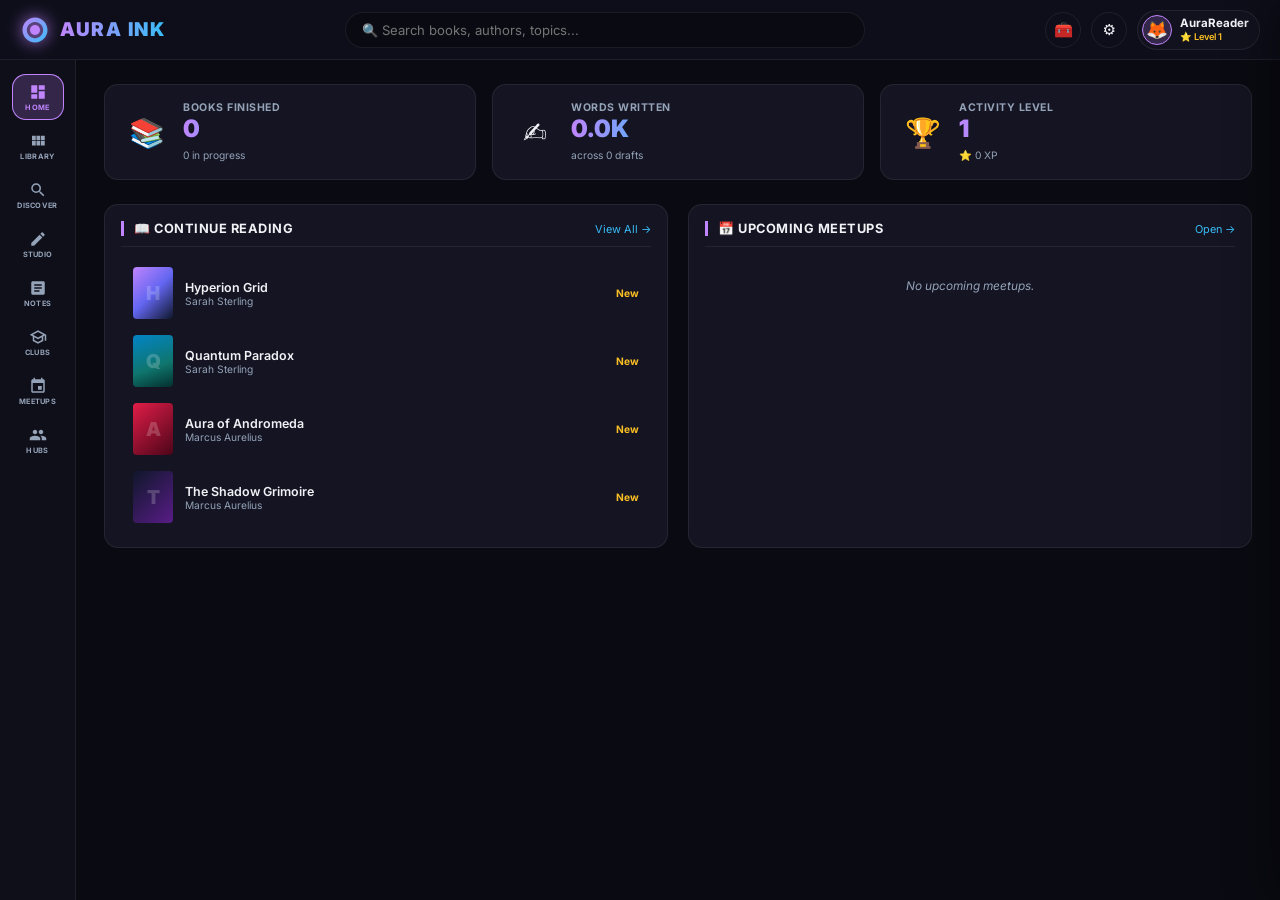
<file: com_ink.html>
<!DOCTYPE html>
<html lang="en">
<head>
<meta charset="UTF-8" />
<meta name="viewport" content="width=device-width, initial-scale=1.0" />
<link rel="manifest" id="manifest-link">
<meta name="theme-color" content="#00FFFF">
<title>Aura Ink — Studio</title>
<link rel="preconnect" href="https://fonts.googleapis.com">
<link rel="preconnect" href="https://fonts.gstatic.com" crossorigin>
<link href="https://fonts.googleapis.com/css2?family=Inter:wght@400;600;800;900&family=Playfair+Display:wght@400;700;900&family=Merriweather:wght@400;700&family=Lora:wght@400;700&family=Crimson+Text&family=DM+Serif+Display&family=Cormorant+Garamond:wght@400;700&family=Libre+Baskerville&family=IBM+Plex+Serif&family=Bitter&family=Cinzel:wght@400;700&family=Poppins:wght@400;700&family=Montserrat:wght@400;700&family=Raleway:wght@400;700&family=Space+Mono&family=JetBrains+Mono&family=Fira+Code&family=Source+Code+Pro&family=Caveat:wght@400;700&family=Pacifico&family=Kalam:wght@400;700&family=Indie+Flower&family=Architects+Daughter&family=Shadows+Into+Light&family=Permanent+Marker&family=Great+Vibes&family=Orbitron:wght@400;700&display=swap" rel="stylesheet">
<script>
(function(){try{
  var m={name:'Aura Ink — Studio',short_name:'Aura Ink',description:'Reading, writing, canvas studio, book clubs.',start_url:'.',scope:'.',display:'standalone',background_color:'#0a0a12',theme_color:'#00FFFF',icons:[]};
  var b=new Blob([JSON.stringify(m)],{type:'application/manifest+json'});
  document.getElementById('manifest-link').href=URL.createObjectURL(b);
}catch(e){}})();
</script>
<style>
/* ═══════ FONT INHERITANCE FIX (see prior fix) ═══════ */
*{margin:0;padding:0;box-sizing:border-box;-webkit-tap-highlight-color:transparent}
button,input,select,textarea{font-family:inherit}
:root{
  --bg-base:#0a0a12;--bg-panel:rgba(16,16,28,.92);--bg-card:rgba(24,24,40,.75);--bg-card-hover:rgba(32,32,52,.9);
  --border-glass:rgba(255,255,255,.07);--primary:#c084fc;--primary-dim:rgba(192,132,252,.2);
  --secondary:#38bdf8;--accent:#f43f5e;--gold:#fbbf24;--success:#10b981;--warn:#f59e0b;
  --glow-primary:0 0 25px rgba(192,132,252,.3);--glow-secondary:0 0 25px rgba(56,189,248,.3);--glow-gold:0 0 20px rgba(251,191,36,.3);
  --text-main:#f1f1f6;--text-muted:#94a3b8;--text-dim:#64748b;
  --input-text:#ffffff;--on-primary:#000000;
  --reader-size:1.15rem;--reader-line-height:1.8;
  --radius-sm:8px;--radius-md:14px;--radius-lg:20px;
  --transition:.25s cubic-bezier(.4,0,.2,1);
}
body[data-theme="sepia"]{--bg-base:#1c140e;--bg-panel:#2a1e16;--bg-card:#3d2c22;--bg-card-hover:#4a362a;--border-glass:rgba(255,255,255,.05);--text-main:#f0e6d2;--text-muted:#b09e80;--primary:#eab308;--secondary:#fda4af;--gold:#fbbf24;--glow-primary:0 0 25px rgba(234,179,8,.3);--input-text:#f0e6d2;--on-primary:#000}
body[data-theme="light"]{--bg-base:#f8f6f0;--bg-panel:#fff;--bg-card:#f0ede4;--bg-card-hover:#e8e4d8;--border-glass:rgba(0,0,0,.08);--text-main:#1c1917;--text-muted:#6b6661;--primary:#7c3aed;--secondary:#0284c7;--gold:#d97706;--glow-primary:0 0 25px rgba(124,58,237,.2);--input-text:#1c1917;--on-primary:#fff}
body{font-family:'Inter','Segoe UI',system-ui,sans-serif;background:var(--bg-base);color:var(--text-main);height:100vh;overflow:hidden;display:flex;flex-direction:column;transition:background .3s,color .3s}
::-webkit-scrollbar{width:8px;height:8px}::-webkit-scrollbar-track{background:transparent}::-webkit-scrollbar-thumb{background:var(--primary);border-radius:10px}
/* ── Low-data mode (Module C) ── */
body.low-data .book-cover img,
body.low-data .club-card-header,
body.low-data .dash-item-thumb img{display:none}
body.low-data .book-cover,
body.low-data .club-card-header,
body.low-data .dash-item-thumb{background:linear-gradient(135deg,#333,#111)!important}
body.low-data .club-current-book-thumb img{display:none}
body.low-data .club-current-book-thumb{background:linear-gradient(135deg,#333,#111)}
/* ── Offline banner ── */
#offline-banner{position:fixed;top:0;left:0;right:0;z-index:10000;background:linear-gradient(90deg,#f59e0b,#f97316);color:#000;font-size:.7rem;font-weight:800;text-align:center;padding:6px;letter-spacing:.4px;text-transform:uppercase;display:none;box-shadow:0 2px 12px rgba(0,0,0,.4)}
#offline-banner.show{display:block}
#offline-banner .queue-count{background:rgba(0,0,0,.25);border-radius:10px;padding:1px 8px;margin-left:8px}
#loading-screen{position:fixed;inset:0;background:var(--bg-base);z-index:99999;display:flex;flex-direction:column;align-items:center;justify-content:center;gap:24px;transition:opacity .7s ease}
.loader-ring{width:72px;height:72px;border:3px solid rgba(192,132,252,.1);border-top-color:var(--primary);border-bottom-color:var(--secondary);border-radius:50%;animation:spin 1.4s cubic-bezier(.5,0,.5,1) infinite;filter:drop-shadow(0 0 20px var(--primary))}
@keyframes spin{to{transform:rotate(360deg)}}
.loader-text{font-size:.95rem;font-weight:800;letter-spacing:3px;text-transform:uppercase;background:linear-gradient(90deg,var(--primary),var(--secondary));-webkit-background-clip:text;-webkit-text-fill-color:transparent}
header{height:60px;border-bottom:1px solid var(--border-glass);display:flex;align-items:center;justify-content:space-between;padding:0 20px;background:var(--bg-panel);backdrop-filter:blur(18px);z-index:100;flex-shrink:0}
.logo-section{display:flex;align-items:center;gap:10px;cursor:pointer}
.logo-icon{width:30px;height:30px;fill:url(#logoGrad);filter:drop-shadow(0 0 8px var(--primary))}
.logo-name{font-size:19px;font-weight:900;letter-spacing:1.5px;background:linear-gradient(90deg,var(--primary),var(--secondary));-webkit-background-clip:text;-webkit-text-fill-color:transparent}
.header-center{flex:1;max-width:520px;margin:0 20px}
.header-search{width:100%;height:36px;border:1px solid var(--border-glass);background:rgba(0,0,0,.25);border-radius:20px;color:var(--input-text);padding:0 16px;font-size:.82rem;outline:none;transition:var(--transition)}
.header-search:focus{border-color:var(--primary);box-shadow:var(--glow-primary)}
.header-right{display:flex;align-items:center;gap:10px}
.icon-btn{background:none;border:1px solid var(--border-glass);color:var(--text-main);width:36px;height:36px;border-radius:50%;display:flex;align-items:center;justify-content:center;cursor:pointer;transition:var(--transition);font-size:.95rem;position:relative}
.icon-btn:hover{border-color:var(--primary);background:var(--primary-dim);box-shadow:var(--glow-primary)}
.icon-btn .dot{position:absolute;top:-3px;right:-3px;width:10px;height:10px;border-radius:50%;background:var(--accent);border:2px solid var(--bg-panel);display:none}
.icon-btn .dot.show{display:block}
.profile-badge{display:flex;align-items:center;gap:8px;padding:4px 10px 4px 4px;border-radius:30px;border:1px solid var(--border-glass);cursor:pointer;transition:var(--transition);background:rgba(255,255,255,.02)}
.profile-badge:hover{border-color:var(--primary);box-shadow:var(--glow-primary)}
.profile-avatar{width:30px;height:30px;border-radius:50%;display:flex;align-items:center;justify-content:center;font-size:1.1rem;background:var(--primary-dim);border:1px solid var(--primary)}
.profile-info{display:flex;flex-direction:column;line-height:1.2}
.profile-name{font-size:.72rem;font-weight:700}
.profile-level{font-size:.58rem;color:var(--gold);font-weight:600}
.app-shell{flex:1;display:flex;overflow:hidden;position:relative}
.sidebar{width:76px;background:var(--bg-panel);border-right:1px solid var(--border-glass);display:flex;flex-direction:column;align-items:center;padding:14px 0;gap:3px;flex-shrink:0;z-index:40;overflow-y:auto}
.sidebar-btn{width:52px;height:46px;border-radius:var(--radius-md);background:none;border:none;color:var(--text-muted);cursor:pointer;display:flex;flex-direction:column;align-items:center;justify-content:center;gap:2px;transition:var(--transition);font-size:.46rem;font-weight:700;text-transform:uppercase;letter-spacing:.3px;flex-shrink:0}
.sidebar-btn svg{width:18px;height:18px;fill:currentColor}
.sidebar-btn:hover{color:var(--text-main);background:rgba(255,255,255,.03)}
.sidebar-btn.active{color:var(--primary);background:var(--primary-dim);box-shadow:inset 0 0 0 1px var(--primary)}
.viewport{flex:1;overflow-y:auto;padding:24px 28px;display:none;scroll-behavior:smooth;position:relative}
.viewport.active{display:block}
.viewport.no-scroll.active{display:flex;flex-direction:column;overflow:hidden;padding:0}
.dashboard-grid{display:grid;grid-template-columns:1fr 1fr 1fr;gap:16px;margin-bottom:24px}
.stat-card{background:var(--bg-card);border:1px solid var(--border-glass);border-radius:var(--radius-md);padding:16px 20px;display:flex;align-items:center;gap:14px;transition:var(--transition)}
.stat-card:hover{border-color:var(--primary);box-shadow:var(--glow-primary)}
.stat-icon{font-size:1.8rem;width:44px;text-align:center}
.stat-content h4{font-size:.66rem;text-transform:uppercase;letter-spacing:.5px;color:var(--text-muted)}
.stat-content .stat-number{font-size:1.5rem;font-weight:900;background:linear-gradient(90deg,var(--primary),var(--secondary));-webkit-background-clip:text;-webkit-text-fill-color:transparent}
.dashboard-shelves{display:grid;grid-template-columns:1fr 1fr;gap:20px}
.dash-shelf{background:var(--bg-card);border:1px solid var(--border-glass);border-radius:var(--radius-md);padding:16px}
.dash-shelf-header{display:flex;justify-content:space-between;align-items:center;border-bottom:1px solid var(--border-glass);padding-bottom:10px;margin-bottom:12px}
.dash-shelf-header h3{font-size:.8rem;text-transform:uppercase;letter-spacing:.5px;border-left:3px solid var(--primary);padding-left:10px}
.dash-shelf-header a{font-size:.68rem;color:var(--secondary);cursor:pointer;text-decoration:none}
.dash-item{display:flex;align-items:center;gap:12px;padding:8px 12px;border-radius:var(--radius-sm);transition:var(--transition);cursor:pointer}
.dash-item:hover{background:rgba(255,255,255,.03)}
.dash-item-thumb{width:40px;height:52px;border-radius:4px;display:flex;align-items:center;justify-content:center;font-size:1.2rem;font-weight:900;color:rgba(255,255,255,.2);flex-shrink:0;overflow:hidden}
.dash-item-thumb img{width:100%;height:100%;object-fit:cover}
.dash-item-meta{flex:1;min-width:0}
.dash-item-title{font-size:.78rem;font-weight:600;white-space:nowrap;overflow:hidden;text-overflow:ellipsis}
.dash-item-sub{font-size:.64rem;color:var(--text-muted)}
.dash-item-activity{font-size:.64rem;color:var(--gold);font-weight:700}
.empty-hint{padding:20px;text-align:center;color:var(--text-muted);font-size:.74rem;font-style:italic}
.library-header{display:flex;justify-content:space-between;align-items:center;margin-bottom:20px;flex-wrap:wrap;gap:12px}
.library-header h1{font-size:1.5rem;font-weight:900;letter-spacing:-.5px}
.library-filters{display:flex;gap:8px;flex-wrap:wrap}
.filter-pill{background:rgba(255,255,255,.03);border:1px solid var(--border-glass);color:var(--text-main);padding:6px 16px;border-radius:20px;font-size:.66rem;font-weight:700;text-transform:uppercase;letter-spacing:.5px;cursor:pointer;transition:var(--transition);white-space:nowrap}
.filter-pill:hover,.filter-pill.active{background:var(--primary);color:var(--on-primary);border-color:var(--primary);box-shadow:var(--glow-primary)}
.book-grid{display:grid;grid-template-columns:repeat(auto-fill,minmax(180px,1fr));gap:20px}
.book-card{background:var(--bg-card);border:1px solid var(--border-glass);border-radius:var(--radius-md);padding:12px;cursor:pointer;transition:var(--transition);display:flex;flex-direction:column;gap:10px;content-visibility:auto;contain-intrinsic-size:340px}
.book-card:hover{transform:translateY(-4px);border-color:var(--primary);box-shadow:var(--glow-primary);background:var(--bg-card-hover)}
.book-cover{width:100%;aspect-ratio:2/3;border-radius:var(--radius-sm);display:flex;align-items:center;justify-content:center;font-size:3rem;font-weight:900;color:rgba(255,255,255,.08);position:relative;overflow:hidden;border:1px solid rgba(255,255,255,.04);box-shadow:0 6px 20px rgba(0,0,0,.3)}
.book-cover img{width:100%;height:100%;object-fit:cover}
.book-cover .badge-type{position:absolute;top:8px;right:8px;background:rgba(0,0,0,.7);backdrop-filter:blur(6px);padding:2px 10px;border-radius:12px;font-size:.55rem;font-weight:700;text-transform:uppercase;color:var(--primary);border:1px solid var(--primary);z-index:2}
.book-cover .cover-title{position:absolute;inset:auto 8px 8px 8px;font-family:'Playfair Display',serif;font-size:.85rem;font-weight:700;color:#fff;text-shadow:0 2px 8px rgba(0,0,0,.8);text-align:center;line-height:1.2;pointer-events:none;z-index:2}
.book-cover .progress-bar-overlay{position:absolute;bottom:0;left:0;right:0;height:6px;background:rgba(0,0,0,.6);z-index:3}
.book-cover .progress-bar-overlay .fill{height:100%;background:linear-gradient(90deg,var(--primary),var(--secondary));transition:width .4s ease}
.book-cover .progress-badge{position:absolute;bottom:10px;right:8px;background:rgba(0,0,0,.75);color:#fff;font-size:.55rem;font-weight:800;padding:2px 6px;border-radius:8px;z-index:4}
.book-cover .finished-badge{position:absolute;top:8px;left:8px;background:var(--success);color:#000;font-size:.55rem;font-weight:900;padding:2px 8px;border-radius:10px;z-index:2}
.book-meta{display:flex;flex-direction:column;gap:2px;min-width:0}
.book-title{font-size:.82rem;font-weight:700;white-space:nowrap;overflow:hidden;text-overflow:ellipsis}
.book-author{font-size:.66rem;color:var(--primary)}
.book-publisher{font-size:.6rem;color:var(--text-muted)}
.book-bottom{display:flex;align-items:center;justify-content:space-between;margin-top:auto}
.book-like{background:none;border:none;color:var(--text-muted);cursor:pointer;display:flex;align-items:center;gap:4px;font-size:.7rem;font-weight:700;transition:var(--transition)}
.book-like:hover,.book-like.liked{color:var(--accent)}
.book-like.liked{cursor:default}
.book-action-btn{background:rgba(255,255,255,.03);border:1px solid var(--border-glass);border-radius:var(--radius-sm);padding:4px 12px;font-size:.6rem;font-weight:700;color:var(--text-main);cursor:pointer;transition:var(--transition)}
.book-action-btn:hover{background:var(--primary);color:var(--on-primary);border-color:var(--primary)}
/* Reader */
.reader-screen{position:fixed;inset:0;background:var(--bg-base);z-index:2000;display:none;flex-direction:column}
.reader-screen.active{display:flex}
.reader-header-bar{height:56px;border-bottom:1px solid var(--border-glass);display:flex;align-items:center;justify-content:space-between;padding:0 20px;background:var(--bg-panel);flex-shrink:0}
.reader-title{font-size:1rem;font-weight:800}
.reader-actions{display:flex;gap:10px;align-items:center}
.reader-exit-btn{background:rgba(244,63,94,.15);border:1px solid var(--accent);color:#fff;font-size:.68rem;font-weight:700;padding:6px 14px;border-radius:var(--radius-sm);cursor:pointer;text-transform:uppercase}
.reader-exit-btn:hover{background:var(--accent)}
.reader-workspace{flex:1;display:flex;overflow:hidden;position:relative}
.reader-content{flex:1;overflow-y:auto;padding:36px 44px;display:flex;justify-content:center;position:relative}
.reader-paper{width:100%;max-width:720px;font-family:'Georgia',serif;font-size:var(--reader-size);line-height:var(--reader-line-height);color:var(--text-main);padding-bottom:80px}
.reader-paper h1{font-size:2.1rem;margin-bottom:22px;border-bottom:1px solid var(--border-glass);padding-bottom:12px;font-weight:800}
.reader-paper p{margin-bottom:22px;text-align:justify}
.reader-meta-line{font-size:.72rem;color:var(--text-muted);margin-bottom:18px;display:flex;gap:16px;flex-wrap:wrap}
.reader-progress-bar{position:absolute;top:0;left:0;right:0;height:3px;background:rgba(0,0,0,.4);z-index:5}
.reader-progress-bar .fill{height:100%;background:linear-gradient(90deg,var(--primary),var(--secondary));transition:width .15s ease;width:0}
.reader-sidebar{width:280px;background:var(--bg-panel);border-left:1px solid var(--border-glass);padding:20px;display:flex;flex-direction:column;gap:16px;overflow-y:auto;flex-shrink:0}
.reader-sidebar h4{font-size:.66rem;text-transform:uppercase;letter-spacing:.5px;color:var(--primary);border-bottom:1px solid var(--border-glass);padding-bottom:6px}
.font-option-grid{display:grid;grid-template-columns:1fr 1fr;gap:6px;max-height:200px;overflow-y:auto;padding-right:4px}
.font-opt-btn{background:rgba(255,255,255,.02);border:1px solid var(--border-glass);color:var(--input-text);border-radius:var(--radius-sm);padding:8px 6px;font-size:.65rem;cursor:pointer;text-align:center;transition:var(--transition);font-weight:600;overflow:hidden;text-overflow:ellipsis;white-space:nowrap}
.font-opt-btn.active{border-color:var(--primary);background:var(--primary-dim);box-shadow:var(--glow-primary)}
.size-slider-row{display:flex;align-items:center;gap:10px}
.size-slider-row input[type="range"],.vol-row input[type="range"]{flex:1;-webkit-appearance:none;height:4px;background:rgba(255,255,255,.08);border-radius:2px;outline:none}
.size-slider-row input[type="range"]::-webkit-slider-thumb{-webkit-appearance:none;width:14px;height:14px;border-radius:50%;background:var(--primary);cursor:pointer}
.vol-row input[type="range"]::-webkit-slider-thumb{-webkit-appearance:none;width:14px;height:14px;border-radius:50%;background:var(--secondary);cursor:pointer}
.ambient-grid{display:grid;grid-template-columns:1fr 1fr;gap:6px}
.ambient-btn{background:rgba(255,255,255,.02);border:1px solid var(--border-glass);color:var(--input-text);border-radius:var(--radius-sm);padding:8px;font-size:.65rem;font-weight:600;cursor:pointer;transition:var(--transition);display:flex;justify-content:space-between;align-items:center}
.ambient-btn:hover,.ambient-btn.active{border-color:var(--secondary);background:rgba(56,189,248,.06)}
.ambient-dot{width:7px;height:7px;border-radius:50%;background:transparent}
.ambient-btn.active .ambient-dot{background:var(--secondary);animation:pulse 1.5s infinite}
@keyframes pulse{0%,100%{opacity:1}50%{opacity:.35}}
.vol-row{display:flex;align-items:center;gap:8px;font-size:.7rem;color:var(--text-muted)}
.review-star-row{display:flex;gap:4px;font-size:1.2rem;color:var(--text-muted);cursor:pointer}
.review-star-row span.active{color:var(--gold)}
.review-input-row{display:flex;gap:6px}
.review-input-row input{flex:1;background:rgba(0,0,0,.2);border:1px solid var(--border-glass);border-radius:var(--radius-sm);padding:6px 10px;color:var(--input-text);font-size:.72rem;outline:none}
.review-input-row button{background:var(--primary);border:none;color:var(--on-primary);font-weight:700;padding:6px 12px;border-radius:var(--radius-sm);cursor:pointer;font-size:.68rem}
.review-list{max-height:140px;overflow-y:auto;display:flex;flex-direction:column;gap:6px}
.review-item{font-size:.68rem;padding:6px 10px;background:rgba(255,255,255,.02);border-radius:var(--radius-sm)}
.review-item .review-user{font-weight:700;color:var(--primary)}
.review-item .review-stars{color:var(--gold)}
/* Editor */
.editor-shell{flex:1;display:flex;flex-direction:column;overflow:hidden;height:100%}
.editor-topbar{display:flex;align-items:center;gap:10px;padding:10px 16px;border-bottom:1px solid var(--border-glass);background:var(--bg-panel);flex-wrap:wrap;flex-shrink:0}
.editor-topbar input[type=text],.editor-topbar select{background:rgba(0,0,0,.25);border:1px solid var(--border-glass);border-radius:var(--radius-sm);padding:7px 12px;color:var(--input-text);font-size:.82rem;outline:none}
.editor-topbar input[type=text]:focus,.editor-topbar select:focus{border-color:var(--primary)}
#edit-title{flex:1;min-width:140px;font-weight:700}
.tb-btn{background:rgba(255,255,255,.03);border:1px solid var(--border-glass);color:var(--text-main);padding:7px 12px;border-radius:var(--radius-sm);font-size:.72rem;font-weight:700;cursor:pointer;transition:var(--transition);white-space:nowrap}
.tb-btn:hover{border-color:var(--primary);background:var(--primary-dim)}
.tb-btn.primary{background:var(--primary);color:var(--on-primary);border-color:var(--primary)}
.canvas-toolbar{display:flex;align-items:center;gap:6px;padding:8px 16px;border-bottom:1px solid var(--border-glass);background:var(--bg-panel);flex-wrap:wrap;flex-shrink:0;overflow-x:auto}
.tool-group{display:flex;align-items:center;gap:4px;padding-right:8px;border-right:1px solid var(--border-glass)}
.tool-group:last-child{border-right:none}
.tool-btn{background:none;border:1px solid transparent;color:var(--text-muted);padding:6px 9px;border-radius:var(--radius-sm);font-size:.75rem;font-weight:700;cursor:pointer;transition:var(--transition);min-width:32px;text-align:center}
.tool-btn:hover{color:var(--text-main);background:rgba(255,255,255,.06)}
.tool-btn.active{color:var(--primary);background:var(--primary-dim);border-color:var(--primary)}
.tool-select{background:rgba(0,0,0,.25);border:1px solid var(--border-glass);color:var(--input-text);font-size:.7rem;padding:5px 6px;border-radius:var(--radius-sm);outline:none;max-width:130px}
.canvas-main{flex:1;display:flex;overflow:hidden;position:relative}
.canvas-scroll{flex:1;overflow:auto;background:linear-gradient(45deg,rgba(255,255,255,.015) 25%,transparent 25%),linear-gradient(-45deg,rgba(255,255,255,.015) 25%,transparent 25%),linear-gradient(45deg,transparent 75%,rgba(255,255,255,.015) 75%),linear-gradient(-45deg,transparent 75%,rgba(255,255,255,.015) 75%);background-size:32px 32px;position:relative}
.canvas-scroll.panning{cursor:grabbing}
.canvas-stage-wrap{position:absolute;top:0;left:0;transform-origin:0 0;padding:60px;will-change:transform}
.canvas-stage{width:800px;min-height:1130px;background:#fff;color:#111;position:relative;box-shadow:0 12px 60px rgba(0,0,0,.6);border-radius:2px}
.canvas-stage[data-page="dark"]{background:#1a1a24;color:#f1f1f6}
.canvas-stage[data-page="sepia"]{background:#f4ecd8;color:#3d2c22}
.canvas-el{position:absolute;user-select:none;cursor:move;box-sizing:border-box}
.canvas-el.text{padding:6px 8px;white-space:pre-wrap;word-wrap:break-word;min-width:60px;min-height:30px;outline:none;line-height:1.5}
.canvas-el.text:focus{cursor:text;outline:2px solid var(--primary)}
.canvas-el.image img{width:100%;height:100%;object-fit:cover;display:block;pointer-events:none;border-radius:inherit}
.canvas-el.selected{outline:1.5px dashed var(--primary);outline-offset:4px}
.handle{position:absolute;width:12px;height:12px;background:var(--primary);border:2px solid #fff;border-radius:50%;z-index:10}
.handle.tl{top:-6px;left:-6px;cursor:nwse-resize}.handle.tr{top:-6px;right:-6px;cursor:nesw-resize}
.handle.bl{bottom:-6px;left:-6px;cursor:nesw-resize}.handle.br{bottom:-6px;right:-6px;cursor:nwse-resize}
.el-delete{position:absolute;top:-14px;right:-14px;width:22px;height:22px;background:var(--accent);color:#fff;border:none;border-radius:50%;font-size:.7rem;font-weight:900;cursor:pointer;z-index:11}
.canvas-props{width:260px;background:var(--bg-panel);border-left:1px solid var(--border-glass);overflow-y:auto;padding:16px;display:flex;flex-direction:column;gap:14px;flex-shrink:0}
.canvas-props h4{font-size:.66rem;text-transform:uppercase;color:var(--primary);letter-spacing:.5px;padding-bottom:6px;border-bottom:1px solid var(--border-glass);margin-bottom:6px}
.prop-row{display:flex;flex-direction:column;gap:4px}
.prop-row label{font-size:.6rem;font-weight:700;text-transform:uppercase;color:var(--text-muted)}
.prop-row input,.prop-row select{background:rgba(0,0,0,.25);border:1px solid var(--border-glass);border-radius:var(--radius-sm);padding:6px 9px;color:var(--input-text);font-size:.72rem;outline:none}
.prop-row input[type=color]{background:none;border:1px solid var(--border-glass);height:30px;width:100%;cursor:pointer;padding:2px}
.prop-2{display:grid;grid-template-columns:1fr 1fr;gap:6px}
.prop-empty{font-size:.72rem;color:var(--text-muted);text-align:center;padding:30px 10px;font-style:italic}
/* Notes */
.notes-header{display:flex;justify-content:space-between;align-items:center;margin-bottom:20px;flex-wrap:wrap;gap:10px}
.notes-header h1{font-size:1.5rem;font-weight:900}
.notes-toolbar{display:flex;gap:8px;flex-wrap:wrap}
.notes-grid{display:grid;grid-template-columns:repeat(auto-fill,minmax(240px,1fr));gap:18px;align-items:start}
.sticky{position:relative;border-radius:10px;padding:18px 16px 42px;min-height:200px;box-shadow:0 8px 24px rgba(0,0,0,.35);display:flex;flex-direction:column;transition:transform .2s ease,box-shadow .2s ease}
.sticky:hover{box-shadow:0 12px 32px rgba(0,0,0,.5)}
.sticky textarea{width:100%;flex:1;border:none;background:none;outline:none;resize:none;font-family:inherit;font-size:1.05rem;line-height:1.45;color:inherit;min-height:140px}
.sticky-footer{position:absolute;bottom:8px;left:12px;right:12px;display:flex;justify-content:space-between;align-items:center;font-size:.6rem;opacity:.7}
.sticky-actions{display:flex;gap:4px}
.sticky-actions button{background:rgba(0,0,0,.08);border:none;border-radius:4px;width:22px;height:22px;font-size:.7rem;cursor:pointer;color:inherit}
.sticky-actions button:hover{background:rgba(0,0,0,.2)}
.sticky.auto-tagged::after{content:'✨ auto';position:absolute;top:6px;right:10px;font-size:.55rem;font-weight:800;letter-spacing:.5px;text-transform:uppercase;opacity:.5}
/* Tools */
.tools-panel{position:fixed;top:0;right:0;height:100vh;width:340px;background:var(--bg-panel);border-left:1px solid var(--border-glass);z-index:1500;transform:translateX(100%);transition:transform .3s cubic-bezier(.4,0,.2,1);display:flex;flex-direction:column;padding:20px;gap:14px;box-shadow:-10px 0 40px rgba(0,0,0,.4)}
.tools-panel.open{transform:translateX(0)}
.tools-panel h3{font-size:.95rem;font-weight:800;display:flex;justify-content:space-between;align-items:center}
.tools-panel h3 button{background:none;border:none;color:var(--text-muted);font-size:1.3rem;cursor:pointer}
.tool-tabs{display:flex;gap:6px;flex-wrap:wrap}
.tool-tabs button{flex:1;min-width:70px;background:rgba(255,255,255,.03);border:1px solid var(--border-glass);color:var(--text-main);padding:6px;border-radius:var(--radius-sm);font-size:.65rem;font-weight:700;cursor:pointer}
.tool-tabs button.active{background:var(--primary);color:var(--on-primary);border-color:var(--primary)}
.tool-pane{display:none;flex-direction:column;gap:10px;flex:1;overflow-y:auto}
.tool-pane.active{display:flex}
.tool-pane input,.tool-pane select{background:rgba(0,0,0,.25);border:1px solid var(--border-glass);border-radius:var(--radius-sm);padding:8px 10px;color:var(--input-text);font-size:.75rem;outline:none}
.tool-pane .tp-btn{background:var(--primary);color:var(--on-primary);border:none;border-radius:var(--radius-sm);padding:8px;font-weight:800;font-size:.72rem;cursor:pointer}
.stat-block{background:var(--bg-card);border:1px solid var(--border-glass);border-radius:var(--radius-sm);padding:10px 12px;display:flex;justify-content:space-between;font-size:.75rem}
.stat-block strong{color:var(--primary);font-weight:900}
.engine-grid{display:grid;grid-template-columns:1fr 1fr;gap:6px}
.engine-grid button{background:rgba(255,255,255,.03);border:1px solid var(--border-glass);color:var(--text-main);padding:8px;border-radius:var(--radius-sm);font-size:.7rem;font-weight:700;cursor:pointer}
.engine-grid button:hover{border-color:var(--primary);color:var(--primary)}
/* Hubs */
.hubs-grid{display:grid;grid-template-columns:1fr 1fr;gap:22px}
.hub-card{background:var(--bg-card);border:1px solid var(--border-glass);border-radius:var(--radius-lg);padding:20px;display:flex;flex-direction:column;gap:12px}
.hub-card h3{font-size:.95rem;font-weight:800;display:flex;align-items:center;gap:8px}
.hub-card p{font-size:.78rem;color:var(--text-muted)}
.hub-stats{display:flex;gap:14px;font-size:.68rem;color:var(--text-muted)}
.hub-stats span span{font-weight:700;color:var(--text-main)}
.hub-post-list{display:flex;flex-direction:column;gap:8px;max-height:240px;overflow-y:auto}
.hub-post{background:rgba(255,255,255,.02);border:1px solid var(--border-glass);border-radius:var(--radius-sm);padding:10px 12px}
.hub-post-user{font-weight:700;color:var(--primary);font-size:.72rem}
.hub-post-text{font-size:.78rem;margin-top:3px;word-wrap:break-word}
.hub-post-actions{display:flex;gap:10px;margin-top:6px;font-size:.6rem;color:var(--text-muted)}
.hub-input-row{display:flex;gap:6px}
.hub-input-row input{flex:1;background:rgba(0,0,0,.2);border:1px solid var(--border-glass);border-radius:var(--radius-sm);padding:8px 10px;color:var(--input-text);font-size:.72rem;outline:none}
.hub-input-row button{background:var(--secondary);border:none;color:var(--on-primary);font-weight:700;padding:8px 14px;border-radius:var(--radius-sm);cursor:pointer;font-size:.68rem}
/* Clubs */
.clubs-toolbar{display:flex;justify-content:space-between;align-items:center;gap:12px;margin-bottom:20px;flex-wrap:wrap}
.clubs-toolbar h1{font-size:1.5rem;font-weight:900}
.clubs-grid{display:grid;grid-template-columns:repeat(auto-fill,minmax(280px,1fr));gap:18px}
.club-card{background:var(--bg-card);border:1px solid var(--border-glass);border-radius:var(--radius-lg);overflow:hidden;cursor:pointer;transition:var(--transition);display:flex;flex-direction:column;content-visibility:auto;contain-intrinsic-size:320px}
.club-card:hover{transform:translateY(-4px);border-color:var(--primary);box-shadow:var(--glow-primary)}
.club-card-header{height:90px;position:relative;display:flex;align-items:center;justify-content:center;font-size:2.4rem}
.club-card-body{padding:14px 16px 16px;display:flex;flex-direction:column;gap:8px}
.club-card h3{font-size:.95rem;font-weight:800}
.club-card .club-desc{font-size:.72rem;color:var(--text-muted);line-height:1.4;min-height:2.6em}
.club-card-meta{display:flex;justify-content:space-between;font-size:.65rem;color:var(--text-muted);border-top:1px solid var(--border-glass);padding-top:8px;margin-top:4px}
.club-card-meta strong{color:var(--primary)}
.club-current-book{display:flex;align-items:center;gap:10px;background:rgba(0,0,0,.2);border-radius:var(--radius-sm);padding:8px 10px;font-size:.72rem}
.club-current-book-thumb{width:28px;height:38px;border-radius:3px;flex-shrink:0;overflow:hidden}
.club-current-book-thumb img{width:100%;height:100%;object-fit:cover}
.club-vibe-tags{display:flex;gap:4px;flex-wrap:wrap;margin-top:4px}
.vibe-tag{background:var(--primary-dim);color:var(--primary);font-size:.55rem;font-weight:700;padding:2px 8px;border-radius:10px;text-transform:uppercase;letter-spacing:.3px}
.club-detail{display:none}
.club-detail.active{display:block}
.club-detail-header{background:linear-gradient(135deg,var(--primary-dim),rgba(56,189,248,.12));border:1px solid var(--border-glass);border-radius:var(--radius-lg);padding:20px 22px;margin-bottom:20px;display:flex;gap:20px;flex-wrap:wrap;align-items:center}
.club-back-btn{background:rgba(255,255,255,.05);border:1px solid var(--border-glass);color:var(--text-main);padding:6px 12px;border-radius:var(--radius-sm);font-size:.7rem;font-weight:700;cursor:pointer;margin-bottom:14px}
.club-back-btn:hover{border-color:var(--primary);color:var(--primary)}
.club-detail-header .club-icon{font-size:3rem;width:72px;height:72px;border-radius:50%;background:rgba(0,0,0,.3);display:flex;align-items:center;justify-content:center;flex-shrink:0}
.club-detail-header .club-info{flex:1;min-width:200px}
.club-detail-header h2{font-size:1.3rem;font-weight:900;margin-bottom:4px}
.club-detail-header p{font-size:.78rem;color:var(--text-muted);line-height:1.4;margin-bottom:8px}
.club-detail-stats{display:flex;gap:18px;font-size:.72rem;color:var(--text-muted);flex-wrap:wrap}
.club-detail-stats strong{color:var(--primary);font-weight:900}
.club-tabs{display:flex;gap:6px;margin-bottom:16px;border-bottom:1px solid var(--border-glass);flex-wrap:wrap}
.club-tabs button{background:none;border:none;color:var(--text-muted);padding:10px 14px;font-size:.76rem;font-weight:700;cursor:pointer;border-bottom:2px solid transparent;transition:var(--transition)}
.club-tabs button:hover{color:var(--text-main)}
.club-tabs button.active{color:var(--primary);border-bottom-color:var(--primary)}
.club-pane{display:none}
.club-pane.active{display:block}
.thread-list{display:flex;flex-direction:column;gap:10px}
.thread-card{background:var(--bg-card);border:1px solid var(--border-glass);border-radius:var(--radius-md);padding:14px 16px;cursor:pointer;transition:var(--transition)}
.thread-card:hover{border-color:var(--primary);background:var(--bg-card-hover)}
.thread-card h4{font-size:.88rem;font-weight:700;margin-bottom:4px;color:var(--primary)}
.thread-card p{font-size:.75rem;color:var(--text-muted);line-height:1.4;margin-bottom:6px;overflow:hidden;display:-webkit-box;-webkit-line-clamp:2;-webkit-box-orient:vertical}
.thread-card-meta{display:flex;gap:12px;font-size:.65rem;color:var(--text-muted)}
.thread-create-row,.thread-reply-row{display:flex;gap:6px;margin-bottom:12px}
.thread-create-row input,.thread-reply-row textarea{flex:1;background:rgba(0,0,0,.25);border:1px solid var(--border-glass);border-radius:var(--radius-sm);padding:8px 12px;color:var(--input-text);font-size:.78rem;outline:none;font-family:inherit;resize:vertical;min-height:38px;max-height:120px}
.thread-create-row input:focus,.thread-reply-row textarea:focus{border-color:var(--primary)}
.thread-create-row button,.thread-reply-row button{background:var(--primary);border:none;color:var(--on-primary);font-weight:700;padding:8px 16px;border-radius:var(--radius-sm);cursor:pointer;font-size:.72rem;align-self:flex-end}
.thread-detail{background:var(--bg-card);border:1px solid var(--border-glass);border-radius:var(--radius-md);padding:18px}
.thread-detail h3{font-size:1rem;font-weight:800;margin-bottom:4px}
.thread-detail-meta{font-size:.68rem;color:var(--text-muted);margin-bottom:14px;padding-bottom:10px;border-bottom:1px solid var(--border-glass)}
.thread-post{display:flex;gap:10px;padding:10px 0;border-bottom:1px solid rgba(255,255,255,.04)}
.thread-post:last-child{border-bottom:none}
.thread-post-avatar{width:32px;height:32px;border-radius:50%;background:var(--primary-dim);border:1px solid var(--primary);display:flex;align-items:center;justify-content:center;font-size:1rem;flex-shrink:0}
.thread-post-body{flex:1;min-width:0}
.thread-post-author{font-size:.72rem;font-weight:700;color:var(--primary);margin-bottom:2px}
.thread-post-text{font-size:.8rem;line-height:1.5;word-wrap:break-word}
.thread-post-footer{display:flex;gap:12px;margin-top:6px;font-size:.62rem;color:var(--text-muted)}
.thread-post-footer button{background:none;border:none;color:var(--text-muted);cursor:pointer;font-size:.62rem}
.thread-post-footer button:hover{color:var(--accent)}
/* Module B: Spoiler */
.spoiler-delim{display:inline-flex;align-items:center;gap:6px;background:rgba(244,63,94,.12);border:1px solid var(--accent);color:var(--accent);font-size:.62rem;font-weight:800;padding:2px 8px;border-radius:10px;text-transform:uppercase;letter-spacing:.3px;margin-bottom:8px}
.spoiler-blur{position:relative;filter:blur(7px);cursor:pointer;transition:filter .35s ease;user-select:none}
.spoiler-blur:hover{filter:blur(4px)}
.spoiler-blur.revealed{filter:none;cursor:auto;user-select:auto}
.spoiler-blur::after{content:'🔒 Click to reveal';position:absolute;inset:0;display:flex;align-items:center;justify-content:center;background:rgba(0,0,0,.5);color:#fff;font-size:.7rem;font-weight:800;letter-spacing:.5px;text-transform:uppercase;filter:blur(0)!important;border-radius:6px}
.spoiler-blur.revealed::after{display:none}
/* Module B: IRV */
.irv-container{background:var(--bg-card);border:1px solid var(--border-glass);border-radius:var(--radius-md);padding:16px}
.irv-head{display:flex;justify-content:space-between;align-items:center;margin-bottom:12px;flex-wrap:wrap;gap:8px}
.irv-head h4{font-size:.85rem;font-weight:800;color:var(--primary)}
.irv-status{font-size:.62rem;font-weight:800;text-transform:uppercase;letter-spacing:.5px;padding:3px 10px;border-radius:10px;background:var(--primary-dim);color:var(--primary)}
.irv-candidate{display:flex;gap:10px;padding:10px;background:rgba(255,255,255,.02);border:1px solid var(--border-glass);border-radius:var(--radius-sm);margin-bottom:8px;align-items:center}
.irv-candidate-cover{width:36px;height:50px;border-radius:4px;flex-shrink:0;overflow:hidden;background:linear-gradient(135deg,#666,#333)}
.irv-candidate-info{flex:1;min-width:0}
.irv-candidate-info strong{font-size:.78rem;display:block}
.irv-candidate-info span{font-size:.65rem;color:var(--text-muted)}
.irv-ranks{display:flex;gap:4px}
.irv-rank-btn{width:26px;height:26px;border-radius:6px;border:1px solid var(--border-glass);background:rgba(0,0,0,.2);color:var(--text-muted);font-size:.7rem;font-weight:900;cursor:pointer;transition:var(--transition)}
.irv-rank-btn:hover{border-color:var(--primary);color:var(--primary)}
.irv-rank-btn.rank1.active{background:#fbbf24;color:#000;border-color:#fbbf24}
.irv-rank-btn.rank2.active{background:#94a3b8;color:#000;border-color:#94a3b8}
.irv-rank-btn.rank3.active{background:#b45309;color:#fff;border-color:#b45309}
.irv-results{margin-top:12px;padding-top:12px;border-top:1px solid var(--border-glass)}
.irv-round{font-size:.7rem;color:var(--text-muted);margin-bottom:6px;line-height:1.5}
.irv-round strong{color:var(--primary)}
/* Module A: Meetups */
.meetup-card{background:var(--bg-card);border:1px solid var(--border-glass);border-radius:var(--radius-md);padding:16px;margin-bottom:12px}
.meetup-head{display:flex;justify-content:space-between;align-items:start;gap:12px;margin-bottom:12px;flex-wrap:wrap}
.meetup-title{font-size:1rem;font-weight:800;margin-bottom:4px}
.meetup-meta{font-size:.7rem;color:var(--text-muted);display:flex;gap:12px;flex-wrap:wrap;margin-top:4px}
.meetup-format-badge{display:inline-flex;align-items:center;gap:5px;font-size:.6rem;font-weight:800;padding:3px 9px;border-radius:10px;text-transform:uppercase;letter-spacing:.4px}
.format-physical{background:rgba(16,185,129,.15);color:#10b981;border:1px solid #10b981}
.format-virtual{background:rgba(56,189,248,.15);color:#38bdf8;border:1px solid #38bdf8}
.format-hybrid{background:rgba(192,132,252,.15);color:#c084fc;border:1px solid #c084fc}
.rsvp-row{display:flex;gap:6px;margin-top:10px;flex-wrap:wrap}
.rsvp-btn{flex:1;min-width:80px;background:rgba(255,255,255,.03);border:1px solid var(--border-glass);color:var(--text-main);padding:8px 10px;border-radius:var(--radius-sm);font-size:.7rem;font-weight:700;cursor:pointer;transition:var(--transition);display:flex;align-items:center;justify-content:center;gap:5px}
.rsvp-btn:hover{border-color:var(--primary)}
.rsvp-btn.yes.active{background:rgba(16,185,129,.2);border-color:#10b981;color:#10b981}
.rsvp-btn.maybe.active{background:rgba(245,158,11,.2);border-color:#f59e0b;color:#f59e0b}
.rsvp-btn.no.active{background:rgba(244,63,94,.2);border-color:#f43f5e;color:#f43f5e}
.rsvp-counts{display:flex;gap:14px;font-size:.66rem;color:var(--text-muted);margin-top:8px}
.rsvp-counts b{color:var(--text-main);font-weight:900}
.silent-timer{margin-top:12px;padding:14px;border-radius:var(--radius-sm);background:rgba(0,0,0,.25);border:1px solid var(--border-glass);display:flex;flex-direction:column;gap:8px}
.silent-timer.reading{background:linear-gradient(135deg,rgba(56,189,248,.15),rgba(99,102,241,.15));border-color:var(--secondary)}
.silent-timer.social{background:linear-gradient(135deg,rgba(192,132,252,.18),rgba(244,63,94,.15));border-color:var(--primary)}
.silent-head{display:flex;justify-content:space-between;align-items:center;font-size:.72rem;font-weight:800;text-transform:uppercase;letter-spacing:.5px}
.silent-countdown{font-family:'Space Mono',monospace;font-size:1.8rem;font-weight:900;letter-spacing:1.5px;text-align:center}
.silent-timer.reading .silent-countdown{color:var(--secondary)}
.silent-timer.social .silent-countdown{color:var(--primary)}
.silent-controls{display:flex;gap:6px}
.silent-controls button{flex:1;background:rgba(255,255,255,.08);border:1px solid var(--border-glass);color:var(--text-main);padding:6px;border-radius:var(--radius-sm);font-size:.66rem;font-weight:700;cursor:pointer}
.silent-controls button:hover{border-color:var(--primary);color:var(--primary)}
.meetup-loc-row{display:flex;gap:8px;margin-top:8px;font-size:.7rem;color:var(--text-muted);flex-wrap:wrap}
.meetup-loc-row a{color:var(--secondary);text-decoration:none}
.meetup-loc-row a:hover{text-decoration:underline}
/* Discovery (Module D) */
.discover-filters{background:var(--bg-card);border:1px solid var(--border-glass);border-radius:var(--radius-md);padding:16px;margin-bottom:20px;display:flex;flex-direction:column;gap:14px}
.disc-group{display:flex;flex-direction:column;gap:6px}
.disc-group label{font-size:.68rem;font-weight:800;text-transform:uppercase;color:var(--primary);letter-spacing:.5px}
.disc-pills{display:flex;gap:6px;flex-wrap:wrap}
.disc-pill{background:rgba(255,255,255,.03);border:1px solid var(--border-glass);color:var(--text-main);padding:5px 12px;border-radius:16px;font-size:.68rem;font-weight:700;cursor:pointer;transition:var(--transition)}
.disc-pill:hover{border-color:var(--primary)}
.disc-pill.active{background:var(--primary);color:var(--on-primary);border-color:var(--primary)}
.disc-results-meta{font-size:.7rem;color:var(--text-muted);margin-bottom:10px;display:flex;justify-content:space-between;align-items:center;flex-wrap:wrap;gap:8px}
/* Modals */
.modal-overlay{position:fixed;inset:0;background:rgba(5,5,10,.92);backdrop-filter:blur(14px);z-index:3000;display:none;align-items:center;justify-content:center;opacity:0;transition:opacity .3s;padding:20px}
.modal-overlay.active{opacity:1;display:flex}
.modal-box{background:var(--bg-panel);border:1px solid var(--border-glass);border-radius:var(--radius-lg);width:100%;max-width:560px;max-height:88vh;overflow-y:auto;padding:26px;display:flex;flex-direction:column;gap:16px;box-shadow:0 20px 60px rgba(0,0,0,.6);transform:scale(.95);transition:transform .3s}
.modal-overlay.active .modal-box{transform:scale(1)}
.modal-box h2{font-size:1.05rem;font-weight:800;border-bottom:1px solid var(--border-glass);padding-bottom:12px;display:flex;justify-content:space-between;align-items:center}
.modal-box h2 button{background:none;border:none;color:var(--text-muted);font-size:1.3rem;cursor:pointer}
.settings-field{display:flex;flex-direction:column;gap:4px}
.settings-field label{font-size:.68rem;font-weight:700;text-transform:uppercase;color:var(--text-muted)}
.settings-field input,.settings-field textarea,.settings-field select{background:rgba(0,0,0,.2);border:1px solid var(--border-glass);border-radius:var(--radius-sm);padding:8px 12px;color:var(--input-text);font-size:.82rem;outline:none;font-family:inherit}
.settings-field input:focus,.settings-field textarea:focus,.settings-field select:focus{border-color:var(--primary)}
.theme-row{display:flex;gap:12px}
.theme-swatch{width:34px;height:34px;border-radius:50%;cursor:pointer;border:2px solid transparent}
.theme-swatch.active{border-color:var(--primary);box-shadow:var(--glow-primary)}
.theme-midnight{background:#0a0a12}.theme-sepia{background:#3d2c22}.theme-light{background:#7c3aed}
.avatar-picker{display:flex;gap:8px;flex-wrap:wrap}
.avatar-opt{width:36px;height:36px;border-radius:50%;display:flex;align-items:center;justify-content:center;font-size:1.1rem;border:2px solid transparent;cursor:pointer;background:rgba(255,255,255,.03)}
.avatar-opt.active{border-color:var(--primary)}
.cover-grid{display:grid;grid-template-columns:repeat(auto-fill,minmax(120px,1fr));gap:14px}
.cover-preset{aspect-ratio:2/3;border-radius:8px;cursor:pointer;position:relative;overflow:hidden;border:2px solid transparent;transition:var(--transition);display:flex;flex-direction:column;justify-content:flex-end;padding:10px;box-shadow:0 6px 16px rgba(0,0,0,.4)}
.cover-preset:hover,.cover-preset.active{border-color:var(--primary);transform:translateY(-3px)}
.cover-preset .cp-title{font-family:'Playfair Display',serif;font-size:.85rem;font-weight:700;color:#fff;text-shadow:0 2px 8px rgba(0,0,0,.9);line-height:1.15}
.cover-preset .cp-author{font-size:.6rem;color:rgba(255,255,255,.8);margin-top:3px}
/* Toast */
.toast-container{position:fixed;bottom:26px;left:50%;transform:translateX(-50%);z-index:9999;display:flex;flex-direction:column;align-items:center;gap:8px;pointer-events:none}
.toast{background:var(--bg-panel);border:1px solid var(--primary);backdrop-filter:blur(14px);padding:11px 26px;border-radius:30px;font-size:.78rem;font-weight:600;color:var(--text-main);box-shadow:var(--glow-primary);animation:toastIn .4s ease,toastOut .4s ease 2.6s forwards;pointer-events:auto;text-align:center;max-width:80vw}
@keyframes toastIn{0%{opacity:0;transform:translateY(20px) scale(.9)}100%{opacity:1;transform:translateY(0) scale(1)}}
@keyframes toastOut{0%{opacity:1;transform:translateY(0) scale(1)}100%{opacity:0;transform:translateY(-20px) scale(.9)}}
@media (max-width:1024px){
  .dashboard-grid{grid-template-columns:1fr 1fr}
  .dashboard-shelves,.hubs-grid{grid-template-columns:1fr}
  .canvas-props{width:220px}
  .canvas-stage{width:640px;min-height:900px}
  .reader-sidebar{width:220px}
}
@media (max-width:768px){
  header{padding:0 10px;height:56px}.logo-name{font-size:16px}
  .header-center{margin:0 8px}.profile-info{display:none}
  .sidebar{width:58px;padding:10px 0}.sidebar-btn{width:44px;height:42px;font-size:.42rem}
  .sidebar-btn svg{width:15px;height:15px}
  .viewport{padding:14px}.dashboard-grid{grid-template-columns:1fr}
  .book-grid{grid-template-columns:repeat(auto-fill,minmax(140px,1fr));gap:12px}
  .reader-sidebar{width:170px;padding:10px}.reader-content{padding:14px}
  .editor-shell .canvas-props{display:none}.canvas-stage{width:520px;min-height:740px}
  .tools-panel{width:100%;max-width:340px}.clubs-grid{grid-template-columns:1fr}
}
@media (max-width:480px){
  .sidebar{width:48px}.sidebar-btn{width:38px;height:38px;font-size:.4rem}
  .sidebar-btn svg{width:14px;height:14px}
  .header-center{display:none}.canvas-stage{width:420px;min-height:600px}
  .notes-grid{grid-template-columns:1fr}
}
</style>
</head>
<body>

<svg style="width:0;height:0;position:absolute" aria-hidden="true"><defs>
  <linearGradient id="logoGrad" x1="0%" y1="0%" x2="100%" y2="100%"><stop offset="0%" stop-color="#c084fc"/><stop offset="100%" stop-color="#38bdf8"/></linearGradient>
</defs></svg>

<div id="offline-banner">📡 You're offline · changes will sync automatically <span class="queue-count" id="queue-count">0</span></div>
<div id="loading-screen"><div class="loader-ring"></div><div class="loader-text">Aura Ink</div></div>
<div class="toast-container" id="toast-container"></div>

<header>
  <div class="logo-section" onclick="location.reload()">
    <svg class="logo-icon" viewBox="0 0 24 24"><path d="M12 2C6.48 2 2 6.48 2 12s4.48 10 10 10 10-4.48 10-10S17.52 2 12 2zm0 16.5c-3.58 0-6.5-2.92-6.5-6.5S8.42 5.5 12 5.5s6.5 2.92 6.5 6.5-2.92 6.5-6.5 6.5z"/><circle cx="12" cy="12" r="4" fill="var(--primary)"/></svg>
    <span class="logo-name">AURA INK</span>
  </div>
  <div class="header-center"><input class="header-search" id="global-search" placeholder="🔍 Search books, authors, topics..." oninput="handleGlobalSearch(this.value)"></div>
  <div class="header-right">
    <button class="icon-btn" onclick="toggleToolsPanel()" title="Writing tools">🧰</button>
    <button class="icon-btn" onclick="toggleSettingsModal()" title="Settings">⚙️<span class="dot" id="offline-dot"></span></button>
    <div class="profile-badge" onclick="toggleSettingsModal()">
      <div class="profile-avatar" id="header-avatar">🦊</div>
      <div class="profile-info"><span class="profile-name" id="header-name">AuraReader</span><span class="profile-level" id="header-level">⭐ Level 1</span></div>
    </div>
  </div>
</header>

<div class="app-shell">
  <nav class="sidebar">
    <button class="sidebar-btn active" onclick="navigateViewport('dashboard')" id="tab-dashboard"><svg viewBox="0 0 24 24"><path d="M3 13h8V3H3v10zm0 8h8v-6H3v6zm10 0h8V11h-8v10zm0-18v6h8V3h-8z"/></svg><span>Home</span></button>
    <button class="sidebar-btn" onclick="navigateViewport('library')" id="tab-library"><svg viewBox="0 0 24 24"><path d="M4 11h5V5H4v6zm0 7h5v-6H4v6zm6 0h5v-6h-5v6zm6 0h5v-6h-5v6zm-6-7h5V5h-5v6zm6-6v6h5V5h-5z"/></svg><span>Library</span></button>
    <button class="sidebar-btn" onclick="navigateViewport('discover')" id="tab-discover"><svg viewBox="0 0 24 24"><path d="M15.5 14h-.79l-.28-.27A6.471 6.471 0 0 0 16 9.5 6.5 6.5 0 1 0 9.5 16c1.61 0 3.09-.59 4.23-1.57l.27.28v.79l5 4.99L20.49 19l-4.99-5zm-6 0C7.01 14 5 11.99 5 9.5S7.01 5 9.5 5 14 7.01 14 9.5 11.99 14 9.5 14z"/></svg><span>Discover</span></button>
    <button class="sidebar-btn" onclick="navigateViewport('editor')" id="tab-editor"><svg viewBox="0 0 24 24"><path d="M3 17.25V21h3.75L17.81 9.94l-3.75-3.75L3 17.25zM20.71 7.04c.39-.39.39-1.02 0-1.41l-2.34-2.34c-.39-.39-1.02-.39-1.41 0l-1.83 1.83 3.75 3.75 1.83-1.83z"/></svg><span>Studio</span></button>
    <button class="sidebar-btn" onclick="navigateViewport('notes')" id="tab-notes"><svg viewBox="0 0 24 24"><path d="M19 3H5c-1.1 0-2 .9-2 2v14c0 1.1.9 2 2 2h14c1.1 0 2-.9 2-2V5c0-1.1-.9-2-2-2zm-5 14H7v-2h7v2zm3-4H7v-2h10v2zm0-4H7V7h10v2z"/></svg><span>Notes</span></button>
    <button class="sidebar-btn" onclick="navigateViewport('clubs')" id="tab-clubs"><svg viewBox="0 0 24 24"><path d="M12 3L1 9l4 2.18v6L12 21l7-3.82v-6l2-1.09V17h2V9L12 3zm6.82 6L12 12.72 5.18 9 12 5.28 18.82 9zM17 15.99l-5 2.73-5-2.73v-3.72L12 15l5-2.73v3.72z"/></svg><span>Clubs</span></button>
    <button class="sidebar-btn" onclick="navigateViewport('meetups')" id="tab-meetups"><svg viewBox="0 0 24 24"><path d="M17 12h-5v5h5v-5zM16 1v2H8V1H6v2H5c-1.11 0-1.99.9-1.99 2L3 19c0 1.1.89 2 2 2h14c1.1 0 2-.9 2-2V5c0-1.1-.9-2-2-2h-1V1h-2zm3 18H5V8h14v11z"/></svg><span>Meetups</span></button>
    <button class="sidebar-btn" onclick="navigateViewport('hubs')" id="tab-hubs"><svg viewBox="0 0 24 24"><path d="M16 11c1.66 0 2.99-1.34 2.99-3S17.66 5 16 5c-1.66 0-3 1.34-3 3s1.34 3 3 3zm-8 0c1.66 0 2.99-1.34 2.99-3S9.66 5 8 5C6.34 5 5 6.34 5 8s1.34 3 3 3zm0 2c-2.33 0-7 1.17-7 3.5V19h14v-2.5c0-2.33-4.67-3.5-7-3.5zm8 0c-.29 0-.62.02-.97.05 1.16.83 1.97 1.97 1.97 3.45V19h6v-2.5c0-2.33-4.67-3.5-7-3.5z"/></svg><span>Hubs</span></button>
  </nav>

  <!-- Dashboard -->
  <main class="viewport active" id="viewport-dashboard">
    <div class="dashboard-grid">
      <div class="stat-card"><div class="stat-icon">📚</div><div class="stat-content"><h4>Books Finished</h4><div class="stat-number" id="stat-books">0</div><span style="font-size:.64rem;color:var(--text-muted)" id="stat-in-progress">0 in progress</span></div></div>
      <div class="stat-card"><div class="stat-icon">✍️</div><div class="stat-content"><h4>Words Written</h4><div class="stat-number" id="stat-words">0</div><span style="font-size:.64rem;color:var(--text-muted)" id="stat-drafts">across 0 drafts</span></div></div>
      <div class="stat-card"><div class="stat-icon">🏆</div><div class="stat-content"><h4>Activity Level</h4><div class="stat-number" id="stat-level">1</div><span style="font-size:.64rem;color:var(--text-muted)" id="stat-xp">⭐ 0 XP</span></div></div>
    </div>
    <div class="dashboard-shelves">
      <div class="dash-shelf"><div class="dash-shelf-header"><h3>📖 Continue Reading</h3><a onclick="navigateViewport('library')">View All →</a></div><div id="dash-continue-list"></div></div>
      <div class="dash-shelf"><div class="dash-shelf-header"><h3>📅 Upcoming Meetups</h3><a onclick="navigateViewport('meetups')">Open →</a></div><div id="dash-meetups-list"></div></div>
    </div>
  </main>

  <!-- Library -->
  <main class="viewport" id="viewport-library">
    <div class="library-header">
      <h1>📚 Library</h1>
      <div class="library-filters" id="filter-pills">
        <button class="filter-pill active" data-filter="all" onclick="setFilter('all',this)">All</button>
        <button class="filter-pill" data-filter="book" onclick="setFilter('book',this)">Books</button>
        <button class="filter-pill" data-filter="article" onclick="setFilter('article',this)">Articles</button>
        <button class="filter-pill" data-filter="documentary" onclick="setFilter('documentary',this)">Documentaries</button>
        <button class="filter-pill" data-filter="educational" onclick="setFilter('educational',this)">Educational</button>
      </div>
    </div>
    <div class="book-grid" id="library-grid"></div>
  </main>

  <!-- Discover (Module D) -->
  <main class="viewport" id="viewport-discover">
    <div class="library-header"><h1>🔎 Discover Clubs</h1><span style="font-size:.78rem;color:var(--text-muted)">Match by genre, vibe, and pacing</span></div>
    <div class="discover-filters">
      <div class="disc-group"><label>Genres</label><div class="disc-pills" id="disc-genres"></div></div>
      <div class="disc-group"><label>Vibe</label><div class="disc-pills" id="disc-vibes"></div></div>
      <div class="disc-group"><label>Pacing</label><div class="disc-pills" id="disc-pacing"></div></div>
    </div>
    <div class="disc-results-meta"><span id="disc-count">0 clubs</span><button class="tb-btn" onclick="clearDiscovery()">Clear filters</button></div>
    <div class="clubs-grid" id="discover-grid"></div>
  </main>

  <!-- Studio -->
  <main class="viewport no-scroll" id="viewport-editor">
    <div class="editor-shell">
      <div class="editor-topbar">
        <input type="text" id="edit-title" placeholder="Untitled Work...">
        <select id="edit-type"><option value="book">Book</option><option value="article">Article</option><option value="documentary">Documentary</option><option value="educational">Educational</option></select>
        <select id="edit-genre"><option value="sci-fi">Sci-Fi</option><option value="fantasy">Fantasy</option><option value="mystery">Mystery</option><option value="romance">Romance</option><option value="historical">Historical</option><option value="drama">Drama</option><option value="non-fiction">Non-Fiction</option><option value="educational">Educational</option></select>
        <button class="tb-btn" onclick="openCoverModal()">🎨 Cover</button>
        <button class="tb-btn" onclick="saveDraft()">💾 Save</button>
        <button class="tb-btn primary" onclick="publishWork()">🚀 Publish</button>
      </div>
      <div class="canvas-toolbar">
        <div class="tool-group">
          <button class="tool-btn" onclick="addTextEl()" title="Add text">T</button>
          <button class="tool-btn" onclick="triggerImageUpload()" title="Add image">🖼️</button>
          <button class="tool-btn" onclick="addFrameEl()" title="Add frame">▭</button>
          <button class="tool-btn" onclick="addShapeEl('circle')" title="Circle">⬤</button>
          <button class="tool-btn" onclick="addShapeEl('line')" title="Divider">━</button>
        </div>
        <div class="tool-group">
          <button class="tool-btn" id="tb-bold" onclick="toggleBold()" title="Bold"><b>B</b></button>
          <button class="tool-btn" id="tb-italic" onclick="toggleItalic()" title="Italic"><i>I</i></button>
          <button class="tool-btn" id="tb-underline" onclick="toggleUnderline()" title="Underline"><u>U</u></button>
          <select class="tool-select" id="tb-font" onchange="applyFont(this.value)" title="Font"></select>
          <input type="number" id="tb-size" value="16" min="8" max="120" style="width:56px;background:rgba(0,0,0,.25);border:1px solid var(--border-glass);border-radius:var(--radius-sm);padding:5px 6px;color:var(--input-text);font-size:.7rem" onchange="applyFontSize(this.value)">
          <input type="color" id="tb-color" value="#111111" onchange="applyColor(this.value)" style="width:30px;height:28px;border:1px solid var(--border-glass);border-radius:var(--radius-sm);background:none;cursor:pointer">
        </div>
        <div class="tool-group">
          <button class="tool-btn" onclick="zoomOut()" title="Zoom out">−</button>
          <span id="zoom-badge" style="font-size:.7rem;font-weight:700;color:var(--text-muted);padding:0 6px;min-width:44px;text-align:center">100%</span>
          <button class="tool-btn" onclick="zoomIn()" title="Zoom in">+</button>
          <button class="tool-btn" onclick="resetZoom()" title="Reset">⤢</button>
        </div>
        <div class="tool-group">
          <button class="tool-btn" onclick="duplicateSelected()" title="Duplicate">⧉</button>
          <button class="tool-btn" onclick="bringForward()" title="Bring forward">↑</button>
          <button class="tool-btn" onclick="sendBackward()" title="Send back">↓</button>
          <button class="tool-btn" onclick="deleteSelected()" title="Delete">🗑</button>
        </div>
        <div class="tool-group"><button class="tool-btn" onclick="toggleToolsPanel()" title="Writing tools">🧰 Tools</button></div>
      </div>
      <div class="canvas-main">
        <div class="canvas-scroll" id="canvas-scroll">
          <div class="canvas-stage-wrap" id="canvas-stage-wrap">
            <div class="canvas-stage" id="canvas-stage" data-page="light"></div>
          </div>
        </div>
        <div class="canvas-props" id="canvas-props">
          <div class="prop-empty" id="prop-empty">Select an element on the canvas to edit its properties.</div>
          <div id="prop-panels" style="display:none;flex-direction:column;gap:14px">
            <div>
              <h4>Element</h4>
              <div class="prop-2">
                <div class="prop-row"><label>X</label><input type="number" id="p-x" oninput="updateProp('x',+this.value)"></div>
                <div class="prop-row"><label>Y</label><input type="number" id="p-y" oninput="updateProp('y',+this.value)"></div>
                <div class="prop-row"><label>W</label><input type="number" id="p-w" oninput="updateProp('w',+this.value)"></div>
                <div class="prop-row"><label>H</label><input type="number" id="p-h" oninput="updateProp('h',+this.value)"></div>
              </div>
              <div class="prop-row"><label>Rotation (°)</label><input type="number" id="p-r" oninput="updateProp('rotation',+this.value)"></div>
            </div>
            <div id="prop-text-panel">
              <h4>Text Style</h4>
              <div class="prop-row"><label>Font</label><select id="p-font" onchange="updateStyle('fontFamily',this.value)"></select></div>
              <div class="prop-2">
                <div class="prop-row"><label>Size</label><input type="number" id="p-size" oninput="updateStyle('fontSize',+this.value+'px')"></div>
                <div class="prop-row"><label>Color</label><input type="color" id="p-color" oninput="updateStyle('color',this.value)"></div>
              </div>
              <div class="prop-2">
                <div class="prop-row"><label>Background</label><input type="color" id="p-bg" oninput="updateStyle('background',this.value)"></div>
                <div class="prop-row"><label>Line Height</label><input type="number" id="p-lh" step="0.1" oninput="updateStyle('lineHeight',+this.value)"></div>
              </div>
              <div class="prop-row"><label>Align</label><select id="p-align" onchange="updateStyle('textAlign',this.value)"><option>left</option><option>center</option><option>right</option><option>justify</option></select></div>
            </div>
            <div id="prop-image-panel" style="display:none"><h4>Image</h4><div class="prop-row"><label>Border Radius</label><input type="number" id="p-radius" oninput="updateStyle('borderRadius',+this.value+'px')"></div></div>
            <div id="prop-frame-panel" style="display:none">
              <h4>Frame / Shape</h4>
              <div class="prop-row"><label>Border</label><select id="p-border" onchange="updateStyle('border',this.value)"></select></div>
              <div class="prop-row"><label>Border Radius</label><input type="number" id="p-fradius" oninput="updateStyle('borderRadius',+this.value+'px')"></div>
              <div class="prop-row"><label>Fill</label><input type="color" id="p-fbg" oninput="updateStyle('background',this.value)"></div>
            </div>
          </div>
        </div>
      </div>
    </div>
  </main>

  <!-- Notes -->
  <main class="viewport" id="viewport-notes">
    <div class="notes-header"><h1>🗒️ Sticky Notes</h1>
      <div class="notes-toolbar"><button class="tb-btn" onclick="addStickyNote()">➕ New Note</button><button class="tb-btn" onclick="clearEmptyNotes()">🧹 Clean Empty</button></div>
    </div>
    <div class="notes-grid" id="notes-grid"></div>
  </main>

  <!-- Clubs -->
  <main class="viewport" id="viewport-clubs">
    <div id="clubs-list-view">
      <div class="clubs-toolbar"><h1>📖 Book Clubs</h1><div style="display:flex;gap:8px;flex-wrap:wrap"><button class="tb-btn" onclick="openCreateClubModal()">➕ Create Club</button></div></div>
      <div class="clubs-grid" id="clubs-grid"></div>
    </div>
    <div id="club-detail-view" class="club-detail">
      <button class="club-back-btn" onclick="showClubsList()">← All Clubs</button>
      <div class="club-detail-header">
        <div class="club-icon" id="cd-icon">📖</div>
        <div class="club-info">
          <h2 id="cd-name">Club Name</h2>
          <p id="cd-desc">Description</p>
          <div class="club-detail-stats">
            <span>👥 <strong id="cd-members">0</strong> members</span>
            <span>📚 Reading: <strong id="cd-book">—</strong></span>
            <span>💬 <strong id="cd-threads">0</strong> threads</span>
            <span>📅 Next: <strong id="cd-next">—</strong></span>
          </div>
        </div>
        <div style="display:flex;flex-direction:column;gap:8px" id="cd-actions"></div>
      </div>
      <div class="club-tabs">
        <button class="active" data-tab="threads" onclick="switchClubTab('threads',this)">💬 Discussions</button>
        <button data-tab="vote" onclick="switchClubTab('vote',this)">🗳 IRV Vote</button>
        <button data-tab="meetups" onclick="switchClubTab('meetups',this)">📅 Meetups</button>
        <button data-tab="members" onclick="switchClubTab('members',this)">👥 Members</button>
        <button data-tab="chat" onclick="switchClubTab('chat',this)">💭 Chat</button>
      </div>
      <div class="club-pane active" id="club-pane-threads">
        <div class="thread-create-row">
          <input type="text" id="new-thread-title" placeholder="Start a new discussion topic...">
          <select id="new-thread-delim" title="Spoiler gate" style="background:rgba(0,0,0,.25);border:1px solid var(--border-glass);border-radius:var(--radius-sm);padding:8px;color:var(--input-text);font-size:.75rem">
            <option value="">No gate</option>
            <option value="10">≥ 10%</option><option value="25">≥ 25%</option><option value="50">≥ 50%</option>
            <option value="75">≥ 75%</option><option value="100">Finished only</option>
          </select>
          <button onclick="createThread()">+ Post Topic</button>
        </div>
        <div class="thread-list" id="thread-list"></div>
        <div id="thread-detail-container" style="margin-top:16px"></div>
      </div>
      <div class="club-pane" id="club-pane-vote">
        <div id="irv-container"></div>
      </div>
      <div class="club-pane" id="club-pane-meetups">
        <div style="margin-bottom:12px"><button class="tb-btn primary" onclick="openMeetupModal()">➕ Schedule Meetup</button></div>
        <div id="club-meetups-list"></div>
      </div>
      <div class="club-pane" id="club-pane-members"><div class="member-grid" id="member-grid"></div></div>
      <div class="club-pane" id="club-pane-chat">
        <div class="chat-window">
          <div class="chat-messages" id="chat-messages"></div>
          <div class="chat-input-row"><input type="text" id="chat-input" placeholder="Type a message..." onkeydown="if(event.key==='Enter')sendChat()"><button onclick="sendChat()">Send</button></div>
        </div>
      </div>
    </div>
  </main>

  <!-- Meetups (Module A) -->
  <main class="viewport" id="viewport-meetups">
    <div class="clubs-toolbar"><h1>📅 Hybrid Meetups</h1><div style="display:flex;gap:8px;flex-wrap:wrap"><button class="tb-btn primary" onclick="openMeetupModal()">➕ Schedule</button></div></div>
    <div id="meetups-list"></div>
  </main>

  <!-- Hubs -->
  <main class="viewport" id="viewport-hubs">
    <div class="library-header"><h1>🌐 Community Hubs</h1><span style="font-size:.78rem;color:var(--text-muted)">Broad discussion, open to all</span></div>
    <div class="hubs-grid">
      <div class="hub-card"><h3>📡 Sci-Fi League</h3><p>For lovers of space opera, cyberpunk, and speculative fiction.</p><div class="hub-stats"><span>👥 <span>342</span></span><span>📝 <span>56</span></span></div><div class="hub-post-list" id="hub-list-sci-fi"></div><div class="hub-input-row"><input type="text" id="hub-sci-fi-input" placeholder="Post..."><button onclick="postToHub('sci-fi')">Post</button></div></div>
      <div class="hub-card"><h3>📖 Poetry Circle</h3><p>Share verses, critique, and find inspiration.</p><div class="hub-stats"><span>👥 <span>198</span></span><span>📝 <span>34</span></span></div><div class="hub-post-list" id="hub-list-poetry"></div><div class="hub-input-row"><input type="text" id="hub-poetry-input" placeholder="Share a verse..."><button onclick="postToHub('poetry')">Post</button></div></div>
      <div class="hub-card"><h3>📚 History &amp; Docs Guild</h3><p>Documentary lovers and historical researchers.</p><div class="hub-stats"><span>👥 <span>156</span></span><span>📝 <span>21</span></span></div><div class="hub-post-list" id="hub-list-history"></div><div class="hub-input-row"><input type="text" id="hub-history-input" placeholder="Share a find..."><button onclick="postToHub('history')">Post</button></div></div>
      <div class="hub-card"><h3>🎓 Edu-Exchange</h3><p>Educational resources, study guides, discussions.</p><div class="hub-stats"><span>👥 <span>287</span></span><span>📝 <span>43</span></span></div><div class="hub-post-list" id="hub-list-edu"></div><div class="hub-input-row"><input type="text" id="hub-edu-input" placeholder="Share a resource..."><button onclick="postToHub('edu')">Post</button></div></div>
    </div>
  </main>
</div>

<!-- Reader Overlay -->
<div class="reader-screen" id="reader-overlay">
  <div class="reader-header-bar">
    <div class="reader-title" id="reader-title">Book Title</div>
    <div class="reader-actions"><button class="icon-btn" onclick="toggleTTS()" id="tts-btn" title="Read Aloud">🔊</button><button class="reader-exit-btn" onclick="closeReader()">✕ Exit</button></div>
  </div>
  <div class="reader-workspace">
    <div class="reader-content" id="reader-content">
      <div class="reader-progress-bar"><div class="fill" id="reader-progress-fill"></div></div>
      <div class="reader-paper" id="reader-paper">
        <h1 id="reader-chapter">Chapter</h1>
        <div class="reader-meta-line"><span id="reader-author">Author</span><span id="reader-type">Book</span><span id="reader-pub">Publisher</span></div>
        <div id="reader-body"></div>
      </div>
    </div>
    <div class="reader-sidebar">
      <h4>🎨 Font</h4><div class="font-option-grid" id="reader-font-grid"></div>
      <h4>📏 Size</h4><div class="size-slider-row"><span style="font-size:.7rem">A-</span><input type="range" min="14" max="32" step="1" value="18" oninput="setSize(this.value)"><span style="font-size:.9rem">A+</span></div>
      <h4>🌊 Ambience</h4><div class="ambient-grid" id="ambient-grid"></div>
      <div class="vol-row"><span>🔉</span><input type="range" id="ambient-vol" min="0" max="100" value="35" oninput="setAmbientVolume(this.value)"><span>🔊</span></div>
      <h4>⭐ Rate &amp; Review</h4>
      <div class="review-star-row" id="star-row"><span onclick="setRating(1)">★</span><span onclick="setRating(2)">★</span><span onclick="setRating(3)">★</span><span onclick="setRating(4)">★</span><span onclick="setRating(5)">★</span></div>
      <div class="review-input-row"><input type="text" id="review-input" placeholder="Write a review..."><button onclick="submitReview()">Post</button></div>
      <div class="review-list" id="review-list"></div>
    </div>
  </div>
</div>

<!-- Cover Modal -->
<div class="modal-overlay" id="cover-modal"><div class="modal-box" style="max-width:820px"><h2>🎨 Choose a Cover <button onclick="closeCoverModal()">✕</button></h2><div class="cover-grid" id="cover-grid"></div></div></div>

<!-- Create Club Modal -->
<div class="modal-overlay" id="create-club-modal">
  <div class="modal-box">
    <h2>📖 Create a Book Club <button onclick="closeCreateClubModal()">✕</button></h2>
    <div class="settings-field"><label>Name</label><input type="text" id="cc-name" placeholder="Sci-Fi Explorers"></div>
    <div class="settings-field"><label>Description</label><textarea id="cc-desc" rows="2" placeholder="What is this club about?"></textarea></div>
    <div class="settings-field"><label>Icon</label><select id="cc-icon"><option>📖</option><option>🚀</option><option>🔮</option><option>🌙</option><option>🔥</option><option>📚</option><option>🎭</option><option>✨</option><option>🌿</option><option>🗺️</option></select></div>
    <div class="settings-field"><label>Genres (comma-sep)</label><input type="text" id="cc-genres" placeholder="sci-fi, fantasy"></div>
    <div class="settings-field"><label>Vibe</label>
      <select id="cc-vibe"><option value="">—</option><option>Academic Analysis</option><option>Casual Social</option><option>Creative Workshop</option></select>
    </div>
    <div class="settings-field"><label>Pacing</label>
      <select id="cc-pacing"><option value="">—</option><option value="fast">Fast-Paced Reads</option><option value="balanced">Balanced</option><option value="relaxed">Relaxed Schedule</option></select>
    </div>
    <button class="tb-btn primary" onclick="createClub()">Create Club</button>
  </div>
</div>

<!-- Create Meetup Modal (Module A) -->
<div class="modal-overlay" id="meetup-modal">
  <div class="modal-box">
    <h2>📅 Schedule Meetup <button onclick="closeMeetupModal()">✕</button></h2>
    <div class="settings-field"><label>Title</label><input type="text" id="mm-title" placeholder="e.g. Monthly Deep Dive"></div>
    <div class="settings-field"><label>When</label><input type="datetime-local" id="mm-when"></div>
    <div class="settings-field"><label>Format</label>
      <select id="mm-format" onchange="onMeetupFormatChange()">
        <option value="physical">📍 Physical</option>
        <option value="virtual">💻 Virtual</option>
        <option value="hybrid">🔀 Hybrid</option>
      </select>
    </div>
    <div class="settings-field" id="mm-physical-fields">
      <label>Physical Address / Map Link</label>
      <input type="text" id="mm-address" placeholder="Address or paste Google Maps link">
      <input type="text" id="mm-coords" placeholder="Optional: lat,lng (e.g. 40.7128,-74.0060)" style="margin-top:6px">
    </div>
    <div class="settings-field" id="mm-virtual-fields" style="display:none">
      <label>Video Call URL</label>
      <input type="text" id="mm-url" placeholder="https://meet.example.com/room">
    </div>
    <div class="settings-field">
      <label><input type="checkbox" id="mm-silent"> Enable Silent Book Club protocol (60 min reading → 15 min social, repeat)</label>
    </div>
    <div class="settings-field"><label>Club</label><select id="mm-club"></select></div>
    <button class="tb-btn primary" onclick="createMeetup()">Schedule</button>
  </div>
</div>

<!-- Tools Panel -->
<aside class="tools-panel" id="tools-panel">
  <h3>🧰 Writing Tools <button onclick="toggleToolsPanel()">✕</button></h3>
  <div class="tool-tabs">
    <button class="active" data-tab="stats" onclick="switchToolTab('stats',this)">📊 Stats</button>
    <button data-tab="search" onclick="switchToolTab('search',this)">🔍 Search</button>
    <button data-tab="syn" onclick="switchToolTab('syn',this)">📖 Words</button>
  </div>
  <div class="tool-pane active" id="tool-pane-stats">
    <div class="stat-block"><span>Words</span><strong id="tw-words">0</strong></div>
    <div class="stat-block"><span>Characters</span><strong id="tw-chars">0</strong></div>
    <div class="stat-block"><span>Text blocks</span><strong id="tw-paras">0</strong></div>
    <div class="stat-block"><span>Reading time</span><strong id="tw-time">0 min</strong></div>
    <div class="stat-block"><span>Elements</span><strong id="tw-els">0</strong></div>
  </div>
  <div class="tool-pane" id="tool-pane-search">
    <input type="text" id="search-query" placeholder="Search the web...">
    <div class="engine-grid">
      <button onclick="runSearch('google')">🌐 Google</button>
      <button onclick="runSearch('wikipedia')">📚 Wikipedia</button>
      <button onclick="runSearch('dictionary')">📖 Dictionary</button>
      <button onclick="runSearch('thesaurus')">💡 Thesaurus</button>
    </div>
  </div>
  <div class="tool-pane" id="tool-pane-syn">
    <input type="text" id="syn-query" placeholder="Enter a word...">
    <button class="tp-btn" onclick="runSearch('thesaurus','syn-query')">Find synonyms →</button>
    <button class="tp-btn" style="background:var(--secondary)" onclick="runSearch('rhyme','syn-query')">Find rhymes →</button>
  </div>
</aside>

<!-- Settings Modal -->
<div class="modal-overlay" id="settings-modal">
  <div class="modal-box">
    <h2>⚙️ Settings <button onclick="toggleSettingsModal()">✕</button></h2>
    <div class="settings-field"><label>Display Name</label><input type="text" id="settings-name" value="AuraReader" onchange="updateProfile(this.value)"></div>
    <div class="settings-field"><label>Avatar</label>
      <div class="avatar-picker">
        <div class="avatar-opt active" onclick="selectAvatar('🦊',this)">🦊</div><div class="avatar-opt" onclick="selectAvatar('🐉',this)">🐉</div>
        <div class="avatar-opt" onclick="selectAvatar('🦋',this)">🦋</div><div class="avatar-opt" onclick="selectAvatar('🌙',this)">🌙</div>
        <div class="avatar-opt" onclick="selectAvatar('🔥',this)">🔥</div><div class="avatar-opt" onclick="selectAvatar('🌟',this)">🌟</div>
        <div class="avatar-opt" onclick="selectAvatar('📚',this)">📚</div><div class="avatar-opt" onclick="selectAvatar('🎭',this)">🎭</div>
      </div>
    </div>
    <div class="settings-field"><label>Theme</label>
      <div class="theme-row">
        <div class="theme-swatch theme-midnight active" onclick="setTheme('midnight',this)"></div>
        <div class="theme-swatch theme-sepia" onclick="setTheme('sepia',this)"></div>
        <div class="theme-swatch theme-light" onclick="setTheme('light',this)"></div>
      </div>
    </div>
    <div class="settings-field"><label>Low-Data Mode (Module C)</label>
      <label style="font-size:.72rem;font-weight:600;color:var(--text-main);display:flex;align-items:center;gap:8px;text-transform:none;letter-spacing:0">
        <input type="checkbox" id="settings-lowdata" onchange="toggleLowData(this.checked)"> Skip decorative images & reduce render cost
      </label>
    </div>
    <div class="settings-field"><label>Offline Queue (Module C)</label>
      <div style="font-size:.72rem;color:var(--text-muted)">Pending actions: <strong id="settings-queue" style="color:var(--primary)">0</strong> · <button class="tb-btn" style="padding:4px 8px;font-size:.68rem" onclick="Offline.flush(true)">Force sync</button></div>
    </div>
    <div class="settings-field"><label>Your Stats</label>
      <div style="display:flex;gap:20px;font-size:.72rem;flex-wrap:wrap">
        <span>📚 <strong id="settings-books">0</strong> finished</span>
        <span>✍️ <strong id="settings-words">0</strong> written</span>
        <span>🏆 <strong id="settings-level">1</strong> ★</span>
      </div>
    </div>
    <div class="settings-field"><label>Danger Zone</label>
      <button class="tb-btn" style="border-color:var(--accent);color:var(--accent)" onclick="resetAllData()">🗑 Reset all data</button>
    </div>
  </div>
</div>

<input type="file" id="image-upload-input" accept="image/*" style="display:none">

<script>
/* ═══════════════════════════════════════════════════════════════
   AURA INK v4 — Architecture
   ─────────────────────────────────────────────────────────────
   Modules integrated:
     A. MeetupManager (RSVP / physical+virtual / Silent Book Club)
     B. Engagement (spoiler threads + IRV voting)
     C. Offline-first (queue + sync + low-data)
     D. Discovery (genre × vibe × pacing matching)
   ═══════════════════════════════════════════════════════════════ */

/* ── Utils ── */
const $ = id => document.getElementById(id);
const esc = s => String(s == null ? '' : s).replace(/[&<>"']/g, c => ({'&':'&amp;','<':'&lt;','>':'&gt;','"':'&quot;',"'":'&#39;'}[c]));
const uid = p => (p||'id') + '_' + Date.now().toString(36) + Math.random().toString(36).slice(2,7);
const setText = (id,v) => { const el = $(id); if(el) el.textContent = v; };
const clamp = (n, lo, hi) => Math.max(lo, Math.min(hi, n));
function debounce(fn, ms){ let t; return (...a) => { clearTimeout(t); t = setTimeout(()=>fn(...a), ms); }; }
function throttleRAF(fn){ let queued=false, lastArgs; return (...a) => { lastArgs=a; if(queued) return; queued=true; requestAnimationFrame(()=>{ queued=false; fn(...lastArgs); }); }; }

/* ── Fonts ── */
const FONTS = [
  {name:'Inter',css:"'Inter', system-ui, sans-serif"},{name:'Georgia',css:"Georgia, 'Times New Roman', serif"},
  {name:'Playfair',css:"'Playfair Display', Georgia, serif"},{name:'Merriweather',css:"'Merriweather', Georgia, serif"},
  {name:'Lora',css:"'Lora', Georgia, serif"},{name:'Crimson',css:"'Crimson Text', Georgia, serif"},
  {name:'DM Serif',css:"'DM Serif Display', Georgia, serif"},{name:'Cormorant',css:"'Cormorant Garamond', Georgia, serif"},
  {name:'Libre Baskerville',css:"'Libre Baskerville', Georgia, serif"},{name:'IBM Plex Serif',css:"'IBM Plex Serif', Georgia, serif"},
  {name:'Bitter',css:"'Bitter', Georgia, serif"},{name:'Cinzel',css:"'Cinzel', Georgia, serif"},
  {name:'Poppins',css:"'Poppins', system-ui, sans-serif"},{name:'Montserrat',css:"'Montserrat', system-ui, sans-serif"},
  {name:'Raleway',css:"'Raleway', system-ui, sans-serif"},{name:'Space Mono',css:"'Space Mono', monospace"},
  {name:'JetBrains Mono',css:"'JetBrains Mono', monospace"},{name:'Fira Code',css:"'Fira Code', monospace"},
  {name:'Source Code Pro',css:"'Source Code Pro', monospace"},{name:'Courier',css:"'Courier New', monospace"},
  {name:'Orbitron',css:"'Orbitron', system-ui, sans-serif"},{name:'Caveat',css:"'Caveat', cursive"},
  {name:'Pacifico',css:"'Pacifico', cursive"},{name:'Kalam',css:"'Kalam', cursive"},
  {name:'Indie Flower',css:"'Indie Flower', cursive"},{name:'Architects Daughter',css:"'Architects Daughter', cursive"},
  {name:'Shadows Into Light',css:"'Shadows Into Light', cursive"},{name:'Permanent Marker',css:"'Permanent Marker', cursive"},
  {name:'Great Vibes',css:"'Great Vibes', cursive"}
];
const FONT_BY_NAME = Object.fromEntries(FONTS.map(f=>[f.name,f.css]));

/* ── Constants ── */
const AMBIENCE = [
  {id:'rain',label:'☔ Rain'},{id:'waves',label:'🌊 Waves'},{id:'wind',label:'🍃 Wind'},{id:'fire',label:'🔥 Fire'},{id:'birds',label:'🐦 Birds'},
  {id:'thunder',label:'⛈ Thunder'},{id:'cafe',label:'☕ Cafe'},{id:'night',label:'🌙 Night'},{id:'stream',label:'💧 Stream'},{id:'storm',label:'🌪 Storm'}
];
const COVERS = [
  {id:'cv1',name:'Nebula',style:'linear-gradient(135deg,#c084fc 0%,#6366f1 50%,#0f172a 100%)'},
  {id:'cv2',name:'Ocean',style:'linear-gradient(160deg,#0284c7 0%,#0f766e 60%,#042f2e 100%)'},
  {id:'cv3',name:'Ember',style:'linear-gradient(135deg,#f43f5e 0%,#eab308 100%)'},
  {id:'cv4',name:'Crimson',style:'linear-gradient(140deg,#e11d48 0%,#4c0519 100%)'},
  {id:'cv5',name:'Midnight',style:'linear-gradient(135deg,#0f172a 0%,#581c87 100%)'},
  {id:'cv6',name:'Sakura',style:'linear-gradient(160deg,#f472b6 0%,#be185d 60%,#4c0519 100%)'},
  {id:'cv7',name:'Forest',style:'linear-gradient(135deg,#065f46 0%,#022c22 100%)'},
  {id:'cv8',name:'Gold',style:'linear-gradient(135deg,#78350f 0%,#fbbf24 100%)'},
  {id:'cv9',name:'Slate',style:'linear-gradient(135deg,#334155 0%,#0f172a 100%)'},
  {id:'cv10',name:'Royal',style:'linear-gradient(135deg,#312e81 0%,#7c3aed 100%)'},
  {id:'cv11',name:'Sunset',style:'linear-gradient(135deg,#f97316 0%,#dc2626 50%,#7c2d12 100%)'},
  {id:'cv12',name:'Mint',style:'linear-gradient(135deg,#10b981 0%,#047857 60%,#064e3b 100%)'},
  {id:'cv13',name:'Cosmos',style:'radial-gradient(circle at 30% 30%, #c084fc 0%, #1e1b4b 60%, #020617 100%)'},
  {id:'cv14',name:'Ink',style:'linear-gradient(135deg,#1c1917 0%,#44403c 60%,#0c0a09 100%)'},
  {id:'cv15',name:'Aurora',style:'linear-gradient(135deg,#10b981 0%,#38bdf8 40%,#a855f7 100%)'},
  {id:'cv16',name:'Rose',style:'linear-gradient(135deg,#fda4af 0%,#e11d48 100%)'}
];
const VIBES = ['Academic Analysis','Casual Social','Creative Workshop'];
const PACING = {fast:'Fast-Paced Reads', balanced:'Balanced', relaxed:'Relaxed Schedule'};
const GENRES = ['sci-fi','fantasy','mystery','romance','historical','drama','non-fiction','educational'];

/* ═══════════════════════════════════════════════════════════════
   STATE — single source of truth
   ═══════════════════════════════════════════════════════════════ */
const DEFAULT_STATE = () => ({
  user: {name:'AuraReader', avatar:'🦊', theme:'midnight', xp:0, level:1, booksRead:0, wordsWritten:0, likedCount:0, prefs:{lowDataMode:false}},
  ui: {viewport:'dashboard', filter:'all', searchQuery:'', toolsOpen:false},
  catalog: [],
  progress: {},
  reviews: {},
  hubs: {
    'sci-fi':[{user:'@StellarWanderer',text:'Just finished Hyperion Grid — the reactor scene gave me chills!',likes:0,comments:0,time:'2h ago'}],
    'poetry':[{user:'@MoonlitScribe',text:'"The sepia sunsets call my name / Across the amber, through the flame..."',likes:0,comments:0,time:'1h ago'}],
    'history':[{user:'@ChronicleKeeper',text:'Just watched a documentary on the Silk Road — the jade trade routes were insane.',likes:0,comments:0,time:'4h ago'}],
    'edu':[{user:'@ScholarMind',text:'I compiled a reading list for quantum physics beginners — link in bio!',likes:0,comments:0,time:'30m ago'}]
  },
  clubs: [],
  meetups: [],       // Module A
  notes: [],
  canvas: {elements:[], selectedId:null, zoom:1, meta:{title:'',type:'book',genre:'sci-fi',cover:COVERS[0].style,coverPresetId:COVERS[0].id,coverPhotoData:null,pageStyle:'light'}},
  misc: {draftsPublished:0, coverPresetId:COVERS[0].id, coverSelection:COVERS[0].style, coverPhotoData:null},
  offline: {queue:[], online:navigator.onLine !== false},
  discover: {genres:new Set(), vibes:new Set(), pacing:new Set()}
});

let STATE = DEFAULT_STATE();

/* ═══════════════════════════════════════════════════════════════
   STORE — pub/sub + safe mutation
   ═══════════════════════════════════════════════════════════════ */
const Store = {
  listeners: new Set(),
  subscribe(fn){ this.listeners.add(fn); return () => this.listeners.delete(fn); },
  emit(reason){ this.listeners.forEach(fn => { try { fn(STATE, reason); } catch(e){ console.error(e); } }); },
  update(mutator, reason){
    mutator(STATE);
    this.emit(reason || 'update');
    Persist.schedule();
  }
};

/* ═══════════════════════════════════════════════════════════════
   PERSIST — debounced, schema-validated
   ═══════════════════════════════════════════════════════════════ */
const SCHEMA_KEY = 'aura4-state-v1';
const Persist = {
  _timer: null,
  schedule(){ clearTimeout(this._timer); this._timer = setTimeout(()=>this.flush(), 250); },
  flush(){
    try {
      const snapshot = {
        user: STATE.user, ui: STATE.ui, catalog: STATE.catalog,
        progress: STATE.progress, reviews: STATE.reviews, hubs: STATE.hubs,
        clubs: STATE.clubs, meetups: STATE.meetups, notes: STATE.notes,
        canvas: STATE.canvas, misc: STATE.misc, offline: {queue: STATE.offline.queue}
      };
      localStorage.setItem(SCHEMA_KEY, JSON.stringify(snapshot));
    } catch(e){ /* quota */ }
  },
  load(){
    try {
      const raw = localStorage.getItem(SCHEMA_KEY);
      if(!raw) return false;
      const parsed = JSON.parse(raw);
      if(!parsed || typeof parsed !== 'object') return false;
      const fresh = DEFAULT_STATE();
      // Validate shapes — accept only if the section matches expected type
      const take = (key, validator) => { if(validator(parsed[key])) return parsed[key]; return fresh[key]; };
      STATE.user = take('user', v => v && typeof v==='object' && typeof v.name==='string') || fresh.user;
      STATE.user.prefs = Object.assign(fresh.user.prefs, STATE.user.prefs || {});
      STATE.ui = Object.assign(fresh.ui, parsed.ui || {});
      STATE.catalog = Array.isArray(parsed.catalog) ? parsed.catalog : fresh.catalog;
      STATE.progress = (parsed.progress && typeof parsed.progress==='object') ? parsed.progress : {};
      STATE.reviews = (parsed.reviews && typeof parsed.reviews==='object') ? parsed.reviews : {};
      STATE.hubs = (parsed.hubs && typeof parsed.hubs==='object') ? parsed.hubs : fresh.hubs;
      STATE.clubs = Array.isArray(parsed.clubs) ? parsed.clubs : fresh.clubs;
      STATE.meetups = Array.isArray(parsed.meetups) ? parsed.meetups : [];
      STATE.notes = Array.isArray(parsed.notes) ? parsed.notes : [];
      STATE.canvas = (parsed.canvas && typeof parsed.canvas==='object') ? Object.assign(fresh.canvas, parsed.canvas) : fresh.canvas;
      STATE.misc = Object.assign(fresh.misc, parsed.misc || {});
      if(parsed.offline && Array.isArray(parsed.offline.queue)) STATE.offline.queue = parsed.offline.queue;
      return true;
    } catch(e){ return false; }
  }
};
document.addEventListener('visibilitychange', () => { if(document.visibilityState === 'hidden') Persist.flush(); });

/* ═══════════════════════════════════════════════════════════════
   INDEX — O(1) lookups
   ═══════════════════════════════════════════════════════════════ */
const Index = {
  books: new Map(),
  clubs: new Map(),
  rebuild(){
    this.books.clear();
    STATE.catalog.forEach(b => this.books.set(b.id, b));
    this.clubs.clear();
    STATE.clubs.forEach(c => this.clubs.set(c.id, c));
  }
};

/* ═══════════════════════════════════════════════════════════════
   MODULE C — OFFLINE-FIRST
   ═══════════════════════════════════════════════════════════════ */
const Offline = {
  init(){
    this.updateBanner();
    window.addEventListener('online', () => { STATE.offline.online = true; this.updateBanner(); this.flush(); });
    window.addEventListener('offline', () => { STATE.offline.online = false; this.updateBanner(); toast('📡 Offline — changes saved locally'); });
  },
  enqueue(type, payload){
    const action = { id: uid('off'), type, payload, ts: Date.now() };
    STATE.offline.queue.push(action);
    Persist.flush();
    this.updateBanner();
    // Simulate immediate sync attempt if online
    if(STATE.offline.online) this.flush();
    return action;
  },
  async flush(force){
    if(!STATE.offline.online && !force) return;
    if(STATE.offline.queue.length === 0){ this.updateBanner(); return; }
    // Simulated cloud sync — replace with real fetch() to your backend
    const batch = STATE.offline.queue.slice();
    // Pretend we synced — in production this would await fetch() per item
    await new Promise(r => setTimeout(r, 150));
    STATE.offline.queue = STATE.offline.queue.filter(a => !batch.includes(a));
    Persist.flush();
    this.updateBanner();
    if(batch.length) toast('✅ Synced ' + batch.length + ' offline action(s)');
  },
  updateBanner(){
    const banner = $('offline-banner');
    const cnt = $('queue-count');
    const dot = $('offline-dot');
    if(!banner) return;
    const n = STATE.offline.queue.length;
    if(cnt) cnt.textContent = n;
    if(dot) dot.classList.toggle('show', n > 0 || !STATE.offline.online);
    banner.classList.toggle('show', !STATE.offline.online || n > 0);
    setText('settings-queue', n);
  },
  isOnline(){ return STATE.offline.online; }
};

/* ═══════════════════════════════════════════════════════════════
   SEED — books + clubs with module-ready schema
   ═══════════════════════════════════════════════════════════════ */
const SEED_BOOKS = [
  {id:'b1',title:'Hyperion Grid',author:'Sarah Sterling',type:'book',genre:'sci-fi',publisher:'Orbit Books',cover:COVERS[0].style,coverPresetName:'Nebula',likes:0,content:'The Hyperion Grid had stood for three centuries, a glowing lattice of light and silicon draped across the cold atmosphere of Neptune. Inside, a million minds slept in digital eternity, blissfully unaware of the decaying physical reactors that sustained them. Dr. Nicholas Vance walked along the service catwalk, his boots echoing hollowly on the metallic sheets. He pulled out his portable diagnostic tablet—it was throwing five new red warnings.'},
  {id:'b2',title:'Quantum Paradox',author:'Sarah Sterling',type:'book',genre:'sci-fi',publisher:'Tor Publishing',cover:COVERS[1].style,coverPresetName:'Ocean',likes:0,content:'In the heart of the CERN underground complex, the resonance chamber pulsed with a blinding, radioactive amethyst aura. Professor Eleanor Vance adjusted her goggles. "Initialize the particle beam deflection matrices," she ordered.'},
  {id:'b3',title:'Aura of Andromeda',author:'Marcus Aurelius',type:'book',genre:'sci-fi',publisher:'Starlight Press',cover:COVERS[3].style,coverPresetName:'Crimson',likes:0,content:'The star-clipper Auriga sailed through the dense cosmic dust clouds of the Andromeda cluster, its solar sails billowing with pure ion particle streams.'},
  {id:'b4',title:'The Shadow Grimoire',author:'Marcus Aurelius',type:'book',genre:'fantasy',publisher:'Labyrinth Press',cover:COVERS[4].style,coverPresetName:'Midnight',likes:0,content:'The leather of the Shadow Grimoire was cool, almost ice-cold, to the touch. Lyra traced the embossed golden runes with her fingertip.'},
  {id:'b5',title:'Embers of Phoenix',author:'Fiona MacLeod',type:'book',genre:'fantasy',publisher:'Aventine Press',cover:COVERS[2].style,coverPresetName:'Ember',likes:0,content:'The volcanic cracks across the obsidian plains of Igna bled liquid magma, casting a harsh crimson twilight on the valley.'},
  {id:'b6',title:'The Midnight Mystery',author:'Arthur Conan Doyle',type:'book',genre:'mystery',publisher:'Blackwood House',cover:COVERS[13].style,coverPresetName:'Ink',likes:0,content:'The rain had turned London\'s streets into a dark, oil-slicked mirror, reflecting the flickering sepia gas lamps of Baker Street.'},
  {id:'b7',title:'Coded Deceptions',author:'Arthur Conan Doyle',type:'book',genre:'mystery',publisher:'Apex Media',cover:COVERS[6].style,coverPresetName:'Forest',likes:0,content:'The computer screen printed out lines of glowing green cipher code, scrolling endlessly on the terminal.'},
  {id:'b8',title:'Shattered Mirrors',author:'Emily Bronte',type:'book',genre:'drama',publisher:'Yorkshire Books',cover:COVERS[9].style,coverPresetName:'Slate',likes:0,content:'The old manor house of Wuthering Heights stood grim and desolate against the windy, purple-flowered moors.'},
  {id:'b9',title:"Emperor's Shadow",author:'Li Wei',type:'book',genre:'historical',publisher:'Dynasty Press',cover:COVERS[7].style,coverPresetName:'Gold',likes:0,content:'The great bell of the Forbidden City tolled at midnight, its deep vibrations shaking the stone courts.'},
  {id:'b10',title:'Sepia Sunsets',author:'Emily Bronte',type:'book',genre:'romance',publisher:'Classic House',cover:COVERS[7].style,coverPresetName:'Gold',likes:0,content:'They sat on the old stone bridge as the sepia sunset cast long, amber shadows across the winding river.'},
  {id:'a1',title:'The Future of AI in Education',author:'Dr. Elena Vance',type:'article',genre:'educational',publisher:'EdTech Review',cover:COVERS[1].style,likes:0,content:'Artificial intelligence is reshaping classrooms at an unprecedented pace.'},
  {id:'a2',title:'Silk Road Rediscovered',author:'Prof. Marcus Chen',type:'article',genre:'historical',publisher:'History Today',cover:COVERS[7].style,likes:0,content:'The Silk Road was not a single road but a vast network of trade routes.'},
  {id:'d1',title:'The Hidden Universe: Dark Matter',author:'Nova Productions',type:'documentary',genre:'educational',publisher:'Nova Media',cover:COVERS[12].style,likes:0,content:'Dark matter makes up 85% of the matter in the universe, yet we have never directly detected it.'},
  {id:'d2',title:'Vanishing Kingdoms: The Maya',author:'National Geographic',type:'documentary',genre:'historical',publisher:'NatGeo Docs',cover:COVERS[7].style,likes:0,content:'The Maya civilization flourished for over 2,000 years.'},
  {id:'e1',title:'Quantum Computing for Beginners',author:'Dr. Sarah Sterling',type:'educational',genre:'educational',publisher:'EduPress',cover:COVERS[0].style,likes:0,content:'Quantum computing is one of the most exciting frontiers in technology.'}
];

const SEED_CLUBS = [
  {id:'bc1', name:'Sci-Fi Explorers', emoji:'🚀', description:'Reading the best speculative fiction, one novel at a time.',
   memberCount:128, joined:true, genres:['sci-fi'], vibes:['Academic Analysis'], pacing:'balanced',
   currentBook:{title:'Hyperion Grid', author:'Sarah Sterling', cover:COVERS[0].style, progress:64},
   nextMeeting:'2026-09-28T19:00',
   members:[{name:'AuraReader',avatar:'🦊',role:'Member',online:true},{name:'CosmoDiver',avatar:'🐉',role:'Founder',online:true},{name:'StellarWanderer',avatar:'🌟',role:'Moderator',online:false}],
   threads:[
    {id:'t1',title:'Chapter 4 — The Reactor Scene',author:'CosmoDiver',created:'2h ago',progressDelimiter:25,
     posts:[{user:'CosmoDiver',avatar:'🐉',text:'That last line about the coolant failing gave me actual chills.',time:'2h ago',likes:0,progressAt:30},
            {user:'NebulaByte',avatar:'🦋',text:'Yes! And the way the author describes the digital minds sleeping.',time:'1h ago',likes:0,progressAt:20}]},
    {id:'t2',title:'Who is your favorite character?',author:'StellarWanderer',created:'6h ago',progressDelimiter:0,
     posts:[{user:'StellarWanderer',avatar:'🌟',text:'Team Dr. Vance all the way.',time:'6h ago',likes:0,progressAt:15}]}
   ],
   nextBookVotes:[
    {title:'Quantum Paradox',author:'Sarah Sterling',cover:COVERS[1].style,votes:0,voted:false},
    {title:'Aura of Andromeda',author:'Marcus Aurelius',cover:COVERS[3].style,votes:0,voted:false},
    {title:'Chronos Drift',author:'Sarah Sterling',cover:COVERS[9].style,votes:0,voted:false}
   ],
   irv:{phase:'voting', ballots:[], winner:null},
   chat:[]},
  {id:'bc2', name:'Poetry Circle', emoji:'📖', description:'Weekly verse, gentle critique, and finding the exact word that sings.',
   memberCount:198, joined:false, genres:['romance','drama'], vibes:['Creative Workshop'], pacing:'relaxed',
   currentBook:{title:'Sepia Sunsets', author:'Emily Bronte', cover:COVERS[7].style, progress:82},
   nextMeeting:'2026-09-25T20:00',
   members:[{name:'MoonlitScribe',avatar:'🌙',role:'Founder',online:true}],
   threads:[], nextBookVotes:[], irv:{phase:'nomination',ballots:[],winner:null}, chat:[]},
  {id:'bc3', name:'History & Docs Guild', emoji:'📚', description:'Documentaries, primary sources, and long-form historical discussion.',
   memberCount:156, joined:false, genres:['historical'], vibes:['Academic Analysis'], pacing:'relaxed',
   currentBook:{title:'Vanishing Kingdoms: The Maya', author:'National Geographic', cover:COVERS[7].style, progress:41},
   nextMeeting:'2026-10-02T18:30',
   members:[{name:'ChronicleKeeper',avatar:'🎭',role:'Founder',online:true}],
   threads:[], nextBookVotes:[], irv:{phase:'nomination',ballots:[],winner:null}, chat:[]},
  {id:'bc4', name:'Mystery Hour', emoji:'🔮', description:'Whodunits, noir, and slow-burn mysteries.',
   memberCount:92, joined:false, genres:['mystery'], vibes:['Casual Social'], pacing:'fast',
   currentBook:{title:'The Midnight Mystery', author:'Arthur Conan Doyle', cover:COVERS[13].style, progress:27},
   nextMeeting:'2026-09-30T21:00',
   members:[{name:'CaseFileK',avatar:'🌙',role:'Founder',online:false}],
   threads:[], nextBookVotes:[], irv:{phase:'nomination',ballots:[],winner:null}, chat:[]},
  {id:'bc5', name:'Fantasy Forge', emoji:'✨', description:'Worldbuilding workshops and epic fantasy reads.',
   memberCount:74, joined:false, genres:['fantasy'], vibes:['Creative Workshop'], pacing:'balanced',
   currentBook:{title:'The Shadow Grimoire', author:'Marcus Aurelius', cover:COVERS[4].style, progress:15},
   nextMeeting:'2026-10-05T19:00',
   members:[{name:'RuneWeaver',avatar:'📚',role:'Founder',online:true}],
   threads:[], nextBookVotes:[], irv:{phase:'nomination',ballots:[],winner:null}, chat:[]}
];

/* ═══════════════════════════════════════════════════════════════
   SFX / Toast / Audio ctx
   ═══════════════════════════════════════════════════════════════ */
let audioCtx = null;
function getAudioCtx(){
  if(!audioCtx) audioCtx = new (window.AudioContext||window.webkitAudioContext)();
  if(audioCtx.state === 'suspended') audioCtx.resume();
  return audioCtx;
}
function toast(msg){
  const c = $('toast-container');
  if(!c) return;
  const el = document.createElement('div');
  el.className = 'toast'; el.textContent = msg;
  c.appendChild(el);
  setTimeout(()=>{ if(el.parentNode) el.remove(); }, 3000);
}
function playSFX(type){
  try {
    const ctx = getAudioCtx(), now = ctx.currentTime;
    if(type === 'publish'){
      [523,659,784,1047].forEach((f,i) => {
        const o = ctx.createOscillator(), g = ctx.createGain();
        o.connect(g); g.connect(ctx.destination);
        o.type='triangle'; o.frequency.setValueAtTime(f, now + i*0.07);
        g.gain.setValueAtTime(0.1, now + i*0.07);
        g.gain.exponentialRampToValueAtTime(0.001, now + i*0.07 + 0.25);
        o.start(now + i*0.07); o.stop(now + i*0.07 + 0.25);
      });
      return;
    }
    const o = ctx.createOscillator(), g = ctx.createGain();
    o.connect(g); g.connect(ctx.destination);
    if(type === 'like'){
      o.type='triangle'; o.frequency.setValueAtTime(523, now); o.frequency.setValueAtTime(659, now+0.06);
      g.gain.setValueAtTime(0.12, now); g.gain.exponentialRampToValueAtTime(0.001, now+0.2);
      o.start(now); o.stop(now + 0.2);
    } else {
      o.type='sine'; o.frequency.setValueAtTime(440, now);
      g.gain.setValueAtTime(0.08, now); g.gain.exponentialRampToValueAtTime(0.001, now + 0.08);
      o.start(now); o.stop(now + 0.08);
    }
  } catch(e){}
}

/* ═══════════════════════════════════════════════════════════════
   INIT
   ═══════════════════════════════════════════════════════════════ */
document.addEventListener('DOMContentLoaded', () => {
  const had = Persist.load();
  if(!had){
    STATE.catalog = JSON.parse(JSON.stringify(SEED_BOOKS));
    STATE.clubs = JSON.parse(JSON.stringify(SEED_CLUBS));
  }
  if(STATE.catalog.length === 0) STATE.catalog = JSON.parse(JSON.stringify(SEED_BOOKS));
  if(STATE.clubs.length === 0) STATE.clubs = JSON.parse(JSON.stringify(SEED_CLUBS));
  // Ensure IRV field exists on all clubs (upgrade path)
  STATE.clubs.forEach(c => { if(!c.irv) c.irv = {phase:'nomination', ballots:[], winner:null}; });

  Index.rebuild();
  Offline.init();
  applyTheme(STATE.user.theme);
  applyLowData(STATE.user.prefs.lowDataMode);
  buildFontSelects();
  buildAmbienceGrid();
  buildCoverGrid();
  buildDiscoveryPills();
  buildMeetupClubSelect();
  updateUI();
  renderDashboard();
  renderLibrary();
  renderHubs();
  renderNotes();
  renderClubs();
  renderCanvas();
  applyZoomPan();
  updateToolsStats();
  startSilentTimerLoop();
  startMeetupCountdownTicker();

  setTimeout(() => {
    const l = $('loading-screen');
    if(l){ l.style.opacity = '0'; setTimeout(()=>l.style.display = 'none', 600); }
  }, 700);

  // Subscribe a light renderer to state changes (only re-renders active view)
  Store.subscribe((state, reason) => {
    if(reason === 'silent-tick') return;
    updateUI();
    const active = document.querySelector('.viewport.active');
    if(!active) return;
    if(active.id === 'viewport-dashboard') renderDashboard();
    if(active.id === 'viewport-library') renderLibrary();
    if(active.id === 'viewport-hubs') renderHubs();
    if(active.id === 'viewport-notes') renderNotes();
    if(active.id === 'viewport-clubs') { renderClubs(); if(activeClubId) openClub(activeClubId); }
    if(active.id === 'viewport-meetups') renderMeetups();
    if(active.id === 'viewport-discover') renderDiscover();
  });
});

/* ═══════════════════════════════════════════════════════════════
   THEME / UI HELPERS
   ═══════════════════════════════════════════════════════════════ */
function applyTheme(theme){
  document.body.setAttribute('data-theme', theme);
  STATE.user.theme = theme;
  document.querySelectorAll('.theme-swatch').forEach(el => {
    el.classList.toggle('active', el.classList.contains('theme-' + theme));
  });
}
function setTheme(theme, el){
  Store.update(s => { s.user.theme = theme; }, 'theme');
  document.querySelectorAll('.theme-swatch').forEach(e => e.classList.remove('active'));
  if(el) el.classList.add('active');
  toast('Theme: ' + theme); playSFX('click');
}
function applyLowData(on){
  document.body.classList.toggle('low-data', !!on);
  const cb = $('settings-lowdata'); if(cb) cb.checked = !!on;
}
function toggleLowData(on){
  Store.update(s => { s.user.prefs.lowDataMode = !!on; }, 'prefs');
  applyLowData(on);
  toast(on ? '🐢 Low-data mode ON' : '✨ Low-data mode OFF');
  playSFX('click');
}
function updateUI(){
  setText('header-name', STATE.user.name);
  setText('header-avatar', STATE.user.avatar);
  setText('header-level', '⭐ Level ' + STATE.user.level);
  setText('stat-books', STATE.user.booksRead);
  setText('stat-words', (STATE.user.wordsWritten/1000).toFixed(1) + 'K');
  setText('stat-level', STATE.user.level);
  setText('stat-xp', '⭐ ' + STATE.user.xp + ' XP');
  setText('stat-drafts', 'across ' + STATE.misc.draftsPublished + ' drafts');
  const inProg = Object.values(STATE.progress).filter(p => !p.finished && p.percent > 0).length;
  setText('stat-in-progress', inProg + ' in progress');
  setText('settings-books', STATE.user.booksRead);
  setText('settings-words', (STATE.user.wordsWritten/1000).toFixed(1) + 'K');
  setText('settings-level', STATE.user.level);
  const n = $('settings-name');
  if(n && document.activeElement !== n) n.value = STATE.user.name;
  document.querySelectorAll('.avatar-opt').forEach(el => {
    el.classList.toggle('active', el.textContent.trim() === STATE.user.avatar);
  });
  Offline.updateBanner();
}
function updateProfile(name){
  Store.update(s => { s.user.name = name.trim() || 'AuraReader'; }, 'user');
  toast('Profile updated!');
}
function selectAvatar(a, el){
  Store.update(s => { s.user.avatar = a; }, 'user');
  document.querySelectorAll('.avatar-opt').forEach(e => e.classList.remove('active'));
  if(el) el.classList.add('active');
  updateUI(); toast('Avatar changed!'); playSFX('click');
}
function toggleSettingsModal(){ $('settings-modal').classList.toggle('active'); playSFX('click'); }
function resetAllData(){
  if(!confirm('Reset everything? This erases all local data.')) return;
  try { localStorage.clear(); } catch(e){}
  location.reload();
}

/* ═══════════════════════════════════════════════════════════════
   NAVIGATION
   ═══════════════════════════════════════════════════════════════ */
function navigateViewport(tab){
  document.querySelectorAll('.sidebar-btn').forEach(b => b.classList.remove('active'));
  document.querySelectorAll('.viewport').forEach(v => v.classList.remove('active'));
  const btn = $('tab-' + tab); if(btn) btn.classList.add('active');
  const vp = $('viewport-' + tab); if(vp) vp.classList.add('active');
  STATE.ui.viewport = tab;
  if(tab === 'library') renderLibrary();
  if(tab === 'dashboard') renderDashboard();
  if(tab === 'hubs') renderHubs();
  if(tab === 'notes') renderNotes();
  if(tab === 'clubs'){ showClubsList(); }
  if(tab === 'meetups') renderMeetups();
  if(tab === 'discover') renderDiscover();
  if(tab === 'editor'){ renderCanvas(); applyZoomPan(); updateToolsStats(); }
  playSFX('click');
}
function handleGlobalSearch(q){
  STATE.ui.searchQuery = q.trim().toLowerCase();
  const active = document.querySelector('.viewport.active');
  if(!active || active.id !== 'viewport-library') navigateViewport('library');
  else renderLibrary();
}

/* ═══════════════════════════════════════════════════════════════
   FONTS / AMBIENCE / COVERS BUILDERS
   ═══════════════════════════════════════════════════════════════ */
function buildFontSelects(){
  const grid = $('reader-font-grid');
  grid.innerHTML = FONTS.map((f,i) => `<button class="font-opt-btn${i===1?' active':''}" style="font-family:${f.css}" onclick="setReaderFont('${f.css.replace(/'/g,"\\'")}',this)">${esc(f.name)}</button>`).join('');
  $('tb-font').innerHTML = FONTS.map(f => `<option value="${esc(f.name)}">${esc(f.name)}</option>`).join('');
  $('p-font').innerHTML = FONTS.map(f => `<option value="${esc(f.css)}">${esc(f.name)}</option>`).join('');
  const pb = $('p-border');
  if(pb) pb.innerHTML = ['none','1px solid #111','2px solid #111','3px double #111','2px dashed #111','2px dotted #111','6px double #c084fc','8px ridge #38bdf8','4px groove #fbbf24','1px solid rgba(0,0,0,.2)'].map(v => `<option value="${esc(v)}">${esc(v)}</option>`).join('');
}
function buildAmbienceGrid(){
  const g = $('ambient-grid');
  g.innerHTML = AMBIENCE.map(a => `<button class="ambient-btn" data-id="${a.id}" onclick="toggleAmbient('${a.id}',this)"><span>${a.label}</span><span class="ambient-dot"></span></button>`).join('');
}
function buildCoverGrid(){
  const g = $('cover-grid');
  g.innerHTML = COVERS.map(c => `<div class="cover-preset${c.id===STATE.misc.coverPresetId?' active':''}" style="background:${c.style}" onclick="pickCover('${c.id}')"><div class="cp-title">Your Title Here</div><div class="cp-author">by You</div></div>`).join('');
}
function pickCover(id){
  const c = COVERS.find(x => x.id === id); if(!c) return;
  Store.update(s => { s.misc.coverPresetId = id; s.misc.coverSelection = c.style; s.misc.coverPhotoData = null; }, 'cover');
  document.querySelectorAll('.cover-preset').forEach(x => x.classList.remove('active'));
  const el = document.querySelector(`.cover-preset[style*="${c.style}"]`);
  if(el) el.classList.add('active');
  toast('🎨 Cover: ' + c.name);
}
function openCoverModal(){ $('cover-modal').classList.add('active'); playSFX('click'); }
function closeCoverModal(){ $('cover-modal').classList.remove('active'); }

/* ═══════════════════════════════════════════════════════════════
   LIBRARY
   ═══════════════════════════════════════════════════════════════ */
const renderLibrary = debounce(() => {
  const grid = $('library-grid');
  let list = STATE.catalog;
  if(STATE.ui.filter !== 'all') list = list.filter(b => b.type === STATE.ui.filter);
  if(STATE.ui.searchQuery){
    const q = STATE.ui.searchQuery;
    list = list.filter(b => b.title.toLowerCase().includes(q) || b.author.toLowerCase().includes(q) || b.genre.toLowerCase().includes(q));
  }
  if(list.length === 0){ grid.innerHTML = '<div class="empty-hint" style="grid-column:1/-1">No works match your filters.</div>'; return; }
  grid.innerHTML = list.map(book => {
    const prog = STATE.progress[book.id] || {percent:0, finished:false};
    const typeLabel = book.type.charAt(0).toUpperCase() + book.type.slice(1);
    const coverImg = book.coverPhoto ? `<img src="${esc(book.coverPhoto)}" alt="">` : `<span style="font-size:3rem;opacity:.15">${esc(book.title.charAt(0))}</span>`;
    const overlay = book.coverPresetName ? `<div class="cover-title">${esc(book.title)}</div>` : '';
    const progBar = prog.percent > 0 ? `<div class="progress-bar-overlay"><div class="fill" style="width:${prog.percent}%"></div></div><div class="progress-badge">${prog.percent}%</div>` : '';
    const finBadge = prog.finished ? `<div class="finished-badge">✓ DONE</div>` : '';
    const actionLabel = prog.percent > 0 && !prog.finished ? 'Resume' : (prog.finished ? 'Re-read' : 'Read');
    return `
      <div class="book-card" onclick="launchReader('${book.id}')">
        <div class="book-cover" style="background:${book.cover}">${coverImg}${overlay}
          <span class="badge-type">${esc(typeLabel)}</span>${finBadge}${progBar}
        </div>
        <div class="book-meta">
          <div class="book-title">${esc(book.title)}</div>
          <div class="book-author">${esc(book.author)}</div>
          <div class="book-publisher">${esc(book.publisher || 'Self-Published')}</div>
        </div>
        <div class="book-bottom">
          <button class="book-like ${book.liked?'liked':''}" onclick="event.stopPropagation();likeBook('${book.id}')">❤️ <span id="like-count-${esc(book.id)}">${book.likes||0}</span></button>
          <button class="book-action-btn" onclick="event.stopPropagation();launchReader('${book.id}')">${actionLabel}</button>
        </div>
      </div>`;
  }).join('');
}, 30);

function setFilter(filter, el){
  STATE.ui.filter = filter;
  document.querySelectorAll('.filter-pill').forEach(e => e.classList.remove('active'));
  if(el) el.classList.add('active');
  renderLibrary(); playSFX('click');
}
function likeBook(id){
  const book = Index.books.get(id);
  if(!book || book.liked) return;
  Store.update(s => {
    book.likes = (book.likes || 0) + 1;
    book.liked = true;
    s.user.likedCount++;
  }, 'like');
  const sp = $('like-count-' + id); if(sp) sp.textContent = book.likes;
  const btn = sp ? sp.parentElement : null;
  if(btn) btn.classList.add('liked');
  playSFX('like');
  Offline.enqueue('like', {bookId:id});
  toast('❤️ Liked "' + book.title + '"');
}

/* ═══════════════════════════════════════════════════════════════
   READER + PROGRESS TRACKER
   ═══════════════════════════════════════════════════════════════ */
let readerScrollHandler = null;
let activeReaderId = null;
function launchReader(id){
  const book = Index.books.get(id); if(!book) return;
  activeReaderId = id;
  $('reader-title').textContent = book.title;
  $('reader-chapter').textContent = book.title;
  $('reader-author').textContent = '✍️ ' + book.author;
  $('reader-type').textContent = '📄 ' + book.type.charAt(0).toUpperCase() + book.type.slice(1);
  $('reader-pub').textContent = '🏷️ ' + (book.publisher || 'Self-Published');
  $('reader-body').innerHTML = book.content.split('\n').map(p => p.trim() ? `<p>${esc(p)}</p>` : '').join('');
  renderReviews(id);
  const saved = STATE.progress[id];
  document.querySelectorAll('#star-row span').forEach((s,i) => s.classList.toggle('active', i < 5));
  $('reader-overlay').classList.add('active');
  playSFX('click');
  const content = $('reader-content');
  requestAnimationFrame(() => {
    if(saved && saved.percent > 0 && !saved.finished){
      const max = content.scrollHeight - content.clientHeight;
      content.scrollTop = (saved.percent / 100) * max;
    } else content.scrollTop = 0;
    updateReaderProgressUI();
  });
  if(readerScrollHandler) content.removeEventListener('scroll', readerScrollHandler);
  readerScrollHandler = throttleRAF(() => {
    const max = content.scrollHeight - content.clientHeight;
    if(max <= 0) return;
    const pct = clamp(Math.round((content.scrollTop / max) * 100), 0, 100);
    const prev = STATE.progress[id] || {percent:0, finished:false, _awarded:false};
    const finished = pct >= 95;
    const newPct = Math.max(prev.percent || 0, pct);
    const justFinished = finished && !prev._awarded && !prev.finished;
    STATE.progress[id] = { percent: finished ? 100 : newPct, finished: finished || prev.finished, lastRead: Date.now(), _awarded: prev._awarded || justFinished };
    if(justFinished){
      STATE.user.booksRead += 1;
      STATE.user.xp += 100;
      STATE.user.level = Math.floor(STATE.user.xp / 200) + 1;
      toast('🎉 Finished "' + book.title + '"! +100 XP');
      Offline.enqueue('finish', {bookId:id});
      updateUI();
    }
    updateReaderProgressUI();
  });
  content.addEventListener('scroll', readerScrollHandler, {passive:true});
}
function updateReaderProgressUI(){
  const content = $('reader-content');
  const max = content.scrollHeight - content.clientHeight;
  const pct = max <= 0 ? 0 : clamp(Math.round((content.scrollTop/max)*100), 0, 100);
  const fill = $('reader-progress-fill');
  if(fill) fill.style.width = pct + '%';
}
function closeReader(){
  if(activeReaderId && readerScrollHandler){
    const content = $('reader-content');
    const max = content.scrollHeight - content.clientHeight;
    if(max > 0){
      const pct = clamp(Math.round((content.scrollTop/max)*100), 0, 100);
      const prev = STATE.progress[activeReaderId];
      STATE.progress[activeReaderId] = {
        percent: Math.max(prev?.percent || 0, pct),
        finished: prev?.finished || pct >= 95,
        lastRead: Date.now(),
        _awarded: prev?._awarded
      };
      Offline.enqueue('progress', {bookId:activeReaderId, percent:STATE.progress[activeReaderId].percent});
    }
    content.removeEventListener('scroll', readerScrollHandler);
    readerScrollHandler = null;
  }
  $('reader-overlay').classList.remove('active');
  if(window.speechSynthesis) window.speechSynthesis.cancel();
  const b = $('tts-btn'); if(b) b.textContent = '🔊';
  stopAmbient(); Persist.flush(); playSFX('click');
  renderLibrary(); renderDashboard();
}
function setReaderFont(css, el){
  $('reader-paper').style.fontFamily = css;
  document.querySelectorAll('.font-opt-btn').forEach(e => e.classList.remove('active'));
  if(el) el.classList.add('active');
}
function setSize(v){ $('reader-paper').style.fontSize = v + 'px'; }
function toggleTTS(){
  const btn = $('tts-btn');
  if(!('speechSynthesis' in window)){ toast('⚠️ TTS not supported'); return; }
  if(btn.textContent === '⏸'){ window.speechSynthesis.cancel(); btn.textContent = '🔊'; return; }
  const book = Index.books.get(activeReaderId); if(!book) return;
  const plain = book.content.replace(/<[^>]*>/g,' ');
  const u = new SpeechSynthesisUtterance(plain);
  u.onend = u.onerror = () => { btn.textContent = '🔊'; };
  window.speechSynthesis.speak(u);
  btn.textContent = '⏸'; toast('🔊 Reading aloud...');
}
function renderReviews(id){
  const list = $('review-list');
  const items = STATE.reviews[id] || [];
  list.innerHTML = items.map(r => {
    const stars = '★'.repeat(r.stars) + '☆'.repeat(5 - r.stars);
    return `<div class="review-item"><span class="review-user">@${esc(r.user)}</span> <span class="review-stars">${stars}</span> <span style="color:var(--text-muted)">— ${esc(r.text)}</span></div>`;
  }).join('');
}
let activeRating = 5;
function setRating(v){ activeRating = v; document.querySelectorAll('#star-row span').forEach((s,i) => s.classList.toggle('active', i < v)); playSFX('click'); }
function submitReview(){
  const inp = $('review-input');
  const text = inp.value.trim();
  if(!text || !activeReaderId) return;
  Store.update(s => {
    if(!s.reviews[activeReaderId]) s.reviews[activeReaderId] = [];
    s.reviews[activeReaderId].push({user:s.user.name, stars:activeRating, text});
  }, 'review');
  inp.value = ''; renderReviews(activeReaderId);
  Offline.enqueue('review', {bookId:activeReaderId, text, stars:activeRating});
  toast('⭐ Review posted!'); playSFX('click');
}

/* ═══════════════════════════════════════════════════════════════
   AMBIENCE (distinct sound engine — unchanged from prior version)
   ═══════════════════════════════════════════════════════════════ */
let ambientActive = null, ambientVolume = 0.35, ambientStopFns = [];
function makeNoiseBuffer(ctx, seconds, type){
  const len = ctx.sampleRate * seconds;
  const buf = ctx.createBuffer(1, len, ctx.sampleRate);
  const data = buf.getChannelData(0);
  let b0=0,b1=0,b2=0,b3=0,b4=0,b5=0,b6=0,last=0;
  for(let i=0;i<len;i++){
    const w = Math.random()*2-1;
    if(type === 'white') data[i] = w;
    else if(type === 'pink'){
      b0=0.99886*b0+w*0.0555179; b1=0.99332*b1+w*0.0750759; b2=0.96900*b2+w*0.1538520;
      b3=0.86650*b3+w*0.3104856; b4=0.55000*b4+w*0.5329522; b5=-0.7616*b5-w*0.0168980;
      data[i]=(b0+b1+b2+b3+b4+b5+b6+w*0.5362)*0.11; b6=w*0.115926;
    } else { data[i] = (last + 0.02*w)/1.02; last = data[i]; data[i] *= 3.5; }
  }
  return buf;
}
function buildAmbientSound(id, ctx, master){
  const stops = [];
  const loop = (bufType, filterType, freq, gainVal, lfo) => {
    const src = ctx.createBufferSource();
    src.buffer = makeNoiseBuffer(ctx, 4, bufType); src.loop = true;
    const f = ctx.createBiquadFilter(); f.type = filterType; f.frequency.value = freq;
    const g = ctx.createGain(); g.gain.value = gainVal;
    src.connect(f); f.connect(g); g.connect(master);
    if(lfo){
      const lo = ctx.createOscillator(), lg = ctx.createGain();
      lo.frequency.value = lfo.rate || 0.2; lg.gain.value = lfo.depth || 0.3;
      if(lfo.target === 'gain'){ lo.connect(lg); lg.connect(g.gain); }
      else { lo.connect(lg); lg.connect(f.frequency); }
      lo.start(); stops.push(()=>{ try{lo.stop()}catch(e){} });
    }
    src.start(); stops.push(()=>{ try{src.stop()}catch(e){} });
    return {src, filter:f, gain:g};
  };
  const schedule = (minMs, maxMs, cb) => {
    let cancelled = false;
    const loopFn = () => {
      if(cancelled) return;
      const t = setTimeout(() => { if(cancelled) return; cb(); loopFn(); }, minMs + Math.random()*(maxMs-minMs));
      stops.push(()=>{ cancelled = true; clearTimeout(t); });
    };
    loopFn();
  };
  switch(id){
    case 'rain': loop('white','highpass',700,0.22); loop('white','lowpass',5500,0.16);
      schedule(80,400,()=>{ const t=ctx.currentTime,o=ctx.createOscillator();o.type='sine';o.frequency.value=1400+Math.random()*1800;const g=ctx.createGain();g.gain.setValueAtTime(0,t);g.gain.linearRampToValueAtTime(0.05,t+0.005);g.gain.exponentialRampToValueAtTime(0.0005,t+0.12);o.connect(g);g.connect(master);o.start(t);o.stop(t+0.15); });
      break;
    case 'waves': {
      const {gain} = loop('brown','lowpass',450,0.05);
      const lo = ctx.createOscillator(), lg = ctx.createGain();
      lo.frequency.value = 0.12; lg.gain.value = 0.28; lo.connect(lg); lg.connect(gain.gain); lo.start();
      stops.push(()=>{ try{lo.stop()}catch(e){} });
      loop('pink','bandpass',700,0.06,{target:'gain',rate:0.13,depth:0.05});
      break;
    }
    case 'wind': {
      const {filter, gain} = loop('brown','lowpass',500,0.24);
      const lo = ctx.createOscillator(), lg = ctx.createGain();
      lo.frequency.value = 0.09; lg.gain.value = 250; lo.connect(lg); lg.connect(filter.frequency); lo.start();
      stops.push(()=>{ try{lo.stop()}catch(e){} });
      const lo2 = ctx.createOscillator(), lg2 = ctx.createGain();
      lo2.frequency.value = 0.14; lg2.gain.value = 0.1; lo2.connect(lg2); lg2.connect(gain.gain); lo2.start();
      stops.push(()=>{ try{lo2.stop()}catch(e){} });
      break;
    }
    case 'fire': loop('brown','lowpass',900,0.20); loop('pink','bandpass',2200,0.05);
      schedule(40,280,()=>{ const t=ctx.currentTime,o=ctx.createOscillator();o.type='square';o.frequency.value=300+Math.random()*2200;const g=ctx.createGain();g.gain.setValueAtTime(0,t);g.gain.linearRampToValueAtTime(0.05+Math.random()*0.08,t+0.003);g.gain.exponentialRampToValueAtTime(0.0005,t+0.05);o.connect(g);g.connect(master);o.start(t);o.stop(t+0.06); });
      break;
    case 'birds': loop('pink','highpass',1800,0.02);
      schedule(400,2200,()=>{ const t=ctx.currentTime,chirps=2+Math.floor(Math.random()*4);for(let i=0;i<chirps;i++){const o=ctx.createOscillator();o.type='sine';const f=2200+Math.random()*1800;o.frequency.setValueAtTime(f,t+i*0.07);o.frequency.linearRampToValueAtTime(f+400,t+i*0.07+0.04);o.frequency.linearRampToValueAtTime(f-200,t+i*0.07+0.08);const g=ctx.createGain();g.gain.setValueAtTime(0,t+i*0.07);g.gain.linearRampToValueAtTime(0.06,t+i*0.07+0.01);g.gain.exponentialRampToValueAtTime(0.001,t+i*0.07+0.09);o.connect(g);g.connect(master);o.start(t+i*0.07);o.stop(t+i*0.07+0.1);} });
      break;
    case 'thunder': loop('brown','lowpass',120,0.14);
      schedule(3000,9000,()=>{ const t=ctx.currentTime,o=ctx.createOscillator();o.type='sine';o.frequency.setValueAtTime(60,t);o.frequency.exponentialRampToValueAtTime(22,t+1.2);const g=ctx.createGain();g.gain.setValueAtTime(0,t);g.gain.linearRampToValueAtTime(0.5,t+0.05);g.gain.exponentialRampToValueAtTime(0.001,t+2.0);o.connect(g);g.connect(master);o.start(t);o.stop(t+2.2); });
      break;
    case 'cafe': loop('pink','bandpass',800,0.14); loop('brown','lowpass',500,0.10);
      schedule(600,2000,()=>{ const t=ctx.currentTime,o=ctx.createOscillator();o.type='triangle';o.frequency.value=180+Math.random()*200;const g=ctx.createGain();g.gain.setValueAtTime(0,t);g.gain.linearRampToValueAtTime(0.05,t+0.1);g.gain.linearRampToValueAtTime(0.03,t+0.4);g.gain.exponentialRampToValueAtTime(0.001,t+0.9);o.connect(g);g.connect(master);o.start(t);o.stop(t+1.0); });
      break;
    case 'night': loop('brown','lowpass',250,0.14);
      schedule(1200,3000,()=>{ const t=ctx.currentTime,pulses=3+Math.floor(Math.random()*3);for(let i=0;i<pulses;i++){const o=ctx.createOscillator();o.type='sine';o.frequency.value=4200+Math.random()*400;const g=ctx.createGain();g.gain.setValueAtTime(0,t+i*0.09);g.gain.linearRampToValueAtTime(0.03,t+i*0.09+0.01);g.gain.exponentialRampToValueAtTime(0.001,t+i*0.09+0.05);o.connect(g);g.connect(master);o.start(t+i*0.09);o.stop(t+i*0.09+0.06);} });
      break;
    case 'stream': loop('white','bandpass',2500,0.14); loop('pink','bandpass',900,0.10);
      schedule(150,700,()=>{ const t=ctx.currentTime,o=ctx.createOscillator();o.type='sine';const f=900+Math.random()*1400;o.frequency.setValueAtTime(f,t);o.frequency.exponentialRampToValueAtTime(f*1.8,t+0.06);const g=ctx.createGain();g.gain.setValueAtTime(0,t);g.gain.linearRampToValueAtTime(0.03,t+0.01);g.gain.exponentialRampToValueAtTime(0.001,t+0.09);o.connect(g);g.connect(master);o.start(t);o.stop(t+0.1); });
      break;
    case 'storm': {
      const {filter} = loop('brown','lowpass',400,0.22);
      const lo = ctx.createOscillator(), lg = ctx.createGain();
      lo.frequency.value = 0.15; lg.gain.value = 200; lo.connect(lg); lg.connect(filter.frequency); lo.start();
      stops.push(()=>{ try{lo.stop()}catch(e){} });
      schedule(4000,9000,()=>{ const t=ctx.currentTime,o=ctx.createOscillator();o.type='sine';o.frequency.setValueAtTime(60,t);o.frequency.exponentialRampToValueAtTime(20,t+1.4);const g=ctx.createGain();g.gain.setValueAtTime(0,t);g.gain.linearRampToValueAtTime(0.55,t+0.05);g.gain.exponentialRampToValueAtTime(0.001,t+2.2);o.connect(g);g.connect(master);o.start(t);o.stop(t+2.4); });
      loop('white','highpass',900,0.10);
      break;
    }
  }
  return () => stops.forEach(fn => { try{fn()}catch(e){} });
}
function toggleAmbient(id, el){
  if(ambientActive === id){ stopAmbient(); return; }
  stopAmbient();
  ambientActive = id;
  document.querySelectorAll('.ambient-btn').forEach(b => b.classList.toggle('active', b.dataset.id === id));
  if(el) el.classList.add('active');
  const ctx = getAudioCtx();
  const master = ctx.createGain();
  master.gain.value = ambientVolume * 2.5;
  master.connect(ctx.destination);
  const stopFn = buildAmbientSound(id, ctx, master);
  ambientStopFns = [stopFn, ()=>{ try{master.disconnect()}catch(e){} }];
  toast('🌊 ' + AMBIENCE.find(a => a.id === id).label.replace(/^[^\s]+\s/,''));
  playSFX('click');
}
function stopAmbient(){
  ambientStopFns.forEach(fn => { try{fn()}catch(e){} });
  ambientStopFns = [];
  ambientActive = null;
  document.querySelectorAll('.ambient-btn').forEach(e => e.classList.remove('active'));
}
function setAmbientVolume(v){
  ambientVolume = (+v)/100;
  if(ambientActive){
    const id = ambientActive, el = document.querySelector(`.ambient-btn[data-id="${id}"]`);
    stopAmbient();
    setTimeout(() => toggleAmbient(id, el), 20);
  }
}

/* ═══════════════════════════════════════════════════════════════
   CANVAS EDITOR (condensed — logic identical to prior version)
   ═══════════════════════════════════════════════════════════════ */
function renderCanvas(){
  const stage = $('canvas-stage');
  stage.dataset.page = STATE.canvas.meta.pageStyle;
  stage.innerHTML = '';
  const els = [...STATE.canvas.elements].sort((a,b) => (a.z||0) - (b.z||0));
  els.forEach(el => stage.appendChild(buildElementNode(el)));
  if(STATE.canvas.selectedId){
    const exists = STATE.canvas.elements.find(e => e.id === STATE.canvas.selectedId);
    if(exists) selectElement(STATE.canvas.selectedId, false);
    else { STATE.canvas.selectedId = null; showPropsPanel(false); }
  }
  updateToolsStats();
}
function buildElementNode(el){
  const d = document.createElement('div');
  d.className = 'canvas-el ' + el.type;
  d.dataset.id = el.id;
  d.style.left = el.x+'px'; d.style.top = el.y+'px';
  d.style.width = el.w+'px'; d.style.height = el.h+'px';
  d.style.zIndex = el.z || 1;
  if(el.rotation) d.style.transform = `rotate(${el.rotation}deg)`;
  if(el.type === 'text'){
    d.textContent = el.content || '';
    if(el.style) Object.assign(d.style, el.style);
  } else if(el.type === 'image'){
    d.innerHTML = `<img src="${esc(el.src)}" alt="">`;
    if(el.style?.borderRadius) d.style.borderRadius = el.style.borderRadius;
  } else if(el.type === 'frame' || el.type === 'shape'){
    if(el.shape === 'circle') d.style.borderRadius = '50%';
    if(el.shape === 'line') d.style.height = (el.h||3)+'px';
    if(el.style) Object.assign(d.style, el.style);
  }
  d.addEventListener('pointerdown', onElementPointerDown);
  if(el.type === 'text'){
    d.addEventListener('dblclick', () => {
      d.contentEditable = 'true'; d.focus();
      const grow = () => { if(d.scrollHeight > d.clientHeight){ el.h = d.scrollHeight; d.style.height = el.h + 'px'; } };
      d.addEventListener('input', grow);
      d.addEventListener('blur', () => {
        el.content = d.textContent;
        el.h = d.scrollHeight; d.style.height = el.h + 'px';
        d.contentEditable = 'false';
        d.removeEventListener('input', grow);
        Persist.schedule();
      }, {once:true});
    });
  }
  return d;
}
function selectElement(id, render=true){
  STATE.canvas.selectedId = id;
  document.querySelectorAll('.canvas-el').forEach(x => {
    x.classList.remove('selected');
    x.querySelectorAll('.handle, .el-delete').forEach(h => h.remove());
  });
  syncToolbar();
  if(!id){ showPropsPanel(false); return; }
  const node = document.querySelector(`.canvas-el[data-id="${id}"]`);
  if(!node){ showPropsPanel(false); return; }
  node.classList.add('selected');
  ['tl','tr','bl','br'].forEach(pos => {
    const h = document.createElement('div');
    h.className = 'handle ' + pos;
    h.addEventListener('pointerdown', e => onHandlePointerDown(e, id, pos));
    node.appendChild(h);
  });
  const del = document.createElement('button');
  del.className = 'el-delete'; del.textContent = '✕';
  del.addEventListener('click', e => { e.stopPropagation(); deleteSelected(); });
  node.appendChild(del);
  if(render) syncPropsPanel(id);
}
function syncToolbar(){
  const el = STATE.canvas.elements.find(e => e.id === STATE.canvas.selectedId);
  const bB = $('tb-bold'), bI = $('tb-italic'), bU = $('tb-underline');
  if(!el || el.type !== 'text'){ bB.classList.remove('active'); bI.classList.remove('active'); bU.classList.remove('active'); return; }
  const s = el.style || {};
  bB.classList.toggle('active', String(s.fontWeight) === '700');
  bI.classList.toggle('active', s.fontStyle === 'italic');
  bU.classList.toggle('active', s.textDecoration === 'underline');
  if(s.fontFamily){ const f = FONTS.find(x => x.css === s.fontFamily); if(f) $('tb-font').value = f.name; }
  if(s.fontSize) $('tb-size').value = parseInt(s.fontSize) || 16;
  if(s.color) $('tb-color').value = rgbToHex(s.color) || '#111111';
}
function showPropsPanel(show){
  $('prop-empty').style.display = show ? 'none' : 'block';
  $('prop-panels').style.display = show ? 'flex' : 'none';
}
function syncPropsPanel(id){
  const el = STATE.canvas.elements.find(e => e.id === id); if(!el){ showPropsPanel(false); return; }
  showPropsPanel(true);
  $('p-x').value = Math.round(el.x); $('p-y').value = Math.round(el.y);
  $('p-w').value = Math.round(el.w); $('p-h').value = Math.round(el.h);
  $('p-r').value = el.rotation || 0;
  $('prop-text-panel').style.display = el.type === 'text' ? 'block' : 'none';
  $('prop-image-panel').style.display = el.type === 'image' ? 'block' : 'none';
  $('prop-frame-panel').style.display = (el.type === 'frame' || el.type === 'shape') ? 'block' : 'none';
  if(el.type === 'text' && el.style){
    if(el.style.fontFamily) $('p-font').value = el.style.fontFamily;
    if(el.style.fontSize) $('p-size').value = parseInt(el.style.fontSize) || 16;
    if(el.style.color) $('p-color').value = rgbToHex(el.style.color) || '#111111';
    if(el.style.background && !['transparent','none'].includes(el.style.background)){
      const bg = rgbToHex(el.style.background); if(bg) $('p-bg').value = bg;
    }
    if(el.style.lineHeight) $('p-lh').value = parseFloat(el.style.lineHeight) || 1.5;
    if(el.style.textAlign) $('p-align').value = el.style.textAlign;
  }
  if(el.type === 'frame' && el.style){
    if(el.style.border) $('p-border').value = el.style.border;
    if(el.style.borderRadius) $('p-fradius').value = parseInt(el.style.borderRadius) || 0;
    if(el.style.background) $('p-fbg').value = rgbToHex(el.style.background) || '#ffffff';
  }
  if(el.type === 'image' && el.style?.borderRadius) $('p-radius').value = parseInt(el.style.borderRadius) || 0;
}
function rgbToHex(c){
  if(!c) return null;
  if(c.startsWith('#')) return c;
  const m = c.match(/rgba?\((\d+),\s*(\d+),\s*(\d+)/);
  if(!m) return null;
  const h = n => parseInt(n,10).toString(16).padStart(2,'0');
  return '#' + h(m[1]) + h(m[2]) + h(m[3]);
}
function updateProp(key, val){
  const el = STATE.canvas.elements.find(e => e.id === STATE.canvas.selectedId);
  if(!el || isNaN(val)) return;
  el[key] = val;
  const node = document.querySelector(`.canvas-el[data-id="${el.id}"]`);
  if(node){
    if(key === 'x') node.style.left = val + 'px';
    if(key === 'y') node.style.top = val + 'px';
    if(key === 'w') node.style.width = val + 'px';
    if(key === 'h') node.style.height = val + 'px';
    if(key === 'rotation') node.style.transform = `rotate(${val}deg)`;
  }
  Persist.schedule();
}
function updateStyle(key, val){
  const el = STATE.canvas.elements.find(e => e.id === STATE.canvas.selectedId); if(!el) return;
  el.style = el.style || {}; el.style[key] = val;
  const node = document.querySelector(`.canvas-el[data-id="${el.id}"]`);
  if(node) node.style[key] = val;
  syncToolbar(); Persist.schedule();
}
function addTextEl(text, opts){
  const el = {
    id: uid('el'), type:'text',
    x: 80 + (STATE.canvas.elements.length*20)%200,
    y: 80 + (STATE.canvas.elements.length*30)%400,
    w: 500, h: 80, rotation:0, z: (STATE.canvas.elements.length||0)+1,
    content: text || 'Start typing...',
    style: Object.assign({fontFamily: FONT_BY_NAME['Playfair'], fontSize:'24px', color:'#111111', background:'transparent', lineHeight:'1.5', textAlign:'left', padding:'6px 8px'}, opts||{})
  };
  STATE.canvas.elements.push(el);
  renderCanvas();
  setTimeout(() => {
    selectElement(el.id);
    const n = document.querySelector(`.canvas-el[data-id="${el.id}"]`);
    if(n){ n.contentEditable = 'true'; n.focus(); }
  }, 30);
  toast('✏️ Text added');
}
function triggerImageUpload(){
  const inp = $('image-upload-input');
  inp.onchange = e => {
    const f = e.target.files[0]; if(!f) return;
    const r = new FileReader();
    r.onload = ev => {
      const img = new Image();
      img.onload = () => {
        const ratio = img.width / img.height;
        const w = 300, h = Math.round(300 / ratio);
        const el = {id:uid('el'),type:'image',x:100+Math.random()*100,y:100+Math.random()*100,w,h,rotation:0,z:STATE.canvas.elements.length+1,src:ev.target.result,style:{borderRadius:'8px'}};
        STATE.canvas.elements.push(el);
        renderCanvas();
        setTimeout(() => selectElement(el.id), 30);
        toast('🖼️ Image added');
      };
      img.src = ev.target.result;
    };
    r.readAsDataURL(f); inp.value = '';
  };
  inp.click();
}
function addFrameEl(){
  const el = {id:uid('el'),type:'frame',x:60,y:60,w:680,h:900,rotation:0,z:STATE.canvas.elements.length+1,style:{border:'6px double #c084fc',borderRadius:'10px',background:'transparent'}};
  STATE.canvas.elements.push(el); renderCanvas();
  setTimeout(() => selectElement(el.id), 30);
}
function addShapeEl(kind){
  const isLine = kind === 'line';
  const el = {
    id:uid('el'),type:'shape',shape:kind,
    x:120+Math.random()*100,y:160+Math.random()*120,
    w:isLine?400:120,h:isLine?3:120,rotation:0,z:STATE.canvas.elements.length+1,
    style: isLine ? {background:'#c084fc',borderRadius:'2px'} : {background:'rgba(192,132,252,.35)',border:'2px solid #c084fc',borderRadius: kind === 'circle' ? '50%' : '8px'}
  };
  STATE.canvas.elements.push(el); renderCanvas();
  setTimeout(() => selectElement(el.id), 30);
}
let dragging = null;
function onElementPointerDown(e){
  if(e.target.classList.contains('handle') || e.target.classList.contains('el-delete')) return;
  if(e.target.isContentEditable) return;
  const id = e.currentTarget.dataset.id;
  const el = STATE.canvas.elements.find(x => x.id === id); if(!el) return;
  selectElement(id);
  dragging = {mode:'move', id, startX:e.clientX, startY:e.clientY, origX:el.x, origY:el.y};
  e.stopPropagation(); e.preventDefault();
}
function onHandlePointerDown(e, id, pos){
  const el = STATE.canvas.elements.find(x => x.id === id); if(!el) return;
  dragging = {mode:'resize', id, pos, startX:e.clientX, startY:e.clientY, origW:el.w, origH:el.h, origX:el.x, origY:el.y};
  e.stopPropagation(); e.preventDefault();
}
document.addEventListener('pointermove', throttleRAF(e => {
  if(!dragging) return;
  const dx = (e.clientX - dragging.startX) / STATE.canvas.zoom;
  const dy = (e.clientY - dragging.startY) / STATE.canvas.zoom;
  const el = STATE.canvas.elements.find(x => x.id === dragging.id); if(!el) return;
  if(dragging.mode === 'move'){ el.x = Math.round(dragging.origX + dx); el.y = Math.round(dragging.origY + dy); }
  else {
    const p = dragging.pos;
    let w = dragging.origW, h = dragging.origH, x = dragging.origX, y = dragging.origY;
    if(p.includes('r')) w = Math.max(30, dragging.origW + dx);
    if(p.includes('l')){ w = Math.max(30, dragging.origW - dx); x = dragging.origX + (dragging.origW - w); }
    if(p.includes('b')) h = Math.max(20, dragging.origH + dy);
    if(p.includes('t')){ h = Math.max(20, dragging.origH - dy); y = dragging.origY + (dragging.origH - h); }
    el.w = Math.round(w); el.h = Math.round(h); el.x = Math.round(x); el.y = Math.round(y);
  }
  const node = document.querySelector(`.canvas-el[data-id="${el.id}"]`);
  if(node){ node.style.left = el.x+'px'; node.style.top = el.y+'px'; node.style.width = el.w+'px'; node.style.height = el.h+'px'; }
  syncPropsPanel(el.id);
}));
document.addEventListener('pointerup', () => { if(dragging){ dragging = null; Persist.schedule(); } });
(function initPan(){
  const scroll = $('canvas-scroll'); if(!scroll) return;
  let panning = null;
  scroll.addEventListener('pointerdown', e => {
    if(e.target.closest('.canvas-el')) return;
    panning = {x:e.clientX, y:e.clientY, sx:scroll.scrollLeft, sy:scroll.scrollTop};
    scroll.classList.add('panning');
  });
  scroll.addEventListener('pointermove', e => {
    if(!panning) return;
    scroll.scrollLeft = panning.sx - (e.clientX - panning.x);
    scroll.scrollTop = panning.sy - (e.clientY - panning.y);
  });
  scroll.addEventListener('pointerup', () => { panning = null; scroll.classList.remove('panning'); });
  scroll.addEventListener('pointerleave', () => { panning = null; scroll.classList.remove('panning'); });
  scroll.addEventListener('wheel', e => {
    if(e.ctrlKey || e.metaKey){ e.preventDefault(); if(e.deltaY < 0) zoomIn(); else zoomOut(); }
  }, {passive:false});
})();
function applyZoomPan(){
  const wrap = $('canvas-stage-wrap'); if(!wrap) return;
  wrap.style.transform = `scale(${STATE.canvas.zoom})`;
  $('zoom-badge').textContent = Math.round(STATE.canvas.zoom*100) + '%';
}
function zoomIn(){ STATE.canvas.zoom = Math.min(3, STATE.canvas.zoom + 0.15); applyZoomPan(); }
function zoomOut(){ STATE.canvas.zoom = Math.max(0.3, STATE.canvas.zoom - 0.15); applyZoomPan(); }
function resetZoom(){ STATE.canvas.zoom = 1; applyZoomPan(); }
function deleteSelected(){
  if(!STATE.canvas.selectedId) return;
  STATE.canvas.elements = STATE.canvas.elements.filter(e => e.id !== STATE.canvas.selectedId);
  STATE.canvas.selectedId = null;
  renderCanvas(); Persist.schedule(); toast('🗑 Deleted');
}
function duplicateSelected(){
  const el = STATE.canvas.elements.find(e => e.id === STATE.canvas.selectedId); if(!el) return;
  const copy = JSON.parse(JSON.stringify(el));
  copy.id = uid('el'); copy.x += 20; copy.y += 20; copy.z = STATE.canvas.elements.length+1;
  STATE.canvas.elements.push(copy); renderCanvas();
  setTimeout(() => selectElement(copy.id), 20);
}
function bringForward(){
  const el = STATE.canvas.elements.find(e => e.id === STATE.canvas.selectedId); if(!el) return;
  el.z = Math.max(0, ...STATE.canvas.elements.map(x => x.z || 0)) + 1; renderCanvas();
}
function sendBackward(){
  const el = STATE.canvas.elements.find(e => e.id === STATE.canvas.selectedId); if(!el) return;
  el.z = Math.min(0, ...STATE.canvas.elements.map(x => x.z || 0)) - 1; renderCanvas();
}
function toggleBold(){
  const el = STATE.canvas.elements.find(e => e.id === STATE.canvas.selectedId);
  if(!el || el.type !== 'text'){ toast('Select a text element'); return; }
  el.style = el.style || {}; el.style.fontWeight = String(el.style.fontWeight) === '700' ? '400' : '700';
  const node = document.querySelector(`.canvas-el[data-id="${el.id}"]`); if(node) node.style.fontWeight = el.style.fontWeight;
  syncToolbar();
}
function toggleItalic(){
  const el = STATE.canvas.elements.find(e => e.id === STATE.canvas.selectedId);
  if(!el || el.type !== 'text'){ toast('Select a text element'); return; }
  el.style = el.style || {}; el.style.fontStyle = el.style.fontStyle === 'italic' ? 'normal' : 'italic';
  const node = document.querySelector(`.canvas-el[data-id="${el.id}"]`); if(node) node.style.fontStyle = el.style.fontStyle;
  syncToolbar();
}
function toggleUnderline(){
  const el = STATE.canvas.elements.find(e => e.id === STATE.canvas.selectedId);
  if(!el || el.type !== 'text'){ toast('Select a text element'); return; }
  el.style = el.style || {}; el.style.textDecoration = el.style.textDecoration === 'underline' ? 'none' : 'underline';
  const node = document.querySelector(`.canvas-el[data-id="${el.id}"]`); if(node) node.style.textDecoration = el.style.textDecoration;
  syncToolbar();
}
function applyFont(name){
  const el = STATE.canvas.elements.find(e => e.id === STATE.canvas.selectedId);
  if(!el || el.type !== 'text'){ toast('Select a text element'); return; }
  const css = FONT_BY_NAME[name]; if(!css) return;
  el.style = el.style || {}; el.style.fontFamily = css;
  const node = document.querySelector(`.canvas-el[data-id="${el.id}"]`); if(node) node.style.fontFamily = css;
  syncPropsPanel(el.id);
}
function applyFontSize(v){
  const el = STATE.canvas.elements.find(e => e.id === STATE.canvas.selectedId);
  if(!el || el.type !== 'text'){ toast('Select a text element'); return; }
  el.style = el.style || {}; el.style.fontSize = v + 'px';
  const node = document.querySelector(`.canvas-el[data-id="${el.id}"]`); if(node) node.style.fontSize = v + 'px';
  syncPropsPanel(el.id);
}
function applyColor(v){
  const el = STATE.canvas.elements.find(e => e.id === STATE.canvas.selectedId);
  if(!el || el.type !== 'text'){ toast('Select a text element'); return; }
  el.style = el.style || {}; el.style.color = v;
  const node = document.querySelector(`.canvas-el[data-id="${el.id}"]`); if(node) node.style.color = v;
  syncPropsPanel(el.id);
}
function saveDraft(){ Persist.flush(); toast('💾 Draft saved'); }
function publishWork(){
  const title = $('edit-title').value.trim();
  if(!title){ toast('⚠️ Give your work a title first'); return; }
  const textEls = STATE.canvas.elements.filter(e => e.type === 'text').sort((a,b) => (a.y-b.y) || (a.x-b.x));
  const content = textEls.map(e => (e.content || '').trim()).filter(Boolean).join('\n\n') || '(visual canvas)';
  const id = uid('w');
  const words = textEls.map(e => e.content || '').join(' ').split(/\s+/).filter(Boolean).length;
  Store.update(s => {
    s.catalog.push({
      id, title, author:s.user.name, type:$('edit-type').value, genre:$('edit-genre').value,
      publisher:'Self-Published', cover:s.misc.coverSelection, coverPresetName:COVERS.find(c => c.id === s.misc.coverPresetId)?.name || null,
      coverPhoto:s.misc.coverPhotoData, likes:0, content, liked:false
    });
    s.user.wordsWritten += words;
    s.user.xp += 50;
    s.user.level = Math.floor(s.user.xp / 200) + 1;
    s.misc.draftsPublished += 1;
  }, 'publish');
  Index.rebuild();
  $('edit-title').value = '';
  Offline.enqueue('publish', {id, title});
  toast('🚀 "' + title + '" published!');
  playSFX('publish');
  navigateViewport('library');
}

/* ═══════════════════════════════════════════════════════════════
   STICKY NOTES
   ═══════════════════════════════════════════════════════════════ */
const STICKY_COLORS = ['#fef08a','#fbcfe8','#bae6fd','#bbf7d0','#fde68a','#ddd6fe','#fed7aa','#c7d2fe','#fecaca','#a7f3d0'];
const STICKY_FONTS = ['Caveat','Kalam','Indie Flower','Architects Daughter','Shadows Into Light','Permanent Marker','Great Vibes'];
const STICKY_PAPERS = ['paper','lined','grid','dots','plain'];
function randomStickyStyle(){
  return {
    color: STICKY_COLORS[Math.floor(Math.random()*STICKY_COLORS.length)],
    font: STICKY_FONTS[Math.floor(Math.random()*STICKY_FONTS.length)],
    paper: STICKY_PAPERS[Math.floor(Math.random()*STICKY_PAPERS.length)],
    rotation: (Math.random()*4 - 2).toFixed(2)
  };
}
function addStickyNote(){
  const note = {id:uid('note'), text:'', customized:false, auto:false, created:Date.now(), ...randomStickyStyle()};
  Store.update(s => s.notes.unshift(note), 'notes');
  renderNotes();
  setTimeout(() => { const ta = document.querySelector(`.sticky[data-id="${note.id}"] textarea`); if(ta) ta.focus(); }, 40);
  toast('🗒️ New note added');
}
const renderNotes = debounce(() => {
  const grid = $('notes-grid'); if(!grid) return;
  if(STATE.notes.length === 0){ grid.innerHTML = '<div class="empty-hint" style="grid-column:1/-1;padding:60px 20px">No notes yet.</div>'; return; }
  grid.innerHTML = STATE.notes.map(note => {
    const ink = pickInk(note.color);
    let bgi = '';
    if(note.paper === 'lined') bgi = 'repeating-linear-gradient(transparent 0 24px, rgba(0,0,0,.08) 24px 25px)';
    if(note.paper === 'grid') bgi = 'linear-gradient(rgba(0,0,0,.06) 1px, transparent 1px), linear-gradient(90deg, rgba(0,0,0,.06) 1px, transparent 1px)';
    if(note.paper === 'dots') bgi = 'radial-gradient(rgba(0,0,0,.12) 1px, transparent 1.5px)';
    const bgSize = (note.paper === 'grid' || note.paper === 'dots') ? '16px 16px' : 'auto';
    return `<div class="sticky${note.auto?' auto-tagged':''}" data-id="${note.id}" style="background:${note.color};transform:rotate(${note.rotation||0}deg);font-family:${FONT_BY_NAME[note.font]||FONT_BY_NAME['Caveat']};color:${ink};${bgi?`background-image:${bgi};background-size:${bgSize};`:''}">
      <textarea placeholder="Write something..." oninput="onNoteInput('${note.id}',this.value)">${esc(note.text)}</textarea>
      <div class="sticky-footer">
        <span>${new Date(note.created).toLocaleDateString()}</span>
        <div class="sticky-actions">
          <button title="Customize" onclick="customizeNote('${note.id}')">🎨</button>
          <button title="Randomize" onclick="randomizeNote('${note.id}')">🎲</button>
          <button title="Save" onclick="saveNote('${note.id}')">💾</button>
          <button title="Delete" onclick="deleteNote('${note.id}')">✕</button>
        </div>
      </div>
    </div>`;
  }).join('');
}, 30);
function onNoteInput(id, text){ const n = STATE.notes.find(x => x.id === id); if(n) n.text = text; Persist.schedule(); }
function pickInk(bg){
  if(!bg) return '#111';
  const hex = bg.replace('#',''); if(hex.length !== 6) return '#111';
  const r = parseInt(hex.substr(0,2),16), g = parseInt(hex.substr(2,2),16), b = parseInt(hex.substr(4,2),16);
  return ((0.299*r + 0.587*g + 0.114*b)/255) > 0.55 ? '#1c1917' : '#f8fafc';
}
function customizeNote(id){
  const n = STATE.notes.find(x => x.id === id); if(!n) return;
  const color = prompt('Background color (hex):', n.color); if(color) n.color = color;
  const font = prompt('Font (' + STICKY_FONTS.join(', ') + '):', n.font); if(font && FONT_BY_NAME[font]) n.font = font;
  const paper = prompt('Paper (paper, lined, grid, dots, plain):', n.paper); if(paper && STICKY_PAPERS.includes(paper)) n.paper = paper;
  const rot = prompt('Rotation (-2 to 2):', n.rotation); if(rot !== null) n.rotation = rot;
  n.customized = true; n.auto = false;
  Store.update(()=>{}, 'notes'); renderNotes(); toast('🎨 Customized');
}
function randomizeNote(id){
  const n = STATE.notes.find(x => x.id === id); if(!n) return;
  Object.assign(n, randomStickyStyle()); n.customized = true; n.auto = false;
  Store.update(()=>{}, 'notes'); renderNotes(); toast('🎲 Re-styled');
}
function saveNote(id){
  const n = STATE.notes.find(x => x.id === id); if(!n) return;
  if(!n.customized){ Object.assign(n, randomStickyStyle()); n.auto = true; toast('✨ Saved — auto-styled'); }
  else toast('💾 Note saved');
  Store.update(()=>{}, 'notes'); renderNotes();
}
function deleteNote(id){
  if(!confirm('Delete this note?')) return;
  Store.update(s => { s.notes = s.notes.filter(x => x.id !== id); }, 'notes');
  renderNotes(); toast('🗑 Deleted');
}
function clearEmptyNotes(){
  const before = STATE.notes.length;
  Store.update(s => { s.notes = s.notes.filter(n => (n.text || '').trim().length > 0 || n.customized); }, 'notes');
  const removed = before - STATE.notes.length;
  renderNotes();
  toast(removed > 0 ? `🧹 Removed ${removed} note(s)` : 'Nothing to clean');
}

/* ═══════════════════════════════════════════════════════════════
   HUBS
   ═══════════════════════════════════════════════════════════════ */
const renderHubs = debounce(() => {
  ['sci-fi','poetry','history','edu'].forEach(id => {
    const list = $('hub-list-' + id); if(!list) return;
    list.innerHTML = (STATE.hubs[id] || []).map(p => `
      <div class="hub-post">
        <div class="hub-post-user">${esc(p.user)}</div>
        <div class="hub-post-text">${esc(p.text)}</div>
        <div class="hub-post-actions">❤️ ${p.likes||0} • 💬 ${p.comments||0} • ⏱ ${esc(p.time)}</div>
      </div>`).join('');
  });
}, 30);
function postToHub(hubId){
  const map = {'sci-fi':'hub-sci-fi-input','poetry':'hub-poetry-input','history':'hub-history-input','edu':'hub-edu-input'};
  const inp = $(map[hubId]); if(!inp) return;
  const text = inp.value.trim(); if(!text) return;
  Store.update(s => {
    if(!s.hubs[hubId]) s.hubs[hubId] = [];
    s.hubs[hubId].push({user:'@' + s.user.name, text, likes:0, comments:0, time:'Just now'});
  }, 'hubs');
  inp.value = ''; renderHubs();
  Offline.enqueue('hub-post', {hubId, text});
  toast('📢 Posted to hub!'); playSFX('click');
}

/* ═══════════════════════════════════════════════════════════════
   BOOK CLUBS
   ═══════════════════════════════════════════════════════════════ */
let activeClubId = null, activeThreadId = null;
function showClubsList(){
  $('clubs-list-view').style.display = 'block';
  $('club-detail-view').classList.remove('active');
  activeClubId = null;
  renderClubs();
}
const renderClubs = debounce(() => {
  const grid = $('clubs-grid'); if(!grid) return;
  grid.innerHTML = STATE.clubs.map(club => {
    const book = club.currentBook;
    const thumb = book ? `<div class="club-current-book-thumb" style="background:${book.cover}">${book.coverPhoto?`<img src="${esc(book.coverPhoto)}">`:''}</div>` : '';
    const vibes = (club.vibes || []).map(v => `<span class="vibe-tag">${esc(v)}</span>`).join('') + (club.pacing ? `<span class="vibe-tag">${esc(PACING[club.pacing]||club.pacing)}</span>` : '');
    return `<div class="club-card" onclick="openClub('${club.id}')">
      <div class="club-card-header" style="background:${book?.cover || 'linear-gradient(135deg,#c084fc,#6366f1)'}">${club.emoji}</div>
      <div class="club-card-body">
        <h3>${esc(club.name)} ${club.joined?'<span style="color:var(--success);font-size:.7rem">✓ Joined</span>':''}</h3>
        <div class="club-desc">${esc(club.description)}</div>
        ${book ? `<div class="club-current-book">${thumb}<div><strong>${esc(book.title)}</strong><br><span style="color:var(--text-muted);font-size:.65rem">${esc(book.author)} • ${book.progress}%</span></div></div>` : ''}
        <div class="club-vibe-tags">${vibes}</div>
        <div class="club-card-meta"><span>👥 <strong>${club.memberCount}</strong> members</span><span>💬 <strong>${(club.threads||[]).length}</strong></span></div>
      </div>
    </div>`;
  }).join('');
}, 30);
function openClub(id){
  const club = Index.clubs.get(id); if(!club) return;
  activeClubId = id;
  $('clubs-list-view').style.display = 'none';
  $('club-detail-view').classList.add('active');
  $('cd-icon').textContent = club.emoji;
  $('cd-name').textContent = club.name;
  $('cd-desc').textContent = club.description;
  $('cd-members').textContent = club.memberCount;
  $('cd-book').textContent = club.currentBook?.title || '—';
  $('cd-threads').textContent = (club.threads || []).length;
  $('cd-next').textContent = club.nextMeeting ? formatDate(club.nextMeeting) : '—';
  const actions = $('cd-actions');
  actions.innerHTML = '';
  const joinBtn = document.createElement('button');
  joinBtn.className = 'tb-btn ' + (club.joined ? '' : 'primary');
  joinBtn.textContent = club.joined ? '✓ Joined' : '➕ Join Club';
  joinBtn.onclick = () => {
    Store.update(s => {
      club.joined = !club.joined;
      club.memberCount += club.joined ? 1 : -1;
    }, 'club-join');
    openClub(id);
    toast(club.joined ? '✓ Joined ' + club.name : 'Left ' + club.name);
  };
  actions.appendChild(joinBtn);
  if(club.currentBook){
    const readBtn = document.createElement('button');
    readBtn.className = 'tb-btn'; readBtn.textContent = '📖 Open Book';
    readBtn.onclick = () => { const found = STATE.catalog.find(b => b.title === club.currentBook.title); if(found) launchReader(found.id); else toast('Book not in library'); };
    actions.appendChild(readBtn);
  }
  renderClubThreads();
  renderClubMembers();
  renderClubChat();
  renderIRV(club);
  renderClubMeetups(club);
  switchClubTab('threads', document.querySelector('.club-tabs button[data-tab="threads"]'));
}
function formatDate(iso){
  const d = new Date(iso);
  return d.toLocaleDateString(undefined, {month:'short', day:'numeric', hour:'2-digit', minute:'2-digit'});
}
function switchClubTab(name, el){
  document.querySelectorAll('.club-tabs button').forEach(b => b.classList.remove('active'));
  document.querySelectorAll('.club-pane').forEach(p => p.classList.remove('active'));
  if(el) el.classList.add('active');
  const pane = $('club-pane-' + name); if(pane) pane.classList.add('active');
}
/* ── MODULE B: Spoiler-protected threads ── */
function renderClubThreads(){
  const club = Index.clubs.get(activeClubId); if(!club) return;
  const list = $('thread-list');
  if(!club.threads || club.threads.length === 0){
    list.innerHTML = '<div class="empty-hint">No topics yet. Start one!</div>'; return;
  }
  list.innerHTML = club.threads.map(t => {
    const delim = t.progressDelimiter ? `<span class="spoiler-delim">🔒 Gate @ ${t.progressDelimiter}%</span>` : '';
    return `<div class="thread-card" onclick="openThread('${t.id}')">
      ${delim}
      <h4>${esc(t.title)}</h4>
      <p>${esc(t.posts[0]?.text || 'No posts yet')}</p>
      <div class="thread-card-meta"><span>by ${esc(t.author)}</span><span>💬 ${t.posts.length}</span><span>⏱ ${esc(t.created)}</span></div>
    </div>`;
  }).join('');
}
function openThread(id){
  const club = Index.clubs.get(activeClubId); if(!club) return;
  const t = club.threads.find(x => x.id === id); if(!t) return;
  activeThreadId = id;
  const userProgress = club.currentBook ? (STATE.progress[Object.keys(STATE.progress).find(k => STATE.catalog.find(b => b.id === k && b.title === club.currentBook.title))]?.percent || 0) : 0;
  const gate = t.progressDelimiter || 0;
  const container = $('thread-detail-container');
  container.innerHTML = `
    <div class="thread-detail">
      <button class="club-back-btn" onclick="closeThread()">← Topics</button>
      <h3>${esc(t.title)}</h3>
      ${gate ? `<div class="spoiler-delim">🔒 Messages gated at ${gate}% progress</div>` : ''}
      <div class="thread-detail-meta">Started by ${esc(t.author)} • ${esc(t.created)} • ${t.posts.length} replies</div>
      <div id="thread-posts">${t.posts.map((p, idx) => {
        const isGated = gate > 0 && (p.progressAt || 0) >= gate && userProgress < gate;
        const bodyCls = isGated ? 'spoiler-blur' : '';
        const revealHandler = isGated ? `onclick="this.classList.add('revealed')"` : '';
        return `<div class="thread-post">
          <div class="thread-post-avatar">${esc(p.avatar || '👤')}</div>
          <div class="thread-post-body">
            <div class="thread-post-author">${esc(p.user)} ${p.progressAt !== undefined ? `<span style="color:var(--text-muted);font-weight:400">@ ${p.progressAt}%</span>` : ''}</div>
            <div class="thread-post-text ${bodyCls}" ${revealHandler}>${esc(p.text)}</div>
            <div class="thread-post-footer">
              <button onclick="likeThreadPost('${t.id}','${encodeURIComponent(p.user)}')">❤️ ${p.likes||0}</button>
              <span>⏱ ${esc(p.time)}</span>
            </div>
          </div>
        </div>`;
      }).join('')}</div>
      <div class="thread-reply-row">
        <textarea id="thread-reply-input" placeholder="Write your reply..."></textarea>
        <button onclick="replyThread('${t.id}')">Reply</button>
      </div>
    </div>`;
  container.scrollIntoView({behavior:'smooth', block:'start'});
}
function closeThread(){ activeThreadId = null; $('thread-detail-container').innerHTML = ''; }
function createThread(){
  const club = Index.clubs.get(activeClubId); if(!club) return;
  const title = $('new-thread-title').value.trim(); if(!title) return;
  const delim = parseInt($('new-thread-delim').value) || 0;
  const thread = {id:uid('t'), title, author:STATE.user.name, created:'Just now', progressDelimiter:delim,
    posts:[{user:STATE.user.name, avatar:STATE.user.avatar, text:'(starting topic)', time:'Just now', likes:0, progressAt:delim}]};
  Store.update(s => { club.threads.unshift(thread); }, 'thread');
  $('new-thread-title').value = ''; $('new-thread-delim').value = '';
  renderClubThreads();
  Offline.enqueue('thread', {clubId:club.id, threadId:thread.id, title, delim});
  toast('💬 Topic posted'); playSFX('click'); openThread(thread.id);
}
function replyThread(threadId){
  const club = Index.clubs.get(activeClubId); if(!club) return;
  const t = club.threads.find(x => x.id === threadId); if(!t) return;
  const inp = $('thread-reply-input');
  const text = inp.value.trim(); if(!text) return;
  const bookId = Object.keys(STATE.progress).find(k => STATE.catalog.find(b => b.id === k && b.title === club.currentBook?.title));
  const userProgress = bookId ? (STATE.progress[bookId]?.percent || 0) : 0;
  Store.update(s => {
    t.posts.push({user:s.user.name, avatar:s.user.avatar, text, time:'Just now', likes:0, progressAt:userProgress});
  }, 'thread-reply');
  inp.value = '';
  openThread(threadId);
  Offline.enqueue('thread-reply', {threadId, text});
  toast('💬 Reply posted');
}
function likeThreadPost(threadId, userEnc){
  const club = Index.clubs.get(activeClubId); if(!club) return;
  const t = club.threads.find(x => x.id === threadId); if(!t) return;
  const user = decodeURIComponent(userEnc);
  const p = t.posts.find(x => x.user === user); if(!p) return;
  Store.update(s => { p.likes = (p.likes || 0) + 1; }, 'thread-like');
  openThread(threadId); playSFX('like');
}
/* ── MODULE B: IRV voting ── */
function computeIRV(candidates, ballots){
  // ballots: [{ userId, ranks: [cid1, cid2, cid3] }]
  let active = candidates.map(c => c.id);
  const rounds = [];
  while(active.length > 1){
    const tally = {};
    active.forEach(id => tally[id] = 0);
    ballots.forEach(b => {
      const first = b.ranks.find(r => active.includes(r));
      if(first) tally[first] = (tally[first] || 0) + 1;
    });
    const total = Object.values(tally).reduce((s,n) => s+n, 0);
    const sorted = active.map(id => ({id, votes:tally[id] || 0})).sort((a,b) => b.votes - a.votes);
    rounds.push({tally:sorted, total});
    if(sorted[0].votes > total/2) return {winner:sorted[0].id, rounds};
    // Eliminate the lowest (if tie, remove the first alphabetically to break)
    const worst = sorted[sorted.length-1];
    active = active.filter(id => id !== worst.id);
  }
  return {winner:active[0] || null, rounds};
}
function renderIRV(club){
  const c = $('irv-container'); if(!c) return;
  if(!club.irv) club.irv = {phase:'nomination', ballots:[], winner:null};
  const candidates = club.nextBookVotes || [];
  if(candidates.length === 0){
    c.innerHTML = '<div class="irv-container"><div class="empty-hint">No candidates yet.</div></div>'; return;
  }
  const myBallot = club.irv.ballots.find(b => b.userId === STATE.user.name);
  const myRanks = myBallot ? myBallot.ranks : [];
  const winner = club.irv.winner ? candidates.find(x => x.id === club.irv.winner) : null;
  const irv = club.irv;
  // compute if user has 3 ranked
  const readyToCompute = club.irv.ballots.length > 0 && club.irv.phase === 'closed';
  let roundsHTML = '';
  if(winner){
    const result = computeIRV(candidates.map((c,i) => ({id:'c'+i})), club.irv.ballots);
    roundsHTML = `<div class="irv-results"><div style="font-size:.75rem;font-weight:800;color:var(--success);margin-bottom:8px">🏆 Winner: ${esc(winner.title)}</div>
      ${result.rounds.map((r,i) => `<div class="irv-round"><strong>Round ${i+1}:</strong> ${r.tally.map(t => { const cand = candidates[parseInt(t.id.replace('c',''))]; return `${esc(cand?.title||'?')} — ${t.votes}`; }).join(' · ')}</div>`).join('')}
    </div>`;
  }
  c.innerHTML = `<div class="irv-container">
    <div class="irv-head"><h4>🗳 Ranked-Choice Vote (IRV)</h4><span class="irv-status">${esc(club.irv.phase)}</span></div>
    <p style="font-size:.72rem;color:var(--text-muted);margin-bottom:12px">Rank your top 3 choices. Winner determined by instant-runoff.</p>
    ${candidates.map((cand, idx) => {
      const cid = 'c' + idx;
      return `<div class="irv-candidate">
        <div class="irv-candidate-cover" style="background:${cand.cover||''}"></div>
        <div class="irv-candidate-info"><strong>${esc(cand.title)}</strong><span>${esc(cand.author)}</span></div>
        <div class="irv-ranks">
          ${[1,2,3].map(r => `<button class="irv-rank-btn rank${r} ${myRanks[r-1] === cid ? 'active' : ''}" onclick="castIRVRank('${cid}',${r})" title="Rank ${r}">${r}</button>`).join('')}
        </div>
      </div>`;
    }).join('')}
    <div style="margin-top:12px;display:flex;gap:8px;flex-wrap:wrap">
      <button class="tb-btn primary" onclick="submitIRVBallot()">Submit ballot</button>
      ${club.irv.phase === 'closed' ? `<button class="tb-btn" onclick="reopenIRV()">Reopen voting</button>` : `<button class="tb-btn" onclick="closeIRV()">Close & compute winner</button>`}
    </div>
    ${roundsHTML}
  </div>`;
}
function castIRVRank(cid, rank){
  const club = Index.clubs.get(activeClubId); if(!club || !club.irv) return;
  if(!club.irv.ballots) club.irv.ballots = [];
  let ballot = club.irv.ballots.find(b => b.userId === STATE.user.name);
  if(!ballot){ ballot = {userId:STATE.user.name, ranks:[null,null,null]}; club.irv.ballots.push(ballot); }
  // Remove cid from any other rank
  ballot.ranks = ballot.ranks.map(r => r === cid ? null : r);
  ballot.ranks[rank - 1] = cid;
  renderIRV(club);
}
function submitIRVBallot(){
  const club = Index.clubs.get(activeClubId); if(!club || !club.irv) return;
  const ballot = club.irv.ballots.find(b => b.userId === STATE.user.name);
  const filled = ballot?.ranks.filter(Boolean).length || 0;
  if(filled < 3){ toast('⚠️ Rank all 3 choices'); return; }
  Store.update(()=>{}, 'irv');
  Offline.enqueue('irv-ballot', {clubId:club.id, ranks:ballot.ranks});
  toast('🗳 Ballot submitted'); playSFX('click');
}
function closeIRV(){
  const club = Index.clubs.get(activeClubId); if(!club || !club.irv) return;
  if(club.irv.ballots.length === 0){ toast('No ballots yet'); return; }
  const result = computeIRV(club.nextBookVotes.map((c,i) => ({id:'c' + i})), club.irv.ballots);
  Store.update(s => { club.irv.winner = result.winner; club.irv.phase = 'closed'; }, 'irv');
  renderIRV(club);
  const winnerIdx = parseInt((result.winner || '').replace('c',''));
  const winner = club.nextBookVotes[winnerIdx];
  if(winner) toast('🏆 Winner: ' + winner.title);
}
function reopenIRV(){
  const club = Index.clubs.get(activeClubId); if(!club || !club.irv) return;
  Store.update(s => { club.irv.winner = null; club.irv.phase = 'voting'; }, 'irv');
  renderIRV(club);
}
/* ── Club members / chat / meetups ── */
function renderClubMembers(){
  const club = Index.clubs.get(activeClubId); if(!club) return;
  const grid = $('member-grid');
  grid.innerHTML = (club.members || []).map(m => `
    <div class="member-card">
      <div class="member-avatar ${m.online ? 'online' : ''}">${esc(m.avatar)}</div>
      <div class="member-info">
        <div class="member-name">${esc(m.name)}</div>
        <div class="member-role">${esc(m.role)}${m.online ? ' • 🟢' : ''}</div>
      </div>
    </div>`).join('');
}
function renderClubChat(){
  const club = Index.clubs.get(activeClubId); if(!club) return;
  const box = $('chat-messages');
  if(!club.chat || club.chat.length === 0){ box.innerHTML = '<div class="empty-hint" style="padding:20px">Say hi — no messages yet.</div>'; return; }
  box.innerHTML = club.chat.map(m => `
    <div class="chat-msg ${m.user === STATE.user.name ? 'self' : ''}">
      <div class="chat-avatar">${esc(m.avatar || '👤')}</div>
      <div class="chat-msg-body"><span class="chat-author">${esc(m.user)}</span>${esc(m.text)}</div>
    </div>`).join('');
  box.scrollTop = box.scrollHeight;
}
function sendChat(){
  const club = Index.clubs.get(activeClubId); if(!club) return;
  const inp = $('chat-input');
  const text = inp.value.trim(); if(!text) return;
  Store.update(s => { if(!club.chat) club.chat = []; club.chat.push({user:s.user.name, avatar:s.user.avatar, text, time:'now'}); }, 'chat');
  inp.value = ''; renderClubChat();
  Offline.enqueue('chat', {clubId:club.id, text});
  playSFX('click');
}
function openCreateClubModal(){ $('create-club-modal').classList.add('active'); playSFX('click'); }
function closeCreateClubModal(){ $('create-club-modal').classList.remove('active'); }
function createClub(){
  const name = $('cc-name').value.trim();
  if(!name){ toast('⚠️ Give your club a name'); return; }
  const id = uid('club');
  const genres = $('cc-genres').value.split(',').map(s => s.trim().toLowerCase()).filter(Boolean);
  const vibe = $('cc-vibe').value;
  const pacing = $('cc-pacing').value;
  Store.update(s => {
    s.clubs.push({
      id, name, emoji:$('cc-icon').value || '📖',
      description: $('cc-desc').value.trim() || 'A new book club.',
      memberCount:1, joined:true,
      genres: genres.length ? genres : ['non-fiction'],
      vibes: vibe ? [vibe] : [],
      pacing: pacing || 'balanced',
      currentBook:null, nextMeeting:null,
      members:[{name:s.user.name, avatar:s.user.avatar, role:'Founder', online:true}],
      threads:[], nextBookVotes:[], irv:{phase:'nomination', ballots:[], winner:null}, chat:[]
    });
  }, 'club-create');
  Index.rebuild();
  $('cc-name').value = ''; $('cc-desc').value = ''; $('cc-genres').value = '';
  closeCreateClubModal(); renderClubs();
  Offline.enqueue('club-create', {id, name});
  toast('📖 Club created!'); playSFX('publish');
}

/* ═══════════════════════════════════════════════════════════════
   MODULE A — HYBRID MEETUPS
   ═══════════════════════════════════════════════════════════════ */
function buildMeetupClubSelect(){
  const sel = $('mm-club'); if(!sel) return;
  sel.innerHTML = STATE.clubs.map(c => `<option value="${c.id}">${esc(c.emoji + ' ' + c.name)}</option>`).join('');
}
function openMeetupModal(){
  buildMeetupClubSelect();
  // Default when = tomorrow at 7pm
  const d = new Date(); d.setDate(d.getDate() + 1); d.setHours(19,0,0,0);
  $('mm-when').value = new Date(d.getTime() - d.getTimezoneOffset()*60000).toISOString().slice(0,16);
  $('meetup-modal').classList.add('active'); playSFX('click');
}
function closeMeetupModal(){ $('meetup-modal').classList.remove('active'); }
function onMeetupFormatChange(){
  const f = $('mm-format').value;
  $('mm-physical-fields').style.display = (f === 'physical' || f === 'hybrid') ? 'flex' : 'none';
  $('mm-virtual-fields').style.display = (f === 'virtual' || f === 'hybrid') ? 'flex' : 'none';
}
function createMeetup(){
  const title = $('mm-title').value.trim();
  const when = $('mm-when').value;
  if(!title || !when){ toast('⚠️ Title and time are required'); return; }
  const format = $('mm-format').value;
  const clubId = $('mm-club').value;
  const address = $('mm-address').value.trim();
  const coordsRaw = $('mm-coords').value.trim();
  const url = $('mm-url').value.trim();
  const silent = $('mm-silent').checked;
  let coords = null;
  if(coordsRaw){
    const parts = coordsRaw.split(',').map(s => parseFloat(s.trim()));
    if(parts.length === 2 && !isNaN(parts[0]) && !isNaN(parts[1])) coords = {lat:parts[0], lng:parts[1]};
  }
  const id = uid('meet');
  const meetup = {
    id, clubId, title, when, format,
    location: (format !== 'virtual') ? {address, coords, mapUrl: address && /^https?:/.test(address) ? address : (coords ? `https://www.google.com/maps?q=${coords.lat},${coords.lng}` : '')} : null,
    virtual: (format !== 'physical') ? {url} : null,
    rsvps: {},
    silentMode: silent ? {enabled:true, readMinutes:60, socialMinutes:15, startedAt:null, phase:'idle'} : {enabled:false}
  };
  Store.update(s => { s.meetups.push(meetup); }, 'meetup');
  closeMeetupModal();
  $('mm-title').value = ''; $('mm-address').value = ''; $('mm-coords').value = ''; $('mm-url').value = ''; $('mm-silent').checked = false;
  renderMeetups();
  if(activeClubId) renderClubMeetups(Index.clubs.get(activeClubId));
  Offline.enqueue('meetup-create', {id, title, when});
  toast('📅 Meetup scheduled'); playSFX('publish');
}
function renderMeetups(){
  const container = $('meetups-list'); if(!container) return;
  if(STATE.meetups.length === 0){ container.innerHTML = '<div class="empty-hint">No meetups scheduled yet.</div>'; return; }
  container.innerHTML = STATE.meetups.slice().sort((a,b) => new Date(a.when) - new Date(b.when)).map(m => renderMeetupCard(m)).join('');
}
function renderClubMeetups(club){
  const container = $('club-meetups-list'); if(!container) return;
  const list = STATE.meetups.filter(m => m.clubId === club.id);
  if(list.length === 0){ container.innerHTML = '<div class="empty-hint">No meetups for this club yet.</div>'; return; }
  container.innerHTML = list.map(m => renderMeetupCard(m)).join('');
}
function renderMeetupCard(m){
  const club = Index.clubs.get(m.clubId);
  const formatLabel = {physical:'📍 Physical', virtual:'💻 Virtual', hybrid:'🔀 Hybrid'}[m.format];
  const yes = Object.values(m.rsvps).filter(v => v === 'yes').length;
  const maybe = Object.values(m.rsvps).filter(v => v === 'maybe').length;
  const no = Object.values(m.rsvps).filter(v => v === 'no').length;
  const myRsvp = m.rsvps[STATE.user.name];
  let locHTML = '';
  if(m.format === 'physical' || m.format === 'hybrid'){
    const parts = [];
    if(m.location?.address) parts.push(`<span>📍 ${esc(m.location.address)}</span>`);
    if(m.location?.mapUrl) parts.push(`<a href="${esc(m.location.mapUrl)}" target="_blank" rel="noopener">Open Map ↗</a>`);
    if(parts.length) locHTML += `<div class="meetup-loc-row">${parts.join('')}</div>`;
  }
  if(m.format === 'virtual' || m.format === 'hybrid'){
    if(m.virtual?.url) locHTML += `<div class="meetup-loc-row"><a href="${esc(m.virtual.url)}" target="_blank" rel="noopener">🔗 Join Call ↗</a></div>`;
  }
  let silentHTML = '';
  if(m.silentMode?.enabled){
    silentHTML = renderSilentTimer(m);
  }
  return `<div class="meetup-card" data-meetup="${m.id}">
    <div class="meetup-head">
      <div>
        <div class="meetup-title">${esc(m.title)}</div>
        <div class="meetup-meta">
          <span class="meetup-format-badge format-${m.format}">${formatLabel}</span>
          ${club ? `<span>📚 ${esc(club.name)}</span>` : ''}
          <span>🕒 ${formatDate(m.when)}</span>
        </div>
      </div>
    </div>
    ${locHTML}
    <div class="rsvp-row">
      <button class="rsvp-btn yes ${myRsvp === 'yes' ? 'active' : ''}" onclick="setRSVP('${m.id}','yes')">✓ Going</button>
      <button class="rsvp-btn maybe ${myRsvp === 'maybe' ? 'active' : ''}" onclick="setRSVP('${m.id}','maybe')">? Maybe</button>
      <button class="rsvp-btn no ${myRsvp === 'no' ? 'active' : ''}" onclick="setRSVP('${m.id}','no')">✕ Can't</button>
    </div>
    <div class="rsvp-counts"><span>✓ <b>${yes}</b></span><span>? <b>${maybe}</b></span><span>✕ <b>${no}</b></span></div>
    ${silentHTML}
  </div>`;
}
/* Silent Book Club timer */
function renderSilentTimer(m){
  const sm = m.silentMode;
  let phaseClass = 'idle', phaseLabel = 'Idle', countdown = '—:—';
  if(sm.startedAt){
    const elapsed = Math.floor((Date.now() - sm.startedAt) / 1000);
    const readSec = sm.readMinutes * 60;
    const socialSec = sm.socialMinutes * 60;
    const cycle = readSec + socialSec;
    const posInCycle = elapsed % cycle;
    const isReading = posInCycle < readSec;
    const remaining = isReading ? (readSec - posInCycle) : (cycle - posInCycle);
    phaseClass = isReading ? 'reading' : 'social';
    phaseLabel = isReading ? '📖 Silent Reading' : '💬 Social Break';
    const mins = Math.floor(remaining / 60);
    const secs = remaining % 60;
    countdown = `${String(mins).padStart(2,'0')}:${String(secs).padStart(2,'0')}`;
  } else {
    phaseClass = 'idle'; phaseLabel = 'Not started'; countdown = `${String(sm.readMinutes).padStart(2,'0')}:00`;
  }
  const startBtn = sm.startedAt ? `<button onclick="stopSilentTimer('${m.id}')">■ Stop</button>` : `<button onclick="startSilentTimer('${m.id}')">▶ Start</button>`;
  return `<div class="silent-timer ${phaseClass}">
    <div class="silent-head"><span>${phaseLabel}</span><span>${sm.readMinutes}m read / ${sm.socialMinutes}m social</span></div>
    <div class="silent-countdown">${countdown}</div>
    <div class="silent-controls">${startBtn}</div>
  </div>`;
}
function startSilentTimer(id){
  const m = STATE.meetups.find(x => x.id === id); if(!m) return;
  Store.update(s => { m.silentMode.startedAt = Date.now(); m.silentMode.phase = 'reading'; }, 'meetup');
  renderMeetups(); if(activeClubId) renderClubMeetups(Index.clubs.get(activeClubId));
  Offline.enqueue('silent-start', {meetupId:id});
  toast('📖 Silent reading started');
}
function stopSilentTimer(id){
  const m = STATE.meetups.find(x => x.id === id); if(!m) return;
  Store.update(s => { m.silentMode.startedAt = null; m.silentMode.phase = 'idle'; }, 'meetup');
  renderMeetups(); if(activeClubId) renderClubMeetups(Index.clubs.get(activeClubId));
  toast('⏸ Silent reading stopped');
}
function setRSVP(id, val){
  const m = STATE.meetups.find(x => x.id === id); if(!m) return;
  Store.update(s => { m.rsvps[s.user.name] = val; }, 'rsvp');
  renderMeetups(); if(activeClubId) renderClubMeetups(Index.clubs.get(activeClubId));
  Offline.enqueue('rsvp', {meetupId:id, val});
  playSFX('click');
}
function startSilentTimerLoop(){
  setInterval(() => {
    // Only re-render cards that have active timers
    const anyActive = STATE.meetups.some(m => m.silentMode?.enabled && m.silentMode.startedAt);
    if(!anyActive) return;
    const active = document.querySelector('.viewport.active');
    if(active && active.id === 'viewport-meetups') renderMeetups();
    if(active && active.id === 'viewport-clubs' && activeClubId) renderClubMeetups(Index.clubs.get(activeClubId));
  }, 1000);
}
function startMeetupCountdownTicker(){ /* reserved for future "starts in" countdown */ }

/* ═══════════════════════════════════════════════════════════════
   MODULE D — DISCOVERY
   ═══════════════════════════════════════════════════════════════ */
function buildDiscoveryPills(){
  const gWrap = $('disc-genres');
  gWrap.innerHTML = GENRES.map(g => `<button class="disc-pill" data-kind="genres" data-value="${g}" onclick="toggleDiscoveryPill(this)">${esc(g)}</button>`).join('');
  const vWrap = $('disc-vibes');
  vWrap.innerHTML = VIBES.map(v => `<button class="disc-pill" data-kind="vibes" data-value="${esc(v)}" onclick="toggleDiscoveryPill(this)">${esc(v)}</button>`).join('');
  const pWrap = $('disc-pacing');
  pWrap.innerHTML = Object.entries(PACING).map(([k,v]) => `<button class="disc-pill" data-kind="pacing" data-value="${k}" onclick="toggleDiscoveryPill(this)">${esc(v)}</button>`).join('');
}
function toggleDiscoveryPill(el){
  const kind = el.dataset.kind, value = el.dataset.value;
  const set = STATE.discover[kind];
  if(set.has(value)) set.delete(value); else set.add(value);
  el.classList.toggle('active');
  renderDiscover();
}
function clearDiscovery(){
  STATE.discover.genres.clear();
  STATE.discover.vibes.clear();
  STATE.discover.pacing.clear();
  document.querySelectorAll('.disc-pill').forEach(p => p.classList.remove('active'));
  renderDiscover();
}
const renderDiscover = debounce(() => {
  const grid = $('discover-grid'); if(!grid) return;
  const {genres, vibes, pacing} = STATE.discover;
  const gSet = genres, vSet = vibes, pSet = pacing;
  let list = STATE.clubs;
  if(gSet.size || vSet.size || pSet.size){
    list = list.filter(c => {
      const gOk = gSet.size === 0 || (c.genres || []).some(g => gSet.has(g));
      const vOk = vSet.size === 0 || (c.vibes || []).some(v => vSet.has(v));
      const pOk = pSet.size === 0 || pSet.has(c.pacing);
      return gOk && vOk && pOk;
    });
  }
  setText('disc-count', list.length + ' club' + (list.length === 1 ? '' : 's'));
  if(list.length === 0){ grid.innerHTML = '<div class="empty-hint" style="grid-column:1/-1">No clubs match — try clearing filters.</div>'; return; }
  grid.innerHTML = list.map(club => {
    const book = club.currentBook;
    const thumb = book ? `<div class="club-current-book-thumb" style="background:${book.cover}"></div>` : '';
    const tags = (club.vibes || []).map(v => `<span class="vibe-tag">${esc(v)}</span>`).join('') + (club.pacing ? `<span class="vibe-tag">${esc(PACING[club.pacing]||club.pacing)}</span>` : '');
    return `<div class="club-card" onclick="openClub('${club.id}');navigateViewport('clubs')">
      <div class="club-card-header" style="background:${book?.cover || 'linear-gradient(135deg,#c084fc,#6366f1)'}">${club.emoji}</div>
      <div class="club-card-body">
        <h3>${esc(club.name)}</h3>
        <div class="club-desc">${esc(club.description)}</div>
        ${book ? `<div class="club-current-book">${thumb}<div><strong>${esc(book.title)}</strong></div></div>` : ''}
        <div class="club-vibe-tags">${tags}</div>
        <div class="club-card-meta"><span>👥 <strong>${club.memberCount}</strong></span></div>
      </div>
    </div>`;
  }).join('');
}, 60);

/* ═══════════════════════════════════════════════════════════════
   TOOLS PANEL
   ═══════════════════════════════════════════════════════════════ */
function toggleToolsPanel(){
  const panel = $('tools-panel');
  panel.classList.toggle('open');
  STATE.ui.toolsOpen = panel.classList.contains('open');
  if(STATE.ui.toolsOpen) updateToolsStats();
}
function switchToolTab(name, el){
  document.querySelectorAll('.tool-tabs button').forEach(b => b.classList.remove('active'));
  document.querySelectorAll('.tool-pane').forEach(p => p.classList.remove('active'));
  if(el) el.classList.add('active');
  $('tool-pane-' + name).classList.add('active');
  if(name === 'stats') updateToolsStats();
}
function updateToolsStats(){
  const textEls = STATE.canvas.elements.filter(e => e.type === 'text');
  const allText = textEls.map(e => (e.content || '')).join(' ');
  const words = allText.split(/\s+/).filter(Boolean).length;
  setText('tw-words', words);
  setText('tw-chars', allText.length);
  setText('tw-paras', textEls.filter(e => (e.content || '').trim()).length);
  setText('tw-time', Math.max(1, Math.round(words/200)) + ' min');
  setText('tw-els', STATE.canvas.elements.length);
}
function runSearch(engine, inputId){
  const src = inputId || 'search-query';
  const q = ($(src)?.value || '').trim();
  if(!q){ toast('Type something to search'); return; }
  const e = encodeURIComponent(q);
  const urls = {
    google: 'https://www.google.com/search?q=' + e,
    wikipedia: 'https://en.wikipedia.org/wiki/Special:Search?search=' + e,
    dictionary: 'https://www.dictionary.com/browse/' + e,
    thesaurus: 'https://www.thesaurus.com/browse/' + e,
    rhyme: 'https://www.rhymezone.com/r/rhyme.cgi?Word=' + e + '&typeofrhyme=perfect'
  };
  window.open(urls[engine] || urls.google, '_blank', 'noopener');
  playSFX('click');
}

/* ═══════════════════════════════════════════════════════════════
   KEYBOARD
   ═══════════════════════════════════════════════════════════════ */
document.addEventListener('keydown', e => {
  const inInput = ['INPUT','TEXTAREA','SELECT'].includes(e.target.tagName) || e.target.isContentEditable;
  if(e.key === 'Escape'){
    if($('reader-overlay').classList.contains('active')) closeReader();
    else if($('settings-modal').classList.contains('active')) toggleSettingsModal();
    else if($('cover-modal').classList.contains('active')) closeCoverModal();
    else if($('create-club-modal').classList.contains('active')) closeCreateClubModal();
    else if($('meetup-modal').classList.contains('active')) closeMeetupModal();
    else if(STATE.canvas.selectedId){ selectElement(null); }
  }
  if((e.key === 'Delete' || e.key === 'Backspace') && !inInput && STATE.canvas.selectedId){ e.preventDefault(); deleteSelected(); }
  if(e.ctrlKey && (e.key === 's' || e.key === 'S') && $('viewport-editor').classList.contains('active')){ e.preventDefault(); saveDraft(); toast('💾 Saved'); }
});

/* ═══════════════════════════════════════════════════════════════
   DASHBOARD
   ═══════════════════════════════════════════════════════════════ */
function renderDashboard(){
  const cont = $('dash-continue-list');
  const sorted = [...STATE.catalog].sort((a,b) => (STATE.progress[b.id]?.percent||0) - (STATE.progress[a.id]?.percent||0));
  if(sorted.length === 0) cont.innerHTML = '<div class="empty-hint">Nothing yet — start from Library.</div>';
  else cont.innerHTML = sorted.slice(0,4).map(book => {
    const p = STATE.progress[book.id];
    const label = p?.finished ? '✓ Finished' : (p?.percent > 0 ? p.percent + '%' : 'New');
    return `<div class="dash-item" onclick="launchReader('${book.id}')">
      <div class="dash-item-thumb" style="background:${book.cover}">${esc(book.title.charAt(0))}</div>
      <div class="dash-item-meta"><div class="dash-item-title">${esc(book.title)}</div><div class="dash-item-sub">${esc(book.author)}</div></div>
      <div class="dash-item-activity">${label}</div>
    </div>`;
  }).join('');
  const ml = $('dash-meetups-list');
  const upcoming = STATE.meetups.filter(m => new Date(m.when) >= new Date()).sort((a,b) => new Date(a.when) - new Date(b.when)).slice(0,3);
  if(upcoming.length === 0) ml.innerHTML = '<div class="empty-hint">No upcoming meetups.</div>';
  else ml.innerHTML = upcoming.map(m => {
    const club = Index.clubs.get(m.clubId);
    return `<div class="dash-item" onclick="navigateViewport('meetups')">
      <div class="dash-item-thumb" style="background:linear-gradient(135deg,#38bdf8,#0284c7)">📅</div>
      <div class="dash-item-meta"><div class="dash-item-title">${esc(m.title)}</div><div class="dash-item-sub">${club?esc(club.name)+' • ':''}${formatDate(m.when)}</div></div>
      <div class="dash-item-activity">${m.format[0].toUpperCase()}</div>
    </div>`;
  }).join('');
}

/* ═══════════════════════════════════════════════════════════════
   GLOBAL EXPOSE (module surface for HTML onclick handlers)
   ═══════════════════════════════════════════════════════════════ */
Object.assign(window, {
  // Nav
  navigateViewport, handleGlobalSearch,
  // Settings
  toggleSettingsModal, setTheme, selectAvatar, updateProfile, resetAllData, toggleLowData,
  // Library
  setFilter, likeBook, launchReader, closeReader, setRating, submitReview, setSize, toggleTTS, setReaderFont,
  // Ambience
  toggleAmbient, setAmbientVolume,
  // Studio
  openCoverModal, closeCoverModal, pickCover,
  addTextEl, triggerImageUpload, addFrameEl, addShapeEl,
  zoomIn, zoomOut, resetZoom, deleteSelected, duplicateSelected, bringForward, sendBackward,
  toggleBold, toggleItalic, toggleUnderline, applyFont, applyFontSize, applyColor, updateProp, updateStyle,
  saveDraft, publishWork,
  // Notes
  addStickyNote, clearEmptyNotes, onNoteInput, customizeNote, randomizeNote, saveNote, deleteNote,
  // Hubs
  postToHub,
  // Clubs
  showClubsList, openClub, switchClubTab, createThread, openThread, closeThread, replyThread, likeThreadPost,
  sendChat, openCreateClubModal, closeCreateClubModal, createClub, renderClubs,
  castIRVRank, submitIRVBallot, closeIRV, reopenIRV,
  // Meetups (Module A)
  openMeetupModal, closeMeetupModal, onMeetupFormatChange, createMeetup, setRSVP, startSilentTimer, stopSilentTimer,
  // Discovery (Module D)
  toggleDiscoveryPill, clearDiscovery,
  // Tools
  toggleToolsPanel, switchToolTab, runSearch,
  // Offline (Module C) — exposed for settings button
  Offline,
  toast, playSFX
});
</script>
</body>
</html>
</file>
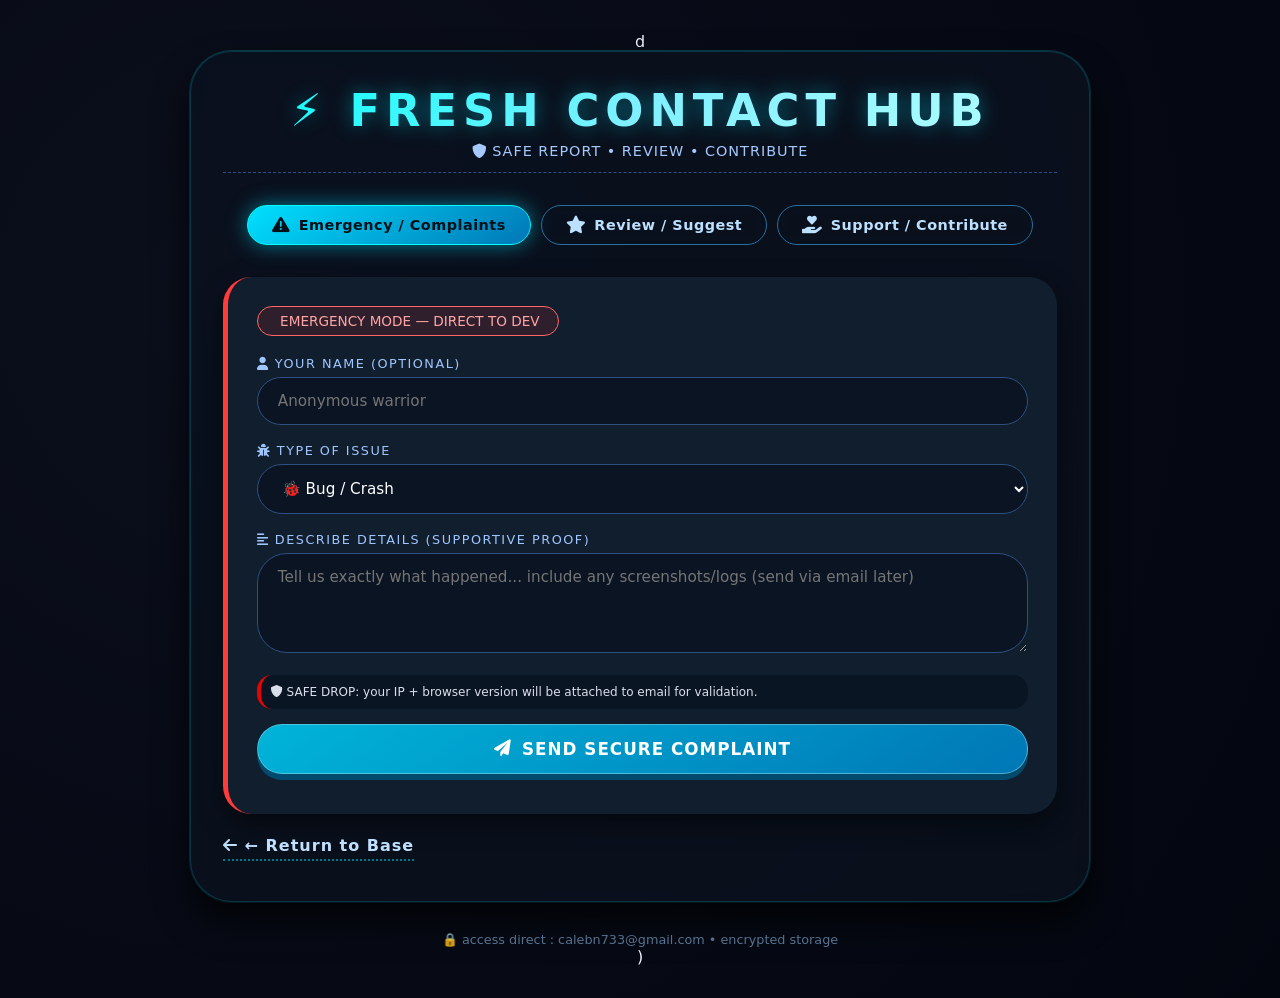
<file: contact.html>
<!DOCTYPE html>
<html lang="en">

<head>
  <meta charset="UTF-8">
  <title>Fresh Contact Hub — Expanded</title>
  <link rel="stylesheet" href="https://cdnjs.cloudflare.com/ajax/libs/font-awesome/6.0.0-beta3/css/all.min.css">
  d
  <style>
    * {
      margin: 0;
      padding: 0;
      box-sizing: border-box;
      font-family: 'Segoe UI', Roboto, system-ui, sans-serif;
    }

    body {
      background: radial-gradient(circle at 20% 30%, #0b0f1c, #03060f);
      color: #f0f4ff;
      min-height: 100vh;
      display: flex;
      flex-direction: column;
      align-items: center;
      justify-content: center;
      padding: 2rem 1rem;
    }

    .hub-container {
      max-width: 900px;
      width: 100%;
      background: rgba(10, 18, 30, 0.8);
      backdrop-filter: blur(6px);
      border-radius: 42px;
      padding: 2rem 2rem 2.5rem;
      box-shadow: 0 20px 35px rgba(0, 0, 0, 0.7), 0 0 0 1px rgba(0, 255, 255, 0.2);
      border: 1px solid #00e0ff30;
    }

    h1 {
      font-size: 2.8rem;
      font-weight: 800;
      letter-spacing: 6px;
      text-transform: uppercase;
      background: linear-gradient(130deg, cyan, #80f0ff, #b4ffff);
      -webkit-background-clip: text;
      background-clip: text;
      color: transparent;
      margin-bottom: 0.4rem;
      text-align: center;
      filter: drop-shadow(0 0 10px #00e0ff70);
    }

    .subhead {
      text-align: center;
      font-size: 0.9rem;
      color: #a5c9ff;
      margin-bottom: 2rem;
      border-bottom: 1px dashed #2f4f80;
      padding-bottom: 0.8rem;
      letter-spacing: 1px;
    }

    .tab-bar {
      display: flex;
      justify-content: center;
      gap: 10px;
      margin-bottom: 2rem;
      flex-wrap: wrap;
    }

    .tab-btn {
      background: transparent;
      border: 1px solid #2a6f9f;
      color: #bde0ff;
      padding: 10px 24px;
      border-radius: 60px;
      font-weight: 600;
      font-size: 0.9rem;
      letter-spacing: 0.5px;
      cursor: pointer;
      backdrop-filter: blur(4px);
      transition: all 0.2s;
      display: flex;
      align-items: center;
      gap: 8px;
    }

    .tab-btn.active {
      background: linear-gradient(145deg, #00e0ff, #0077b6);
      border-color: cyan;
      color: #001018;
      font-weight: 700;
      box-shadow: 0 0 20px #00e0ff80;
    }

    .tab-btn i {
      font-size: 1.1rem;
    }

    .panel {
      display: none;
      animation: fadeIn 0.4s ease;
    }

    .panel.active-panel {
      display: block;
    }

    @keyframes fadeIn {
      from {
        opacity: 0;
        transform: translateY(12px);
      }
      to {
        opacity: 1;
        transform: translateY(0);
      }
    }

    .card {
      background: #111e2e;
      border-radius: 28px;
      padding: 1.8rem;
      border-left: 5px solid #00e0ff;
      box-shadow: 0 10px 25px rgba(0, 0, 0, 0.5);
    }

    .complaint-card {
      border-left-color: #ff3b3b;
    }

    .review-card {
      border-left-color: #ffc857;
    }

    .contribution-card {
      border-left-color: #19d97e;
    }

    label {
      display: block;
      font-size: 0.8rem;
      text-transform: uppercase;
      letter-spacing: 1.5px;
      margin-bottom: 6px;
      color: #9fc5ff;
    }

    textarea,
    input,
    select {
      width: 100%;
      background: #0b1423;
      border: 1.5px solid #2f4f80;
      color: white;
      border-radius: 30px;
      padding: 14px 20px;
      margin-bottom: 18px;
      font-size: 0.95rem;
      transition: 0.15s;
      outline: none;
    }

    textarea {
      min-height: 100px;
      resize: vertical;
    }

    textarea:focus,
    input:focus,
    select:focus {
      border-color: cyan;
      box-shadow: 0 0 0 3px #00e0ff20;
    }

    .row-2col {
      display: grid;
      grid-template-columns: 1fr 1fr;
      gap: 15px;
    }

    .btn-send {
      background: linear-gradient(145deg, #00b4d8, #0077b6);
      border: none;
      color: white;
      padding: 14px 20px;
      border-radius: 60px;
      font-weight: 700;
      letter-spacing: 1px;
      cursor: pointer;
      width: 100%;
      font-size: 1.05rem;
      display: flex;
      align-items: center;
      justify-content: center;
      gap: 10px;
      box-shadow: 0 6px 0 #004a6e;
      transition: transform 0.1s, box-shadow 0.1s;
      border: 1px solid #90e0ef80;
      margin-top: 8px;
    }

    .btn-send:active {
      transform: translateY(4px);
      box-shadow: 0 2px 0 #004a6e;
    }

    .emergency-badge {
      background: #ff2d2d20;
      display: inline-block;
      padding: 6px 18px;
      border-radius: 30px;
      font-size: 0.85rem;
      border: 1px solid #ff6565;
      color: #ffa5a5;
      margin-bottom: 20px;
    }

    .contribution-fill-bar {
      background: #17263a;
      border-radius: 100px;
      height: 26px;
      margin: 15px 0 10px;
      overflow: hidden;
      border: 1px solid #2f5f8f;
    }

    .fill-progress {
      height: 100%;
      width: 0%;
      background: linear-gradient(90deg, #19d97e, #1effae);
      box-shadow: 0 0 15px #19d97e;
      border-radius: 100px;
      transition: width 0.4s;
    }

    .level-label {
      display: flex;
      justify-content: space-between;
      font-size: 0.85rem;
      color: #bde0ff;
    }

    .secure-note {
      background: #0f1e2f;
      border-radius: 50px;
      padding: 12px 18px;
      display: flex;
      align-items: center;
      gap: 12px;
      font-size: 0.8rem;
      color: #aad0ff;
      border: 1px dashed #2b5f8f;
      margin: 20px 0 0;
    }

    .secure-note i {
      font-size: 1.2rem;
      color: #0ea5e9;
    }

    .back-link {
      display: inline-block;
      margin-top: 22px;
      color: #c0e0ff;
      text-decoration: none;
      font-weight: 600;
      border-bottom: 2px dotted #00e0ff80;
      padding-bottom: 4px;
      letter-spacing: 1px;
      transition: 0.2s;
    }

    .back-link:hover {
      color: cyan;
      border-bottom-color: cyan;
    }

    .footer-note {
      margin-top: 30px;
      font-size: 0.8rem;
      color: #5f7f9f;
      text-align: center;
      width: 100%;
    }

    .contribution-history {
      background: #0b1728;
      border-radius: 20px;
      padding: 12px 15px;
      max-height: 140px;
      overflow-y: auto;
      font-size: 0.9rem;
      border: 1px solid #2a506f;
    }

    .contribution-history p {
      border-bottom: 1px solid #1e3047;
      padding: 6px 0;
      color: #c0e4ff;
    }
  </style>
</head>

<body>
  <div class="hub-container">
    <h1>⚡ FRESH CONTACT HUB</h1>
    <div class="subhead"><i class="fas fa-shield-alt"></i> SAFE REPORT • REVIEW • CONTRIBUTE</div>

    <!-- tab navigation -->
    <div class="tab-bar">
      <button class="tab-btn active" data-tab="complaint"><i class="fas fa-exclamation-triangle"></i> Emergency / Complaints</button>
      <button class="tab-btn" data-tab="review"><i class="fas fa-star"></i> Review / Suggest</button>
      <button class="tab-btn" data-tab="contribute"><i class="fas fa-hand-holding-heart"></i> Support / Contribute</button>
    </div>

    <!-- 1. COMPLAINT PANEL -->
    <div id="complaint-panel" class="panel active-panel">
      <div class="card complaint-card">
        <div class="emergency-badge"><i class="fas fa-siren"></i> EMERGENCY MODE — DIRECT TO DEV</div>
        <form id="complaintForm">
          <label><i class="fas fa-user"></i> Your name (optional)</label>
          <input type="text" id="compName" placeholder="Anonymous warrior">

          <label><i class="fas fa-bug"></i> Type of issue</label>
          <select id="compType">
            <option value="bug">🐞 Bug / Crash</option>
            <option value="security">🔒 Security issue</option>
            <option value="abuse">🚫 Abuse / Harassment</option>
            <option value="emergency">🔥 Emergency (danger)</option>
            <option value="other">📢 Other</option>
          </select>

          <label><i class="fas fa-align-left"></i> Describe details (supportive proof)</label>
          <textarea id="compMsg" placeholder="Tell us exactly what happened... include any screenshots/logs (send via email later)"></textarea>

          <!-- security logs (hidden but captured) -->
          <div style="background:#0b1423; padding:10px; border-radius:15px; margin-bottom:15px; font-size:0.75rem; border-left:4px solid red; opacity:0.9;">
            <i class="fas fa-shield-alt"></i> SAFE DROP: your IP + browser version will be attached to email for validation.
          </div>

          <button type="submit" class="btn-send"><i class="fas fa-paper-plane"></i> SEND SECURE COMPLAINT</button>
        </form>
        <div id="complaintToast" style="margin-top:12px; font-size:0.9rem; color:#7bffb0;"></div>
      </div>
    </div>

    <!-- 2. REVIEW PANEL -->
    <div id="review-panel" class="panel">
      <div class="card review-card">
        <h3 style="color:#ffd966; margin-bottom:20px; display:flex; gap:10px;"><i class="fas fa-comment-dots"></i> Personal review & suggestions</h3>
        <form id="reviewForm">
          <label>Your name / alias</label>
          <input type="text" id="revName" placeholder="Enter your name">

          <label>Rating for fresh entertainment</label>
          <select id="revRating">
            <option value="5">⭐⭐⭐⭐⭐ (excellent)</option>
            <option value="4">⭐⭐⭐⭐ (good)</option>
            <option value="3">⭐⭐⭐ (average)</option>
            <option value="2">⭐⭐ (poor)</option>
            <option value="1">⭐ (very poor)</option>
          </select>

          <label>Your review / suggestion (will be sent directly)</label>
          <textarea id="revMsg" placeholder="what do you love? what should improve? features? let developers know."></textarea>

          <button type="submit" class="btn-send" style="background:linear-gradient(145deg,#ffc857,#c98a00); box-shadow:0 6px 0 #8f5f00;"><i class="fas fa-envelope-open-text"></i> SEND REVIEW TO DEV</button>
        </form>
        <div id="reviewToast" style="margin-top:12px; color:#ffd966;"></div>
      </div>
    </div>

    <!-- 3. CONTRIBUTION PANEL (fill level & support) -->
    <div id="contribute-panel" class="panel">
      <div class="card contribution-card">
        <div style="display:flex; justify-content:space-between; align-items:center;">
          <h3><i class="fas fa-heart"></i> Contribution level</h3>
          <span style="background:#173b2a; padding:6px 15px; border-radius:40px; font-weight:bold; color:#66ffb0;" id="currentLevelLabel">LVL 1</span>
        </div>

        <!-- contribution fill bar -->
        <div class="contribution-fill-bar">
          <div class="fill-progress" id="fillProgressBar" style="width:25%"></div>
        </div>
        <div class="level-label">
          <span>⚡ Lv.1</span>
          <span id="rangeText">25 / 100</span>
          <span>Lv.5</span>
        </div>
        <p style="font-size:0.85rem; color:#b8d8ff; margin-bottom:20px;"><i class="fas fa-info-circle"></i> Your contribution each time increases level &amp; range for dev support.</p>

        <!-- contribution form -->
        <form id="contributionForm">
          <label><i class="fas fa-dollar-sign"></i> Contribution amount (USD, USD value)</label>
          <div class="row-2col">
            <input type="number" id="contribAmount" placeholder="e.g., 15" min="1" step="0.5">
            <input type="text" id="contribNote" placeholder="note (optional)">
          </div>

          <label><i class="fas fa-tasks"></i> Type of contribution</label>
          <select id="contribType">
            <option value="feedback+donation">💬 feedback + donation</option>
            <option value="code">🧑‍💻 code contribution</option>
            <option value="design">🎨 design / asset</option>
            <option value="sponsorship">🚀 sponsorship</option>
          </select>

          <!-- storage direct (simulated + trigger) -->
          <button type="submit" class="btn-send" style="background:linear-gradient(145deg,#19d97e,#0a8f50); box-shadow:0 6px 0 #056834;"><i class="fas fa-database"></i> STORE + SEND DIRECT</button>
        </form>

        <!-- storage preview -->
        <div style="margin-top:20px;">
          <label style="color:#9fe6c8;"><i class="fas fa-archive"></i> Direct storage (local backup / saved contributions)</label>
          <div class="contribution-history" id="contribHistoryBox">
            <p style="color:#7ba0c0;">— no contributions recorded yet —</p>
          </div>
        </div>

        <!-- secure direct email note -->
        <div class="secure-note">
          <i class="fas fa-envelope"></i> <span>All contributions &amp; reports are securely sent to <strong>calebn733@gmail.com</strong> (with encrypted headers) and also stored locally in your session.</span>
        </div>
      </div>
    </div>

    <a href="index.html" class="back-link"><i class="fas fa-arrow-left"></i> ← Return to Base</a>
  </div>

  <div class="footer-note">🔒 access direct : calebn733@gmail.com • encrypted storage</div>

  <script>
    // ========== TAB SWITCH ==========
    const tabBtns = document.querySelectorAll('.tab-btn');
    const panels = {
      complaint: document.getElementById('complaint-panel'),
      review: document.getElementById('review-panel'),
      contribute: document.getElementById('contribute-panel')
    };

    tabBtns.forEach(btn => {
      btn.addEventListener('click', () => {
        // remove active from all
        tabBtns.forEach(b => b.classList.remove('active'));
        btn.classList.add('active');
        const tabKey = btn.dataset.tab;
        // hide all panels
        Object.values(panels).forEach(p => p.classList.remove('active-panel'));
        // show selected
        panels[tabKey].classList.add('active-panel');
      });
    });

    // ========== TOAST & SHARED EMAIL ==========
    function generateSecureEmail(to, subject, body, extraInfo = '') {
      // Build mailto link with subject/body
      const fullBody = encodeURIComponent(body + '\n\n--- secure metadata ---\n' + extraInfo);
      const mailtoLink = `mailto:${to}?subject=${encodeURIComponent(subject)}&body=${fullBody}`;
      window.location.href = mailtoLink;
    }

    // track contribution level (localstorage)
    let currentLevel = 1;
    let totalContributionValue = 0;
    const MAX_LEVEL = 5;

    function updateContributionBar() {
      // Map total contribution to progress: 1->100 points per level (simplified)
      let baseVal = (totalContributionValue % 100);
      if (baseVal === 0 && totalContributionValue > 0) baseVal = 100;
      const progress = totalContributionValue >= 100 ? 100 : baseVal;
      document.getElementById('fillProgressBar').style.width = progress + '%';
      document.getElementById('rangeText').innerText = `${Math.min(progress,100)} / 100`;

      // level formula: level = floor(totalContributionValue / 100) + 1, but cap at max
      let lvl = Math.floor(totalContributionValue / 100) + 1;
      if (lvl > MAX_LEVEL) lvl = MAX_LEVEL;
      currentLevel = lvl;
      document.getElementById('currentLevelLabel').innerText = `LVL ${lvl}`;
    }

    // ---------- COMPLAINT FORM ----------
    document.getElementById('complaintForm').addEventListener('submit', function(e) {
      e.preventDefault();

      const name = document.getElementById('compName').value || 'anonymous';
      const type = document.getElementById('compType').value;
      const msg = document.getElementById('compMsg').value;
      if (!msg.trim()) {
        document.getElementById('complaintToast').innerText = '⚠️ Please add details';
        return;
      }

      const subject = `🚨 COMPLAINT (${type}) from ${name}`;
      const body = `COMPLAINT DETAILS:\nType: ${type}\nUser: ${name}\nMessage: ${msg}\n\n-- sent from Fresh Contact Hub --`;

      // send to developer email
      generateSecureEmail('calebn733@gmail.com', subject, body, `UserAgent: ${navigator.userAgent}`);

      // local storage
      const compHistory = JSON.parse(localStorage.getItem('fresh_complaints') || '[]');
      compHistory.push({ date: new Date().toISOString(), type, msg, name });
      localStorage.setItem('fresh_complaints', JSON.stringify(compHistory));

      document.getElementById('complaintToast').innerText = '✅ Complaint securely routed + stored locally.';
      document.getElementById('compMsg').value = '';
    });

    // ---------- REVIEW FORM ----------
    document.getElementById('reviewForm').addEventListener('submit', function(e) {
      e.preventDefault();
      const name = document.getElementById('revName').value || 'anonymous';
      const rating = document.getElementById('revRating').value;
      const revMsg = document.getElementById('revMsg').value;
      if (!revMsg.trim()) {
        document.getElementById('reviewToast').innerText = '✏️ Write your review';
        return;
      }

      const subject = `⭐ REVIEW from ${name} (${rating}/5)`;
      const body = `Personal review: ${revMsg}\nRating: ${rating}\nName: ${name}`;
      generateSecureEmail('calebn733@gmail.com', subject, body, `browser: ${navigator.userAgent}`);

      // save to local
      const revHistory = JSON.parse(localStorage.getItem('fresh_reviews') || '[]');
      revHistory.push({ date: new Date().toISOString(), rating, revMsg, name });
      localStorage.setItem('fresh_reviews', JSON.stringify(revHistory));

      document.getElementById('reviewToast').innerText = '✅ Review sent to developer & saved.';
      document.getElementById('revMsg').value = '';
    });

    // ---------- CONTRIBUTION FORM + LEVEL ----------
    document.getElementById('contributionForm').addEventListener('submit', function(e) {
      e.preventDefault();

      const amount = parseFloat(document.getElementById('contribAmount').value);
      const note = document.getElementById('contribNote').value.trim();
      const cType = document.getElementById('contribType').value;

      if (!amount || amount <= 0) {
        alert('Please enter a valid contribution amount.');
        return;
      }

      // Update total contribution value
      totalContributionValue += amount;
      updateContributionBar();

      // save contribution to local storage
      const contribHistory = JSON.parse(localStorage.getItem('fresh_contributions') || '[]');
      contribHistory.push({
        date: new Date().toISOString(),
        amount,
        note,
        type: cType,
        level: currentLevel
      });
      localStorage.setItem('fresh_contributions', JSON.stringify(contribHistory));

      // refresh history display
      refreshContributionHistory();

      // send email to dev
      const subject = `💚 CONTRIBUTION $${amount} (${cType}) — level ${currentLevel}`;
      const body = `Contribution Details:\nAmount: $${amount}\nType: ${cType}\nNote: ${note || 'n/a'}\nNew total: $${totalContributionValue}\nLevel: ${currentLevel}`;
      generateSecureEmail('calebn733@gmail.com', subject, body, 'stored in internal storage');

      // reset amount field
      document.getElementById('contribAmount').value = '';
      document.getElementById('contribNote').value = '';
    });

    // initialize from local storage
    function loadAllStorage() {
      // review & complaint not needed for contributions, but contributions:
      const savedContribs = JSON.parse(localStorage.getItem('fresh_contributions') || '[]');
      if (savedContribs.length > 0) {
        // sum amounts from previous contributions
        totalContributionValue = savedContribs.reduce((sum, c) => sum + c.amount, 0);
        updateContributionBar();
      }
      refreshContributionHistory();
    }

    function refreshContributionHistory() {
      const contribs = JSON.parse(localStorage.getItem('fresh_contributions') || '[]');
      const box = document.getElementById('contribHistoryBox');
      if (contribs.length === 0) {
        box.innerHTML = '<p style="color:#7ba0c0;">— no contributions recorded yet —</p>';
      } else {
        box.innerHTML = contribs.slice(-5).reverse().map(c => {
          return `<p><i class="fas fa-coins" style="color:#5fc0a0;"></i> $${c.amount} (${c.type}) — LVL ${c.level} <small style="color:#7699aa;">${new Date(c.date).toLocaleString()}</small></p>`;
        }).join('');
      }
    }

    // call on load
    loadAllStorage();
  </script>)
  <script>
if ('serviceWorker' in navigator) {
  navigator.serviceWorker.register('sw.js')
    .then(reg => console.log('SW registered:', reg.scope))
    .catch(err => console.warn('SW failed:', err));
}
</script>
</body>

</html>
</file>
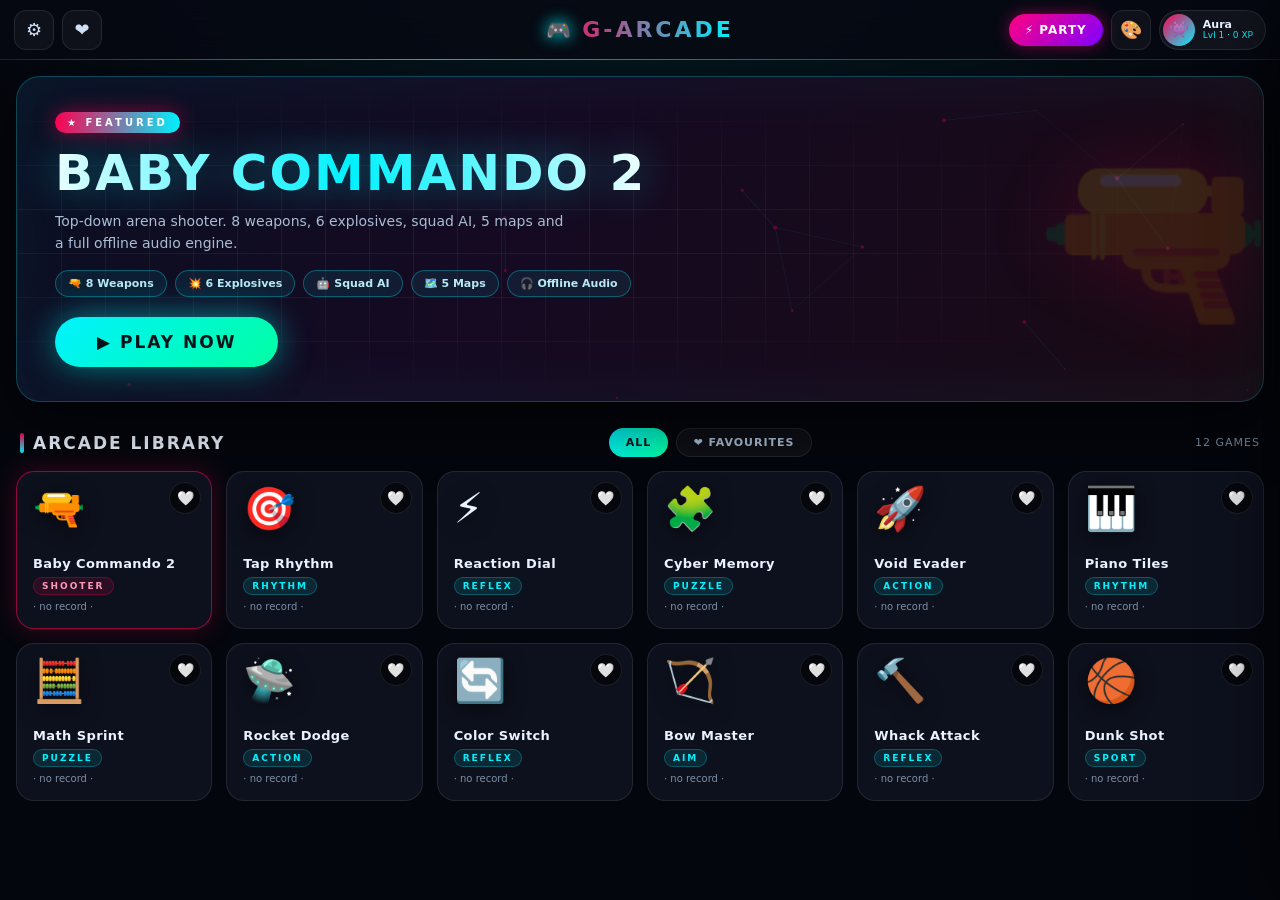
<file: tiktok_games.html>
<!DOCTYPE html>
<html lang="en">
<head>
<meta charset="UTF-8">
<meta name="viewport" content="width=device-width, initial-scale=1.0, maximum-scale=1.0, user-scalable=no, viewport-fit=cover">
<meta name="theme-color" content="#04060d">
<title>G-ARCADE · Fresh Feed</title>
<style>
*{margin:0;padding:0;box-sizing:border-box;user-select:none;-webkit-user-select:none;-webkit-tap-highlight-color:transparent}
:root{
  --bg:#04060d;--bg2:#0a0f1c;--primary:#ff0050;--secondary:#00f2fe;--accent:#ffd166;
  --card:rgba(16,20,34,.85);--border:rgba(255,255,255,.09);
  --glow:0 0 24px rgba(0,242,254,.35);--radius:18px;
}
body[data-theme="cyber"]{--bg:#03000f;--primary:#00f2fe;--secondary:#ff007f;--accent:#fffb00}
body[data-theme="sakura"]{--bg:#1a0f14;--primary:#fda4af;--secondary:#f43f5e;--accent:#fbbf24}
body[data-theme="emerald"]{--bg:#020a04;--primary:#10b981;--secondary:#047857;--accent:#34d399}
html,body{height:100%;overflow:hidden}
body{
  background:radial-gradient(1200px 700px at 50% -10%,rgba(0,242,254,.10),transparent 60%),var(--bg);
  color:#eaf2ff;font-family:'Segoe UI',system-ui,-apple-system,sans-serif;
  display:flex;flex-direction:column;overflow:hidden;
}
button{font-family:inherit}

/* ============ PARTY BACKGROUND (subtle, non-blocking) ============ */
body::before{
  content:'';position:fixed;inset:-10%;z-index:0;pointer-events:none;opacity:0;transition:opacity .5s;
  background:
    radial-gradient(700px 500px at 15% 10%,rgba(0,242,254,.18),transparent 60%),
    radial-gradient(700px 500px at 85% 90%,rgba(255,0,80,.16),transparent 60%),
    radial-gradient(600px 400px at 50% 50%,rgba(255,209,102,.10),transparent 70%);
  animation:auroraMove 14s ease-in-out infinite alternate;
}
@keyframes auroraMove{0%{transform:translate(-2%,-2%) scale(1)}100%{transform:translate(2%,2%) scale(1.08)}}
body.party::before{opacity:1}
body.party .card{animation:cardPulse 2.6s ease-in-out infinite}
@keyframes cardPulse{
  0%,100%{border-color:rgba(0,242,254,.35);box-shadow:0 0 18px rgba(0,242,254,.15)}
  50%{border-color:rgba(255,0,80,.45);box-shadow:0 0 24px rgba(255,0,80,.25)}
}
body.party .logo{animation-duration:2.4s}

/* ================= HEADER ================= */
header{
  height:60px;flex-shrink:0;display:grid;grid-template-columns:1fr auto 1fr;align-items:center;
  padding:0 14px;background:rgba(6,9,18,.85);border-bottom:1px solid var(--border);
  backdrop-filter:blur(14px);z-index:120;position:relative;
}
header::after{
  content:'';position:absolute;left:0;right:0;bottom:-1px;height:1px;
  background:linear-gradient(90deg,transparent,var(--secondary),var(--primary),transparent);opacity:.7;
}
.h-left{display:flex;gap:8px;align-items:center}
.h-right{display:flex;gap:8px;align-items:center;justify-content:flex-end}
.logo{
  font-weight:900;font-size:22px;letter-spacing:3px;text-align:center;
  background:linear-gradient(90deg,var(--primary),var(--secondary),var(--accent),var(--primary));
  background-size:300% 100%;-webkit-background-clip:text;background-clip:text;
  -webkit-text-fill-color:transparent;animation:logoFlow 5s linear infinite;
  display:flex;align-items:center;gap:8px;white-space:nowrap;
}
@keyframes logoFlow{0%{background-position:0 50%}100%{background-position:300% 50%}}
.logo .spark{font-size:20px;-webkit-text-fill-color:initial;filter:drop-shadow(0 0 8px var(--secondary))}
.icon-btn{
  width:40px;height:40px;border-radius:12px;border:1px solid var(--border);
  background:rgba(255,255,255,.04);color:#cfe0f5;font-size:18px;cursor:pointer;
  display:flex;align-items:center;justify-content:center;transition:.18s;position:relative;
}
.icon-btn:hover{background:rgba(0,242,254,.12);border-color:var(--secondary);color:#fff;transform:translateY(-1px)}
.icon-btn:active{transform:scale(.93)}
.icon-btn .badge{
  position:absolute;top:-4px;right:-4px;background:var(--primary);color:#fff;
  font-size:9px;font-weight:900;padding:2px 6px;border-radius:10px;min-width:16px;text-align:center;
  box-shadow:0 0 8px var(--primary);display:none;
}
.icon-btn .badge.on{display:block}
.party-btn{
  border:none;border-radius:30px;padding:9px 16px;font-size:12px;font-weight:900;letter-spacing:1px;
  color:#fff;cursor:pointer;background:linear-gradient(135deg,#ff007f,#7f00ff);
  box-shadow:0 0 16px rgba(255,0,127,.45);transition:.2s;white-space:nowrap;
}
.party-btn:active{transform:scale(.94)}
.party-btn.on{background:linear-gradient(135deg,#ffd166,#ff0050);animation:partyPulse .9s infinite alternate}
@keyframes partyPulse{to{box-shadow:0 0 28px rgba(255,209,102,.9)}}
.profile{
  display:flex;align-items:center;gap:8px;background:rgba(255,255,255,.05);
  border:1px solid var(--border);padding:3px 12px 3px 3px;border-radius:30px;cursor:pointer;transition:.18s;
}
.profile:hover{border-color:var(--secondary)}
.avatar{
  width:32px;height:32px;border-radius:50%;display:flex;align-items:center;justify-content:center;
  font-size:16px;background:linear-gradient(135deg,var(--primary),var(--secondary));
}
.pname{font-size:11px;font-weight:800;line-height:1.1}
.pxp{font-size:9px;color:var(--secondary);line-height:1.1}

/* ================= MAIN ================= */
main{flex:1;overflow-y:auto;overflow-x:hidden;padding:16px 16px 60px;scroll-behavior:smooth;position:relative;z-index:2}
main::-webkit-scrollbar{width:8px}
main::-webkit-scrollbar-thumb{background:rgba(0,242,254,.3);border-radius:10px}

/* ================= HERO ================= */
.hero{
  position:relative;border-radius:24px;overflow:hidden;margin-bottom:26px;
  border:1px solid rgba(0,242,254,.25);
  background:linear-gradient(120deg,#0a0f22 0%,#150a22 40%,#1a0a14 100%);
  box-shadow:0 20px 60px rgba(0,0,0,.6),inset 0 0 80px rgba(0,242,254,.06);
  min-height:300px;display:flex;align-items:center;
}
.hero-canvas{position:absolute;inset:0;width:100%;height:100%;opacity:.55}
.hero-grid{
  position:absolute;inset:0;
  background-image:linear-gradient(rgba(0,242,254,.09) 1px,transparent 1px),
                   linear-gradient(90deg,rgba(0,242,254,.09) 1px,transparent 1px);
  background-size:44px 44px;
  mask-image:radial-gradient(ellipse at 30% 50%,#000 20%,transparent 72%);
  -webkit-mask-image:radial-gradient(ellipse at 30% 50%,#000 20%,transparent 72%);
}
.hero-inner{position:relative;z-index:3;padding:34px 38px;max-width:720px}
.hero-badge{
  display:inline-block;font-size:10px;font-weight:900;letter-spacing:3px;padding:5px 12px;border-radius:20px;
  background:linear-gradient(90deg,var(--primary),var(--secondary));color:#fff;margin-bottom:14px;
  box-shadow:0 0 20px rgba(255,0,80,.5);
}
.hero h1{
  font-size:clamp(28px,5vw,50px);font-weight:900;letter-spacing:2px;line-height:1.05;margin-bottom:10px;
  background:linear-gradient(90deg,#fff,var(--secondary),#fff);
  -webkit-background-clip:text;background-clip:text;-webkit-text-fill-color:transparent;
  text-shadow:0 0 40px rgba(0,242,254,.4);
}
.hero p{color:#a9bdd4;font-size:14px;line-height:1.6;margin-bottom:16px;max-width:520px}
.hero-tags{display:flex;flex-wrap:wrap;gap:8px;margin-bottom:20px}
.hero-tags span{
  font-size:11px;font-weight:700;padding:6px 12px;border-radius:20px;
  background:rgba(0,242,254,.08);border:1px solid rgba(0,242,254,.3);color:#b9e9f5;
}
.hero-play{
  border:none;border-radius:40px;padding:15px 42px;font-size:17px;font-weight:900;letter-spacing:2px;
  color:#04121a;cursor:pointer;
  background:linear-gradient(135deg,var(--secondary),#00ffa3);
  box-shadow:0 0 34px rgba(0,242,254,.55),0 10px 30px rgba(0,0,0,.5);
  transition:.2s;
}
.hero-play:hover{transform:translateY(-3px) scale(1.03);box-shadow:0 0 50px rgba(0,242,254,.8)}
.hero-play:active{transform:scale(.96)}
.hero-art{
  position:absolute;right:-10px;top:50%;transform:translateY(-50%);
  font-size:clamp(90px,16vw,190px);opacity:.14;pointer-events:none;z-index:1;
  filter:drop-shadow(0 0 40px var(--primary));animation:floatArt 5s ease-in-out infinite;
}
@keyframes floatArt{0%,100%{transform:translateY(-50%) rotate(-4deg)}50%{transform:translateY(-54%) rotate(4deg)}}

/* ================= SECTION HEAD ================= */
.sec-head{display:flex;align-items:center;justify-content:space-between;margin-bottom:14px;padding:0 4px;gap:12px;flex-wrap:wrap}
.sec-head h2{font-size:17px;letter-spacing:2px;font-weight:900;display:flex;align-items:center;gap:9px}
.sec-head h2::before{content:'';width:4px;height:20px;border-radius:4px;background:linear-gradient(var(--primary),var(--secondary))}
.sec-tabs{display:flex;gap:8px;align-items:center}
.tab{
  padding:7px 16px;border-radius:20px;font-size:11px;font-weight:800;letter-spacing:1px;
  border:1px solid var(--border);background:rgba(255,255,255,.04);color:#a9bdd4;cursor:pointer;transition:.18s;
}
.tab:hover{border-color:var(--secondary);color:#fff}
.tab.on{background:linear-gradient(135deg,var(--secondary),#00ffa3);color:#04121a;border-color:transparent;font-weight:900}
.sec-head .count{font-size:11px;color:#7d90a8;letter-spacing:1px}

/* ================= GRID ================= */
.grid{display:grid;grid-template-columns:repeat(auto-fill,minmax(168px,1fr));gap:14px}
.card{
  position:relative;border-radius:var(--radius);padding:16px;cursor:pointer;overflow:hidden;
  background:var(--card);border:1px solid var(--border);
  display:flex;flex-direction:column;justify-content:space-between;min-height:158px;
  transition:transform .25s cubic-bezier(.2,.9,.3,1.3),border-color .25s,box-shadow .25s;
}
.card::before{
  content:'';position:absolute;inset:0;opacity:0;transition:.3s;
  background:radial-gradient(circle at 50% 0%,rgba(0,242,254,.16),transparent 70%);
}
.card:hover{transform:translateY(-6px);border-color:var(--secondary);box-shadow:var(--glow)}
.card:hover::before{opacity:1}
.card:active{transform:scale(.97)}
.card .emoji{font-size:42px;line-height:1;filter:drop-shadow(0 4px 10px rgba(0,0,0,.6));transition:.3s}
.card:hover .emoji{transform:scale(1.14) rotate(-6deg)}
.card .title{font-weight:900;font-size:13px;margin-top:10px;letter-spacing:.4px}
.card .tag{
  font-size:9px;font-weight:800;letter-spacing:2px;color:var(--secondary);
  background:rgba(0,242,254,.1);border:1px solid rgba(0,242,254,.25);
  padding:3px 8px;border-radius:20px;display:inline-block;margin-top:6px;
}
.card .hs{font-size:10px;color:#7d90a8;margin-top:6px;display:flex;align-items:center;gap:5px}
.card .hs .best{color:var(--accent);font-weight:800}
.card.featured{border-color:rgba(255,0,80,.55);box-shadow:0 0 26px rgba(255,0,80,.22)}
.card.featured .tag{color:#ff9ab5;background:rgba(255,0,80,.12);border-color:rgba(255,0,80,.3)}
.card .like-btn{
  position:absolute;top:10px;right:10px;width:32px;height:32px;border-radius:50%;
  background:rgba(0,0,0,.55);border:1px solid var(--border);cursor:pointer;
  display:flex;align-items:center;justify-content:center;font-size:14px;
  transition:.2s;backdrop-filter:blur(6px);z-index:2;
}
.card .like-btn:hover{transform:scale(1.12);border-color:var(--primary)}
.card .like-btn.liked{background:rgba(255,0,80,.25);border-color:var(--primary);box-shadow:0 0 14px rgba(255,0,80,.5)}
.card .like-btn.pop{animation:likePop .35s ease}
@keyframes likePop{0%{transform:scale(1)}40%{transform:scale(1.4)}100%{transform:scale(1)}}
.empty{
  grid-column:1/-1;padding:60px 20px;text-align:center;color:#7d90a8;font-size:14px;
  border:2px dashed var(--border);border-radius:20px;
}
.empty .e{font-size:44px;display:block;margin-bottom:12px;opacity:.5}

/* ================= CABINET ================= */
.cabinet{
  position:fixed;inset:0;z-index:400;background:#04060d;display:none;flex-direction:column;
}
.cabinet.active{display:flex;animation:cabIn .3s ease}
@keyframes cabIn{from{opacity:0;transform:scale(.96)}to{opacity:1;transform:scale(1)}}
.cab-head{
  height:56px;flex-shrink:0;display:grid;grid-template-columns:auto 1fr auto;align-items:center;gap:10px;
  padding:0 10px;background:rgba(6,9,18,.95);border-bottom:1px solid var(--border);z-index:20;
}
.cab-nav{
  display:flex;gap:6px;
}
.cab-nav button{
  width:40px;height:40px;border-radius:12px;border:1px solid var(--border);
  background:rgba(255,255,255,.05);color:#cfe0f5;font-size:16px;font-weight:900;
  cursor:pointer;transition:.18s;
}
.cab-nav button:hover{background:rgba(0,242,254,.14);border-color:var(--secondary);color:#fff}
.cab-nav button:active{transform:scale(.92)}
.cab-nav button:disabled{opacity:.3;cursor:default}
.cab-title-wrap{text-align:center;min-width:0;overflow:hidden}
.cab-title{font-weight:900;letter-spacing:2px;font-size:15px;
  background:linear-gradient(90deg,var(--secondary),var(--primary));
  -webkit-background-clip:text;background-clip:text;-webkit-text-fill-color:transparent;
  white-space:nowrap;overflow:hidden;text-overflow:ellipsis;
}
.cab-sub{font-size:9px;letter-spacing:2px;color:#7d90a8;margin-top:2px}
.cab-back{
  border:1px solid var(--border);background:rgba(255,255,255,.05);color:#cfe0f5;
  border-radius:12px;padding:8px 14px;font-size:12px;font-weight:800;cursor:pointer;transition:.18s;
}
.cab-back:hover{background:rgba(255,0,80,.15);border-color:var(--primary)}
.cab-stage{flex:1;position:relative;overflow:hidden;background:radial-gradient(circle at 50% 40%,#0a1020,#04060d 75%)}
.cab-like{
  position:absolute;top:12px;right:12px;z-index:30;width:44px;height:44px;border-radius:50%;
  border:2px solid var(--border);background:rgba(6,10,20,.85);cursor:pointer;
  display:flex;align-items:center;justify-content:center;font-size:20px;
  backdrop-filter:blur(10px);transition:.2s;
}
.cab-like:hover{transform:scale(1.08)}
.cab-like.liked{background:rgba(255,0,80,.25);border-color:var(--primary);box-shadow:0 0 20px rgba(255,0,80,.5)}
.cab-like.pop{animation:likePop .35s ease}

/* swipe hint */
.swipe-hint{
  position:absolute;bottom:6px;left:50%;transform:translateX(-50%);
  font-size:9px;letter-spacing:2px;color:#4f5f72;pointer-events:none;z-index:5;
}

/* ================= GAME HUD ================= */
.ghud{
  position:absolute;top:0;left:0;right:0;display:flex;justify-content:center;gap:10px;
  padding:12px 70px 12px 12px;z-index:25;pointer-events:none;flex-wrap:wrap;
}
.ghud-item{
  font-size:14px;font-weight:800;padding:8px 16px;border-radius:30px;
  background:rgba(6,10,20,.85);border:1px solid var(--border);backdrop-filter:blur(10px);
  color:#dbe9f8;box-shadow:0 6px 20px rgba(0,0,0,.4);
}
.ghud-item b{color:var(--secondary)}
.ghud-item.gold b{color:var(--accent)}
.ghud-item.danger b{color:var(--primary)}

/* ================= CONTROL PADS ================= */
.pad{position:absolute;bottom:16px;z-index:30;display:grid;gap:10px;touch-action:none}
.pad-left{left:16px}
.pad-right{right:16px}
.pad-center{left:50%;transform:translateX(-50%)}
.ctrl-btn{
  width:74px;height:74px;border-radius:20px;border:2px solid rgba(255,255,255,.22);
  background:linear-gradient(180deg,rgba(255,255,255,.14),rgba(255,255,255,.03));
  color:#fff;font-size:26px;font-weight:900;display:flex;align-items:center;justify-content:center;
  backdrop-filter:blur(8px);box-shadow:0 6px 20px rgba(0,0,0,.5),inset 0 1px 0 rgba(255,255,255,.18);
  touch-action:none;transition:transform .06s,background .12s,border-color .12s;cursor:pointer;position:relative;
}
.ctrl-btn:active,.ctrl-btn.pressed{
  transform:scale(.9);
  background:linear-gradient(180deg,var(--secondary),var(--primary));
  border-color:#fff;box-shadow:0 0 24px var(--secondary);
}
.ctrl-btn.small{width:60px;height:60px;font-size:22px;border-radius:16px}
.ctrl-btn.wide{width:92px}
.ctrl-btn .lbl{font-size:9px;letter-spacing:1px;position:absolute;bottom:6px;opacity:.85;font-weight:800}
.ctrl-btn .ico{font-size:26px;line-height:1}
.ctrl-btn.orange{border-color:rgba(255,170,0,.5)}
.ctrl-btn.orange:active,.ctrl-btn.orange.pressed{background:linear-gradient(180deg,#ffc46b,#ff8a00);box-shadow:0 0 26px #ff8a00}
.ctrl-btn.green{border-color:rgba(0,255,140,.45)}
.ctrl-btn.green:active,.ctrl-btn.green.pressed{background:linear-gradient(180deg,#7dffc0,#00c96b);box-shadow:0 0 26px #00c96b}
.ctrl-btn.red{border-color:rgba(255,60,90,.5)}
.ctrl-btn.red:active,.ctrl-btn.red.pressed{background:linear-gradient(180deg,#ff7a95,#ff0050);box-shadow:0 0 26px #ff0050}
.dpad{display:grid;grid-template-columns:repeat(3,74px);grid-template-rows:repeat(3,74px);gap:8px}
.dpad .ctrl-btn{width:74px;height:74px}
.dpad .spacer{visibility:hidden}
.emp-btn{
  width:74px;height:74px;border-radius:50%;border:3px solid #9dff6b;
  background:radial-gradient(circle,rgba(157,255,107,.25),rgba(0,0,0,.6));
  color:#d9ffc0;font-size:11px;font-weight:900;letter-spacing:1px;
  display:flex;flex-direction:column;align-items:center;justify-content:center;gap:2px;cursor:pointer;
  transition:.15s;box-shadow:0 0 20px rgba(157,255,107,.35);touch-action:none;position:relative;overflow:hidden;
}
.emp-btn .ring{
  position:absolute;inset:0;border-radius:50%;pointer-events:none;
  background:conic-gradient(#9dff6b var(--p,0%),transparent 0);opacity:.4;
  -webkit-mask:radial-gradient(circle,transparent 26px,#000 28px);
  mask:radial-gradient(circle,transparent 26px,#000 28px);
}
.emp-btn.ready{animation:empReady 1s infinite alternate}
@keyframes empReady{to{box-shadow:0 0 40px rgba(157,255,107,.9);border-color:#e8ffd0}}
.emp-btn:active{transform:scale(.9)}

/* joystick */
.stick{
  position:absolute;width:150px;height:150px;border-radius:50%;z-index:30;touch-action:none;
  border:3px solid rgba(255,255,255,.15);background:radial-gradient(circle,rgba(255,255,255,.06),rgba(0,0,0,.35));
  backdrop-filter:blur(6px);
}
.stick .knob{
  position:absolute;left:50%;top:50%;width:64px;height:64px;border-radius:50%;
  background:radial-gradient(circle at 35% 30%,rgba(255,255,255,.9),rgba(0,242,254,.6));
  border:2px solid #fff;transform:translate(-50%,-50%);
  box-shadow:0 0 20px rgba(0,242,254,.5);pointer-events:none;transition:box-shadow .15s;
}
.stick .cross{position:absolute;inset:0;pointer-events:none;opacity:.25}
.stick .cross::before,.stick .cross::after{content:'';position:absolute;background:#fff;border-radius:2px}
.stick .cross::before{left:50%;top:20%;bottom:20%;width:1px;transform:translateX(-50%)}
.stick .cross::after{top:50%;left:20%;right:20%;height:1px;transform:translateY(-50%)}
.stick.right .knob{background:radial-gradient(circle at 35% 30%,rgba(255,255,255,.9),rgba(255,120,80,.6));box-shadow:0 0 20px rgba(255,120,80,.5)}

/* ================= POPUPS ================= */
.pop{position:absolute;font-weight:900;font-size:20px;pointer-events:none;z-index:40;
  text-shadow:0 2px 10px rgba(0,0,0,.9),0 0 20px currentColor;
  animation:popUp .8s cubic-bezier(.2,.9,.3,1.4) forwards;letter-spacing:1px;}
@keyframes popUp{0%{opacity:1;transform:translateY(0) scale(.4)}
  35%{transform:translateY(-26px) scale(1.3)}
  100%{opacity:0;transform:translateY(-64px) scale(1)}}

/* flash overlay */
.flash-fx{position:absolute;inset:0;pointer-events:none;z-index:35;opacity:0;animation:flashFade .35s ease-out}
@keyframes flashFade{0%{opacity:1}100%{opacity:0}}
.shake{animation:shakeFx .25s ease}
@keyframes shakeFx{0%,100%{transform:translate(0,0)}
  20%{transform:translate(-6px,4px)}40%{transform:translate(5px,-5px)}
  60%{transform:translate(-4px,-3px)}80%{transform:translate(3px,4px)}}

/* ================= GAME OVER ================= */
.go-modal{
  position:absolute;inset:0;z-index:80;display:none;align-items:center;justify-content:center;
  background:rgba(2,4,10,.82);backdrop-filter:blur(8px);padding:20px;
}
.go-modal.show{display:flex;animation:fadeIn .25s ease}
@keyframes fadeIn{from{opacity:0}to{opacity:1}}
.go-panel{
  width:100%;max-width:340px;border-radius:24px;padding:26px 22px;text-align:center;
  background:linear-gradient(160deg,#101828,#0a0f1c);
  border:2px solid var(--secondary);box-shadow:0 0 60px rgba(0,242,254,.35);
  animation:popIn .35s cubic-bezier(.2,.9,.3,1.4);
}
@keyframes popIn{from{transform:scale(.7);opacity:0}to{transform:scale(1);opacity:1}}
.go-emoji{font-size:52px;margin-bottom:6px;filter:drop-shadow(0 0 18px var(--accent))}
.go-panel h2{font-size:20px;letter-spacing:3px;font-weight:900;margin-bottom:16px;color:#fff}
.go-row{display:flex;justify-content:space-between;font-size:14px;padding:9px 4px;border-bottom:1px dashed rgba(255,255,255,.1)}
.go-row span{color:#93a8bf}
.go-row b{color:var(--secondary);font-size:16px}
.go-row.new b{color:var(--accent)}
.go-btns{display:flex;gap:10px;margin-top:20px}
.go-btns button{
  flex:1;border:none;border-radius:30px;padding:13px;font-weight:900;font-size:13px;
  letter-spacing:1px;cursor:pointer;transition:.18s;
}
.go-btns .primary{background:linear-gradient(135deg,var(--secondary),#00ffa3);color:#04121a}
.go-btns .primary:active{transform:scale(.95)}
.go-btns .ghost{background:rgba(255,255,255,.08);color:#dbe9f8;border:1px solid var(--border)}
.go-btns .ghost:active{transform:scale(.95)}

/* ================= SETTINGS DRAWER ================= */
.drawer{
  position:fixed;top:0;right:0;bottom:0;width:min(400px,92vw);z-index:600;
  background:linear-gradient(180deg,#0a0f1c,#060a14);border-left:1px solid var(--border);
  transform:translateX(105%);transition:transform .32s cubic-bezier(.2,.9,.3,1);
  display:flex;flex-direction:column;box-shadow:-20px 0 60px rgba(0,0,0,.7);
}
.drawer.open{transform:translateX(0)}
.drawer-head{
  display:flex;align-items:center;justify-content:space-between;padding:18px 20px;
  border-bottom:1px solid var(--border);flex-shrink:0;
}
.drawer-head h2{font-size:16px;letter-spacing:2px;font-weight:900}
.drawer-body{flex:1;overflow-y:auto;padding:18px 20px 40px}
.drawer-body::-webkit-scrollbar{width:6px}
.drawer-body::-webkit-scrollbar-thumb{background:rgba(0,242,254,.3);border-radius:10px}
.set-group{margin-bottom:26px}
.set-group h3{
  font-size:11px;letter-spacing:3px;color:var(--secondary);font-weight:900;margin-bottom:14px;
  display:flex;align-items:center;gap:8px;
}
.set-group h3::after{content:'';flex:1;height:1px;background:linear-gradient(90deg,var(--secondary),transparent)}
.set-row{display:flex;align-items:center;justify-content:space-between;padding:11px 0;gap:12px}
.set-row .lab{font-size:13px;font-weight:700;color:#cfe0f5}
.set-row .sub{font-size:10px;color:#6f8299;margin-top:2px}
.toggle{
  width:52px;height:30px;border-radius:20px;border:2px solid var(--border);
  background:rgba(255,255,255,.06);position:relative;cursor:pointer;flex-shrink:0;transition:.22s;
}
.toggle::after{
  content:'';position:absolute;top:2px;left:2px;width:22px;height:22px;border-radius:50%;
  background:#7d90a8;transition:.22s;
}
.toggle.on{background:rgba(0,242,254,.2);border-color:var(--secondary)}
.toggle.on::after{left:24px;background:var(--secondary);box-shadow:0 0 12px var(--secondary)}
.slider-wrap{display:flex;align-items:center;gap:12px;flex:1;max-width:190px}
input[type=range]{
  -webkit-appearance:none;appearance:none;flex:1;height:6px;border-radius:6px;
  background:rgba(255,255,255,.12);outline:none;
}
input[type=range]::-webkit-slider-thumb{
  -webkit-appearance:none;width:20px;height:20px;border-radius:50%;
  background:var(--secondary);cursor:pointer;box-shadow:0 0 12px var(--secondary);
}
input[type=range]::-moz-range-thumb{
  width:20px;height:20px;border-radius:50%;border:none;
  background:var(--secondary);cursor:pointer;box-shadow:0 0 12px var(--secondary);
}
.chip-row{display:flex;flex-wrap:wrap;gap:8px}
.chip{
  padding:8px 16px;border-radius:20px;font-size:11px;font-weight:800;letter-spacing:1px;
  border:1px solid var(--border);background:rgba(255,255,255,.04);color:#a9bdd4;
  cursor:pointer;transition:.18s;
}
.chip:hover{border-color:var(--secondary);color:#fff}
.chip.on{background:linear-gradient(135deg,var(--secondary),#00ffa3);color:#04121a;border-color:transparent;font-weight:900}
.avatar-row{display:flex;gap:8px;flex-wrap:wrap}
.av-pick{
  width:44px;height:44px;border-radius:14px;border:2px solid var(--border);
  background:rgba(255,255,255,.04);font-size:22px;cursor:pointer;transition:.18s;
  display:flex;align-items:center;justify-content:center;
}
.av-pick:hover{transform:scale(1.08)}
.av-pick.on{border-color:var(--secondary);background:rgba(0,242,254,.14);box-shadow:0 0 16px rgba(0,242,254,.4)}
.name-input{
  width:100%;padding:11px 14px;border-radius:14px;border:1px solid var(--border);
  background:rgba(255,255,255,.04);color:#fff;font-size:13px;font-weight:700;outline:none;
  font-family:inherit;
}
.name-input:focus{border-color:var(--secondary);box-shadow:0 0 14px rgba(0,242,254,.25)}
.danger-btn{
  width:100%;padding:12px;border-radius:14px;border:1px solid rgba(255,0,80,.4);
  background:rgba(255,0,80,.1);color:#ff7a9c;font-weight:800;font-size:12px;letter-spacing:1px;
  cursor:pointer;transition:.18s;font-family:inherit;
}
.danger-btn:hover{background:rgba(255,0,80,.22);border-color:var(--primary);color:#fff}
.backdrop{
  position:fixed;inset:0;background:rgba(0,0,0,.6);backdrop-filter:blur(3px);
  z-index:590;opacity:0;pointer-events:none;transition:opacity .3s;
}
.backdrop.show{opacity:1;pointer-events:auto}

/* ================= BC IFRAME ================= */
.bc-overlay{
  position:fixed;inset:0;z-index:800;background:#000;display:none;flex-direction:column;
}
.bc-overlay.active{display:flex}
.bc-bar{
  height:48px;flex-shrink:0;display:flex;align-items:center;justify-content:space-between;
  padding:0 14px;background:#0a0f1c;border-bottom:1px solid var(--border);
}
.bc-bar span{font-weight:900;letter-spacing:2px;font-size:13px;color:var(--secondary)}
.bc-bar button{
  background:var(--primary);border:none;color:#fff;padding:7px 18px;border-radius:20px;
  font-weight:900;font-size:11px;cursor:pointer;letter-spacing:1px;
}
.bc-frame{flex:1;width:100%;border:none;background:#000}

/* ================= TOAST ================= */
.toast{
  position:fixed;bottom:26px;left:50%;transform:translateX(-50%) translateY(20px);
  background:rgba(6,10,20,.95);border:1px solid var(--secondary);color:#fff;
  padding:12px 26px;border-radius:30px;font-size:13px;font-weight:800;z-index:9999;
  opacity:0;transition:.3s;pointer-events:none;backdrop-filter:blur(10px);
  box-shadow:0 0 30px rgba(0,242,254,.3);white-space:nowrap;
}
.toast.show{opacity:1;transform:translateX(-50%) translateY(0)}

/* ================= GAME-SPECIFIC ================= */
/* tap orb */
.tap-orb{
  position:absolute;width:86px;height:86px;border-radius:50%;border:3px solid #fff;
  background:radial-gradient(circle at 35% 30%,#fff,var(--primary) 60%,#8a0030);
  box-shadow:0 0 30px var(--primary),0 0 70px rgba(255,0,80,.5);
  cursor:pointer;transition:transform .1s;touch-action:none;
  animation:orbPulse 1.1s ease-in-out infinite alternate;
}
@keyframes orbPulse{to{box-shadow:0 0 44px var(--primary),0 0 100px rgba(255,0,80,.7)}}
.tap-orb:active{transform:scale(.86)}

/* reaction dial */
.dial-wrap{position:absolute;inset:0;display:flex;align-items:center;justify-content:center}
.dial{position:relative;width:240px;height:240px;border-radius:50%;background:#0b1220;border:6px solid #1a2438;
  box-shadow:0 0 50px rgba(0,0,0,.7),inset 0 0 40px rgba(0,0,0,.6);}
.dial-zone{position:absolute;inset:-6px;border-radius:50%;
  background:conic-gradient(from 335deg,var(--secondary) 0deg 50deg,rgba(0,242,254,.12) 50deg 360deg);
  -webkit-mask:radial-gradient(circle,transparent 82px,#000 84px);
  mask:radial-gradient(circle,transparent 82px,#000 84px);}
.dial-needle-wrap{position:absolute;left:50%;top:50%;width:0;height:0;transform-origin:0 0}
.dial-needle{position:absolute;left:-2px;bottom:0;width:4px;height:98px;border-radius:3px;
  background:linear-gradient(to top,var(--primary),#fff);box-shadow:0 0 14px var(--primary);}
.dial-hub{position:absolute;left:50%;top:50%;width:26px;height:26px;border-radius:50%;
  background:radial-gradient(circle,#fff,#5a6a80);transform:translate(-50%,-50%);
  box-shadow:0 0 18px rgba(255,255,255,.6);z-index:3;}

/* memory */
.mem-grid{display:grid;gap:9px;margin:0 auto;max-width:min(92vw,420px);width:100%}
.mem-card{aspect-ratio:1;border-radius:14px;border:2px solid var(--border);
  background:linear-gradient(160deg,#1a2438,#0e1626);display:flex;align-items:center;justify-content:center;
  font-size:clamp(22px,6vw,36px);cursor:pointer;transition:.22s;
  box-shadow:0 6px 18px rgba(0,0,0,.4);}
.mem-card:active{transform:scale(.95)}
.mem-card.flipped{background:linear-gradient(160deg,#123048,#0a1f30);border-color:var(--secondary);box-shadow:0 0 22px rgba(0,242,254,.35)}
.mem-card.matched{background:linear-gradient(160deg,#0d3524,#062018);border-color:#00ff88;box-shadow:0 0 22px rgba(0,255,136,.4);pointer-events:none}
.mem-cats{display:grid;grid-template-columns:repeat(2,1fr);gap:12px;max-width:420px;width:100%}
.mem-cat{padding:22px 12px;border-radius:18px;border:2px solid var(--border);cursor:pointer;
  background:linear-gradient(160deg,#131c30,#0a1020);text-align:center;transition:.22s;}
.mem-cat:hover{border-color:var(--secondary);transform:translateY(-4px);box-shadow:0 0 26px rgba(0,242,254,.3)}
.mem-cat .e{font-size:34px;display:block;margin-bottom:8px}
.mem-cat .n{font-size:12px;font-weight:900;letter-spacing:2px;color:#cfe0f5}

/* piano */
.piano-cols{position:absolute;inset:0;display:flex;touch-action:none}
.piano-col{flex:1;position:relative;overflow:hidden;border-right:1px solid rgba(255,255,255,.07);touch-action:none;cursor:pointer}
.piano-col:last-child{border-right:none}
.piano-col.hit{background:rgba(0,242,254,.18)}
.piano-col.flash{background:rgba(0,242,254,.28)}
.piano-tile{position:absolute;left:10%;width:80%;height:66px;border-radius:12px;
  background:linear-gradient(180deg,var(--secondary),var(--primary));
  box-shadow:0 0 22px rgba(0,242,254,.6),inset 0 1px 0 rgba(255,255,255,.5);
  border:1px solid rgba(255,255,255,.4);pointer-events:none;}
.piano-tile.gold{background:linear-gradient(180deg,#ffd166,#ff8a00);box-shadow:0 0 30px rgba(255,209,102,.9),inset 0 1px 0 rgba(255,255,255,.6)}
.piano-line{position:absolute;left:0;right:0;height:5px;pointer-events:none;
  background:linear-gradient(90deg,transparent,#fff,transparent);box-shadow:0 0 24px #fff;z-index:3}

/* generic stage */
.gstage{position:absolute;inset:0;overflow:hidden}

/* whack */
.whack-grid{position:absolute;left:50%;top:50%;transform:translate(-50%,-50%);
  display:grid;grid-template-columns:repeat(3,1fr);gap:14px;width:min(88vw,400px);}
.hole{aspect-ratio:1;border-radius:50%;background:radial-gradient(circle at 50% 70%,#1a2438,#080d18);
  border:3px solid #22304a;position:relative;overflow:hidden;cursor:pointer;transition:.1s;}
.hole.hit{transform:scale(.94);border-color:#fff;box-shadow:0 0 30px currentColor}
.hole .mole{position:absolute;left:50%;bottom:-100%;transform:translateX(-50%);
  width:70%;height:70%;border-radius:50% 50% 40% 40%;
  background:radial-gradient(circle at 40% 30%,#ffcf9a,#b5763a);
  border:2px solid #7a4a1e;transition:bottom .16s cubic-bezier(.2,.9,.3,1.4);
  display:flex;align-items:center;justify-content:center;font-size:28px;pointer-events:none;}
.hole.up .mole{bottom:8%}
.hole.gold .mole{background:radial-gradient(circle at 40% 30%,#fff2a8,#e0a800);border-color:#a37a00;
  box-shadow:0 0 30px rgba(255,209,102,.7)}
.hole.bomb .mole{background:radial-gradient(circle at 40% 30%,#ff8a8a,#c10000);border-color:#700}

/* bow */
.bow-aim{position:absolute;bottom:80px;left:50%;transform-origin:0 50%;height:3px;
  background:linear-gradient(90deg,var(--secondary),transparent);pointer-events:none;
  box-shadow:0 0 12px var(--secondary);border-radius:3px}
.bow-arc{position:absolute;bottom:70px;left:50%;width:40px;height:60px;
  border:5px solid var(--accent);border-radius:50%;border-right-color:transparent;
  border-top-color:transparent;border-bottom-color:transparent;transform:translateX(-50%);
  box-shadow:0 0 20px var(--accent);pointer-events:none}
.bow-arrow{position:absolute;width:8px;height:36px;border-radius:4px;
  background:linear-gradient(to top,#fff,var(--primary));
  box-shadow:0 0 16px var(--primary);transform-origin:center bottom;pointer-events:none}
.bullseye{position:absolute;width:96px;height:96px;border-radius:50%;pointer-events:none;
  background:radial-gradient(circle,#ffd166 0 16%,#fff 16% 34%,#ff0050 34% 52%,#fff 52% 70%,#ff0050 70% 88%,#fff 88% 100%);
  box-shadow:0 0 40px rgba(255,0,80,.6);border:3px solid #fff;transition:transform .1s}
.bullseye.hit{animation:targetHit .3s ease}
@keyframes targetHit{0%{transform:translate(-50%,-50%) scale(1)}
  50%{transform:translate(-50%,-50%) scale(1.25)}
  100%{transform:translate(-50%,-50%) scale(1)}}
.bow-power{position:absolute;left:50%;bottom:16px;transform:translateX(-50%);
  width:min(70vw,320px);height:18px;border-radius:10px;background:rgba(0,0,0,.6);
  border:2px solid var(--border);overflow:hidden;pointer-events:none;z-index:25}
.bow-power .fill{height:100%;width:0%;background:linear-gradient(90deg,#00ff88,#ffd166,#ff0050);transition:width .05s linear;
  border-radius:8px;box-shadow:0 0 18px rgba(255,209,102,.6)}

/* color switch */
.cs-player{position:absolute;width:44px;height:44px;border-radius:50%;bottom:100px;left:50%;transform:translateX(-50%);
  border:3px solid #fff;transition:background .1s,box-shadow .1s}
.cs-obs{position:absolute;width:44px;height:44px;border-radius:12px;border:2px solid rgba(255,255,255,.5)}

/* rocket dodge */
.rd-player{position:absolute;width:52px;height:52px;border-radius:50%;bottom:26px;transform:translateX(-50%);
  background:radial-gradient(circle at 35% 30%,#fff,var(--accent),#c99200);box-shadow:0 0 30px var(--accent);border:2px solid #fff}
.rd-rocket{position:absolute;width:12px;height:34px;border-radius:6px;
  background:linear-gradient(to bottom,var(--primary),#7a0028);box-shadow:0 0 16px var(--primary);transform:translateX(-50%)}

/* evader */
.ev-ship{position:absolute;width:52px;height:52px;border-radius:14px;
  background:radial-gradient(circle at 40% 30%,#b6f7ff,var(--secondary),#006b7a);
  box-shadow:0 0 30px var(--secondary);border:2px solid #fff;transform:translate(-50%,-50%);z-index:5}
.ev-enemy{position:absolute;width:34px;height:34px;border-radius:50%;
  background:radial-gradient(circle at 40% 30%,#ffb3c6,var(--primary),#7a0028);
  box-shadow:0 0 18px var(--primary);transform:translate(-50%,-50%);z-index:4;transition:transform .15s}
.ev-enemy.dying{animation:enemyDie .35s ease-out forwards}
@keyframes enemyDie{0%{transform:translate(-50%,-50%) scale(1)}
  50%{transform:translate(-50%,-50%) scale(1.5)}
  100%{transform:translate(-50%,-50%) scale(0);opacity:0}}
.ev-bullet{position:absolute;width:28px;height:8px;border-radius:5px;background:#fff;
  box-shadow:0 0 18px #fff,0 0 32px var(--secondary);transform:translate(-50%,-50%);z-index:6}
.ev-emp-wave{position:absolute;border-radius:50%;border:5px solid #9dff6b;transform:translate(-50%,-50%);
  pointer-events:none;animation:empWave .7s ease-out forwards;z-index:8}
@keyframes empWave{from{width:30px;height:30px;opacity:1}to{width:1100px;height:1100px;opacity:0}}
.explode-burst{position:absolute;border-radius:50%;transform:translate(-50%,-50%);pointer-events:none;z-index:7;
  background:radial-gradient(circle,#fff 0%,#ffd166 25%,#ff0050 55%,transparent 75%);
  animation:burstAnim .45s ease-out forwards}
@keyframes burstAnim{0%{width:10px;height:10px;opacity:1}
  100%{width:90px;height:90px;opacity:0}}

/* math */
.math-q{font-size:clamp(38px,10vw,66px);font-weight:900;text-align:center;
  background:linear-gradient(90deg,#fff,var(--secondary),#fff);
  -webkit-background-clip:text;background-clip:text;-webkit-text-fill-color:transparent;
  text-shadow:0 0 40px rgba(0,242,254,.4);letter-spacing:2px}
.math-opts{display:grid;grid-template-columns:1fr 1fr;gap:14px;width:min(88vw,400px);margin:0 auto}
.math-opt{padding:22px 10px;border-radius:18px;border:2px solid var(--border);cursor:pointer;
  background:linear-gradient(160deg,#131c30,#0a1020);color:#fff;font-size:26px;font-weight:900;
  transition:.15s;font-family:inherit;}
.math-opt:hover{border-color:var(--secondary);transform:translateY(-3px);box-shadow:0 0 26px rgba(0,242,254,.3)}
.math-opt:active{transform:scale(.95)}
.math-opt.right{background:linear-gradient(160deg,#0d3524,#062018);border-color:#00ff88}
.math-opt.wrong{background:linear-gradient(160deg,#3a0d18,#20060c);border-color:#ff0050}

/* hoop */
.hoop-bar{position:absolute;width:110px;height:26px;border-radius:14px;
  background:linear-gradient(180deg,#ff6b3d,#c13000);border:3px solid #fff;
  box-shadow:0 0 30px rgba(255,107,61,.7);transform:translateX(-50%)}
.hoop-net{position:absolute;width:96px;height:46px;border-radius:0 0 22px 22px;
  background:repeating-linear-gradient(90deg,rgba(255,255,255,.85) 0 2px,transparent 2px 10px);
  transform:translateX(-50%);opacity:.7}
.hoop-ball{position:absolute;width:46px;height:46px;border-radius:50%;
  background:radial-gradient(circle at 35% 30%,#ffb37a,#e0621f 60%,#7a2a00);
  border:2px solid #2a0f00;box-shadow:0 0 20px rgba(255,140,60,.6);transform:translateX(-50%);z-index:5}
.hoop-ball.flight{transform:translate(-50%,-50%)}
.hoop-power{position:absolute;left:50%;bottom:110px;transform:translateX(-50%);
  width:min(60vw,260px);height:20px;border-radius:10px;background:rgba(0,0,0,.65);
  border:2px solid var(--border);overflow:hidden;pointer-events:none;z-index:25}
.hoop-power .fill{height:100%;width:0%;background:linear-gradient(90deg,#00ff88,#ffd166,#ff0050);border-radius:8px}
.hoop-aim{position:absolute;bottom:50px;left:50%;width:3px;height:0;
  background:repeating-linear-gradient(to top,var(--accent) 0 10px,transparent 10px 18px);
  transform-origin:bottom center;pointer-events:none;z-index:4;opacity:.85;
  box-shadow:0 0 12px var(--accent)}

/* helpers */
.center-col{position:absolute;inset:0;display:flex;flex-direction:column;align-items:center;justify-content:center;gap:18px;padding:70px 16px 130px}
.hidden{display:none !important}

@media(max-width:520px){
  .hero-inner{padding:24px 20px}
  .hero{min-height:260px}
  .hero-art{font-size:120px;opacity:.10}
  .grid{grid-template-columns:repeat(auto-fill,minmax(140px,1fr));gap:11px}
  .card{min-height:136px;padding:13px}
  .card .emoji{font-size:34px}
  .ctrl-btn{width:64px;height:64px;font-size:23px;border-radius:17px}
  .dpad{grid-template-columns:repeat(3,64px);grid-template-rows:repeat(3,64px);gap:7px}
  .dpad .ctrl-btn{width:64px;height:64px}
  .emp-btn{width:64px;height:64px;font-size:10px}
  .logo{font-size:17px;letter-spacing:1.5px}
  .party-btn{padding:8px 11px;font-size:11px}
  header{height:54px;padding:0 10px}
  .profile{padding:2px 9px 2px 2px}
  .avatar{width:28px;height:28px;font-size:14px}
  .pname{font-size:10px}.pxp{font-size:8px}
  .stick{width:120px;height:120px}
  .stick .knob{width:54px;height:54px}
}
</style>
</head>
<body data-theme="midnight">

<header>
  <div class="h-left">
    <button class="icon-btn" id="btn-settings" title="Settings">⚙️</button>
    <button class="icon-btn" id="btn-fav" title="Favourites">❤️<span class="badge" id="favBadge">0</span></button>
  </div>
  <div class="logo"><span class="spark">🎮</span>G-ARCADE</div>
  <div class="h-right">
    <button class="party-btn" id="btn-party">⚡ PARTY</button>
    <button class="icon-btn" id="btn-theme" title="Theme">🎨</button>
    <div class="profile" id="btn-profile">
      <div class="avatar" id="ui-avatar">👾</div>
      <div>
        <div class="pname" id="ui-name">Aura</div>
        <div class="pxp" id="ui-xp">Lvl 1 · 0 XP</div>
      </div>
    </div>
  </div>
</header>

<main id="main">
  <section class="hero" id="hero">
    <canvas class="hero-canvas" id="heroCanvas"></canvas>
    <div class="hero-grid"></div>
    <div class="hero-art">🔫</div>
    <div class="hero-inner">
      <div class="hero-badge">★ FEATURED</div>
      <h1>BABY COMMANDO 2</h1>
      <p>Top-down arena shooter. 8 weapons, 6 explosives, squad AI, 5 maps and a full offline audio engine.</p>
      <div class="hero-tags">
        <span>🔫 8 Weapons</span><span>💥 6 Explosives</span>
        <span>🤖 Squad AI</span><span>🗺️ 5 Maps</span><span>🎧 Offline Audio</span>
      </div>
      <button class="hero-play" id="heroPlay">▶ PLAY NOW</button>
    </div>
  </section>

  <div class="sec-head">
    <h2>ARCADE LIBRARY</h2>
    <div class="sec-tabs">
      <button class="tab on" data-filter="all">ALL</button>
      <button class="tab" data-filter="favourites">❤️ FAVOURITES</button>
    </div>
    <div class="count" id="gameCount">0 GAMES</div>
  </div>
  <section class="grid" id="grid"></section>
</main>

<div class="cabinet" id="cabinet">
  <div class="cab-head">
    <div class="cab-nav">
      <button id="cabPrev" title="Previous game">‹</button>
      <button id="cabNext" title="Next game">›</button>
    </div>
    <div class="cab-title-wrap">
      <div class="cab-title" id="cabTitle">GAME</div>
      <div class="cab-sub" id="cabSub">—</div>
    </div>
    <div style="display:flex;gap:6px">
      <button class="cab-back" id="cabRestart">↺</button>
      <button class="cab-back" id="cabBack">✕</button>
    </div>
  </div>
  <div class="cab-stage" id="cabStage"></div>
</div>

<div class="backdrop" id="backdrop"></div>
<aside class="drawer" id="drawer">
  <div class="drawer-head">
    <h2>⚙️ SETTINGS</h2>
    <button class="icon-btn" id="drawerClose">✕</button>
  </div>
  <div class="drawer-body">
    <div class="set-group">
      <h3>PLAYER</h3>
      <div class="set-row" style="flex-direction:column;align-items:stretch;gap:9px">
        <div class="lab">Display name</div>
        <input class="name-input" id="inpName" maxlength="14" placeholder="Your name">
      </div>
      <div class="set-row" style="flex-direction:column;align-items:stretch;gap:9px;margin-top:6px">
        <div class="lab">Avatar</div>
        <div class="avatar-row" id="avatarRow"></div>
      </div>
    </div>
    <div class="set-group">
      <h3>AUDIO</h3>
      <div class="set-row"><div><div class="lab">Sound effects</div><div class="sub">Game sounds &amp; feedback</div></div><div class="toggle" id="tSound"></div></div>
      <div class="set-row"><div class="lab">SFX volume</div><div class="slider-wrap"><input type="range" id="rSfx" min="0" max="100"></div></div>
      <div class="set-row"><div><div class="lab">Music</div><div class="sub">Background loops</div></div><div class="toggle" id="tMusic"></div></div>
      <div class="set-row"><div class="lab">Music volume</div><div class="slider-wrap"><input type="range" id="rMusic" min="0" max="100"></div></div>
    </div>
    <div class="set-group">
      <h3>GAMEPLAY</h3>
      <div class="set-row"><div class="lab">Difficulty</div><div class="chip-row" id="diffRow"></div></div>
      <div class="set-row"><div><div class="lab">Haptic feedback</div><div class="sub">Vibration on supported devices</div></div><div class="toggle" id="tHaptic"></div></div>
      <div class="set-row"><div><div class="lab">Reduce motion</div><div class="sub">Calmer animations &amp; effects</div></div><div class="toggle" id="tMotion"></div></div>
    </div>
    <div class="set-group">
      <h3>APPEARANCE</h3>
      <div class="set-row" style="flex-direction:column;align-items:stretch;gap:9px">
        <div class="lab">Theme</div>
        <div class="chip-row" id="themeRow"></div>
      </div>
      <div class="set-row"><div><div class="lab">Party effects</div><div class="sub">Ambient glow, keeps UI clear</div></div><div class="toggle" id="tParty"></div></div>
    </div>
    <div class="set-group">
      <h3>DATA</h3>
      <button class="danger-btn" id="btnReset">🗑 RESET ALL PROGRESS</button>
    </div>
  </div>
</aside>

<div class="bc-overlay" id="bcOverlay">
  <div class="bc-bar">
    <span>🔫 BABY COMMANDO 2 — OFFLINE EDITION</span>
    <button id="bcClose">✕ CLOSE</button>
  </div>
  <iframe class="bc-frame" id="bcFrame" allow="fullscreen; autoplay" title="Baby Commando 2"></iframe>
</div>

<div class="toast" id="toast"></div>

<script>
/* =====================================================================
   PREFERENCES
   ===================================================================== */
const PREF_KEY = 'garcade.prefs.v3';
const DEFAULT_PREFS = {
  sound: true, music: true, sfxVol: 0.75, musicVol: 0.35,
  haptic: true, reduceMotion: false, difficulty: 'normal',
  theme: 'midnight', party: false, name: 'Aura', avatar: '👾', filter: 'all'
};
let prefs = Object.assign({}, DEFAULT_PREFS, safeParse(localStorage.getItem(PREF_KEY)) || {});
function safeParse(s) { try { return JSON.parse(s); } catch (e) { return null; } }
function savePrefs() { try { localStorage.setItem(PREF_KEY, JSON.stringify(prefs)); } catch (e) {} }

/* High scores */
const HS_KEY = 'garcade.highscores.v3';
function getScores() { return safeParse(localStorage.getItem(HS_KEY)) || {}; }
function setScore(id, score) {
  const all = getScores();
  const prev = all[id] || 0;
  if (score > prev) { all[id] = score; try { localStorage.setItem(HS_KEY, JSON.stringify(all)); } catch (e) {} return true; }
  return false;
}
function bestOf(id) { return getScores()[id] || 0; }

/* Likes / favourites */
const LIKE_KEY = 'garcade.liked.v3';
let liked = new Set(safeParse(localStorage.getItem(LIKE_KEY)) || []);
function saveLiked() { try { localStorage.setItem(LIKE_KEY, JSON.stringify(Array.from(liked))); } catch (e) {} }
function toggleLike(id) {
  if (liked.has(id)) liked.delete(id); else liked.add(id);
  saveLiked();
  updateFavBadge();
}

/* Haptics */
function buzz(ms) {
  if (!prefs.haptic) return;
  if (navigator.vibrate) { try { navigator.vibrate(ms || 12); } catch (e) {} }
}

/* =====================================================================
   AUDIO ENGINE (procedural)
   ===================================================================== */
const SFX = {
  ctx: null, master: null, sfxBus: null, musicBus: null, noiseBuf: null,
  musicTimer: null, musicStep: 0, musicPattern: null,

  init() {
    if (this.ctx) return;
    const AC = window.AudioContext || window.webkitAudioContext;
    if (!AC) return;
    try { this.ctx = new AC(); } catch (e) { return; }
    this.master = this.ctx.createGain(); this.master.gain.value = 0.9; this.master.connect(this.ctx.destination);
    this.sfxBus = this.ctx.createGain(); this.sfxBus.gain.value = prefs.sfxVol; this.sfxBus.connect(this.master);
    this.musicBus = this.ctx.createGain(); this.musicBus.gain.value = prefs.music ? prefs.musicVol : 0; this.musicBus.connect(this.master);
    const len = Math.floor(this.ctx.sampleRate * 1.0);
    const buf = this.ctx.createBuffer(1, len, this.ctx.sampleRate);
    const d = buf.getChannelData(0);
    for (let i = 0; i < len; i++) d[i] = Math.random() * 2 - 1;
    this.noiseBuf = buf;
  },
  resume() { if (this.ctx && this.ctx.state === 'suspended') this.ctx.resume(); },
  ok() { return this.ctx && prefs.sound && prefs.sfxVol > 0; },
  applyVolumes() {
    if (!this.ctx) return;
    this.sfxBus.gain.value = prefs.sound ? prefs.sfxVol : 0;
    this.musicBus.gain.value = (prefs.music && prefs.sound) ? prefs.musicVol : 0;
  },
  tone(freq, dur, type, vol, sweepTo, bus) {
    if (!this.ok()) return;
    const t = this.ctx.currentTime;
    const o = this.ctx.createOscillator(); const g = this.ctx.createGain();
    o.type = type || 'sine';
    o.frequency.setValueAtTime(freq, t);
    if (sweepTo) o.frequency.exponentialRampToValueAtTime(Math.max(24, sweepTo), t + dur);
    g.gain.setValueAtTime(0.0001, t);
    g.gain.exponentialRampToValueAtTime(Math.max(0.0002, vol || 0.16), t + 0.008);
    g.gain.exponentialRampToValueAtTime(0.0001, t + dur);
    o.connect(g); g.connect(bus || this.sfxBus);
    o.start(t); o.stop(t + dur + 0.05);
  },
  noise(dur, vol, cutoff, type) {
    if (!this.ok()) return;
    const t = this.ctx.currentTime;
    const src = this.ctx.createBufferSource(); src.buffer = this.noiseBuf;
    const f = this.ctx.createBiquadFilter(); f.type = type || 'lowpass';
    f.frequency.setValueAtTime(cutoff || 1200, t);
    f.frequency.exponentialRampToValueAtTime(160, t + dur);
    const g = this.ctx.createGain();
    g.gain.setValueAtTime(Math.max(0.0002, vol || 0.2), t);
    g.gain.exponentialRampToValueAtTime(0.0001, t + dur);
    src.connect(f); f.connect(g); g.connect(this.sfxBus);
    src.start(t); src.stop(t + dur + 0.02);
  },
  play(name, pitch) {
    if (!this.ok()) return;
    const p = pitch || 1;
    switch (name) {
      case 'tap':     this.tone(680 * p, 0.08, 'triangle', 0.20, 980 * p); break;
      case 'pop':     this.tone(520 * p, 0.10, 'sine', 0.18, 880 * p); break;
      case 'hit':     this.tone(420, 0.10, 'square', 0.16, 180); this.noise(0.06, 0.09, 2400); break;
      case 'correct': this.tone(660, 0.10, 'sine', 0.20, 990); this.tone(990, 0.13, 'sine', 0.16, 1320); break;
      case 'wrong':   this.tone(200, 0.24, 'sawtooth', 0.20, 90); break;
      case 'combo':   this.tone(880 * p, 0.07, 'triangle', 0.16, 1320 * p); break;
      case 'shoot':   this.tone(760 * p, 0.06, 'square', 0.12, 260); this.noise(0.04, 0.07, 3200); break;
      case 'laser':   this.tone(1400 * p, 0.09, 'sawtooth', 0.11, 400); break;
      case 'explode': this.noise(0.55, 0.42, 1100); this.tone(90, 0.45, 'square', 0.24, 32); break;
      case 'emp':     this.tone(1600, 0.5, 'sine', 0.22, 200); this.noise(0.5, 0.24, 4000, 'highpass'); break;
      case 'dash':    this.noise(0.16, 0.14, 3200, 'highpass'); break;
      case 'flip':    this.tone(520, 0.06, 'sine', 0.13, 660); break;
      case 'match':   this.tone(700, 0.10, 'sine', 0.20, 1050); this.tone(1050, 0.14, 'sine', 0.15, 1400); break;
      case 'note':    this.tone(440 * p, 0.22, 'triangle', 0.20, null); break;
      case 'coin':    this.tone(990, 0.07, 'square', 0.16, 1320); this.tone(1320, 0.12, 'square', 0.13, 1760); break;
      case 'over':    [440, 370, 294, 220].forEach((f, i) => this.tone(f, 0.26, 'triangle', 0.18, null)); break;
      case 'win':     [523, 659, 784, 1046].forEach((f, i) => this.tone(f, 0.20, 'triangle', 0.18, null)); break;
      case 'whack':   this.noise(0.12, 0.24, 900); this.tone(160, 0.13, 'square', 0.16, 60); break;
      case 'swish':   this.noise(0.3, 0.14, 5000, 'highpass'); this.tone(880, 0.2, 'sine', 0.16, 1320); break;
      case 'powerup': this.tone(440, 0.1, 'square', 0.14, 880); this.tone(880, 0.18, 'square', 0.12, 1320); break;
      case 'like':    this.tone(880, 0.08, 'sine', 0.18, 1320); this.tone(1320, 0.14, 'sine', 0.14, 1760); break;
      case 'party':   [523, 659, 784, 1046, 1318].forEach((f, i) => this.tone(f, 0.18, 'square', 0.13, null)); break;
    }
  },
  startMusic(kind) {
    if (!this.ctx || !prefs.music) return;
    this.stopMusic();
    this.musicStep = 0;
    this.musicPattern = kind || 'arcade';
    const bpm = this.musicPattern === 'piano' ? 150 : 128;
    const interval = Math.round(60000 / bpm / 4);
    this.musicTimer = setInterval(() => this.musicTick(), interval);
  },
  stopMusic() { if (this.musicTimer) { clearInterval(this.musicTimer); this.musicTimer = null; } },
  musicTick() {
    if (!this.ctx || !prefs.music) return;
    const t = this.ctx.currentTime;
    const s = this.musicStep++;
    const bus = this.musicBus;
    const kind = this.musicPattern || 'arcade';
    if (kind === 'piano') {
      const scale = [0, 2, 4, 5, 7, 9, 11, 12];
      const root = 261.63;
      const n = scale[(s * 3) % scale.length];
      this.tone(root * Math.pow(2, n / 12) * 2, 0.30, 'triangle', 0.09, null, bus);
      if (s % 8 === 0) this.tone(130.81, 0.36, 'sine', 0.14, null, bus);
      if (s % 16 === 12) this.tone(root * 4, 0.4, 'sine', 0.05, null, bus);
      return;
    }
    const roots = [110, 110, 146.83, 130.81];
    const bar = Math.floor(s / 16) % 4;
    const root = roots[bar];
    const scale = [0, 3, 5, 7, 10, 12, 15];
    if (s % 4 === 0) this.tone(140, 0.13, 'sine', 0.24, 44, bus);
    if (s % 8 === 4) {
      const src = this.ctx.createBufferSource(); src.buffer = this.noiseBuf;
      const f = this.ctx.createBiquadFilter(); f.type = 'highpass'; f.frequency.value = 1500;
      const g = this.ctx.createGain();
      g.gain.setValueAtTime(0.10, t); g.gain.exponentialRampToValueAtTime(0.0001, t + 0.12);
      src.connect(f); f.connect(g); g.connect(bus); src.start(t); src.stop(t + 0.14);
    }
    if (s % 2 === 0) this.tone(root, 0.20, 'triangle', 0.11, null, bus);
    const n = scale[(s * 5 + bar) % scale.length];
    this.tone(root * 4 * Math.pow(2, n / 12), 0.09, 'square', 0.028, null, bus);
  }
};

/* =====================================================================
   GAME CATALOG
   ===================================================================== */
const GAMES = [
  { id: 'baby-commando', title: 'Baby Commando 2', emoji: '🔫', tag: 'SHOOTER',
    desc: 'Full offline arena shooter.', featured: true, iframe: 'v2%20baby%20commando.html' },
  { id: 'tap-rhythm',   title: 'Tap Rhythm',    emoji: '🎯', tag: 'RHYTHM',  desc: 'Tap the orb.' },
  { id: 'reaction',     title: 'Reaction Dial', emoji: '⚡', tag: 'REFLEX',  desc: 'Stop the needle.' },
  { id: 'memory',       title: 'Cyber Memory',  emoji: '🧩', tag: 'PUZZLE',  desc: 'Match pairs. 4 categories.' },
  { id: 'evader',       title: 'Void Evader',   emoji: '🚀', tag: 'ACTION',  desc: 'Shoot, dash & EMP.' },
  { id: 'piano',        title: 'Piano Tiles',   emoji: '🎹', tag: 'RHYTHM',  desc: 'Endless tiles + real notes.' },
  { id: 'math',         title: 'Math Sprint',   emoji: '🧮', tag: 'PUZZLE',  desc: 'Solve fast.' },
  { id: 'rocket-dodge', title: 'Rocket Dodge',  emoji: '🛸', tag: 'ACTION',  desc: 'Glide & survive.' },
  { id: 'color-switch', title: 'Color Switch',  emoji: '🔄', tag: 'REFLEX',  desc: 'Match colours.' },
  { id: 'bow-master',   title: 'Bow Master',    emoji: '🏹', tag: 'AIM',     desc: 'Drag to aim, release to fire.' },
  { id: 'whack',        title: 'Whack Attack',  emoji: '🔨', tag: 'REFLEX',  desc: 'Smash the moles.' },
  { id: 'dunk',         title: 'Dunk Shot',     emoji: '🏀', tag: 'SPORT',   desc: 'Hold for power, aim, release.' }
];

/* =====================================================================
   HELPERS
   ===================================================================== */
function $(s, r) { return (r || document).querySelector(s); }
function $$(s, r) { return Array.prototype.slice.call((r || document).querySelectorAll(s)); }
function clamp(v, a, b) { return Math.min(b, Math.max(a, v)); }
function rnd(a, b) { return a + Math.random() * (b - a); }
function rndi(a, b) { return Math.floor(rnd(a, b + 1)); }
function shuffle(a) { for (let i = a.length - 1; i > 0; i--) { const j = rndi(0, i); const t = a[i]; a[i] = a[j]; a[j] = t; } return a; }
function fmtTime(s) { s = Math.max(0, Math.floor(s)); return String(Math.floor(s / 60)).padStart(2, '0') + ':' + String(s % 60).padStart(2, '0'); }

function toast(msg) {
  const t = $('#toast');
  t.textContent = msg;
  t.classList.add('show');
  clearTimeout(t._t);
  t._t = setTimeout(() => t.classList.remove('show'), 1900);
}
function popText(parent, x, y, text, color) {
  const p = document.createElement('div');
  p.className = 'pop';
  p.textContent = text;
  p.style.left = x + 'px';
  p.style.top = y + 'px';
  p.style.color = color || '#00f2fe';
  parent.appendChild(p);
  setTimeout(() => p.remove(), 820);
}
function flashFx(parent, color) {
  if (prefs.reduceMotion) return;
  const f = document.createElement('div');
  f.className = 'flash-fx';
  f.style.background = 'radial-gradient(circle at 50% 50%,' + (color || 'rgba(255,255,255,.35)') + ',transparent 70%)';
  parent.appendChild(f);
  setTimeout(() => f.remove(), 360);
}
function shakeEl(el) {
  if (prefs.reduceMotion) return;
  el.classList.remove('shake');
  void el.offsetWidth;
  el.classList.add('shake');
  setTimeout(() => el.classList.remove('shake'), 300);
}
function burst(parent, x, y, color) {
  if (prefs.reduceMotion) return;
  const b = document.createElement('div');
  b.className = 'explode-burst';
  b.style.left = x + 'px'; b.style.top = y + 'px';
  if (color) b.style.background = 'radial-gradient(circle,#fff 0%,' + color + ' 55%,transparent 78%)';
  parent.appendChild(b);
  setTimeout(() => b.remove(), 500);
}

/* =====================================================================
   GAME ENGINE
   ===================================================================== */
const Engine = {
  active: null,
  stop() {
    if (this.active && typeof this.active.destroy === 'function') {
      try { this.active.destroy(); } catch (e) {}
    }
    this.active = null;
  }
};

/* =====================================================================
   GAME 1 — TAP RHYTHM
   ===================================================================== */
function makeTapRhythm(root, api) {
  let score = 0, combo = 0, best = 0, time = 30, running = true;
  root.innerHTML = `
    <div class="ghud">
      <div class="ghud-item danger">⏱ <b>30</b>s</div>
      <div class="ghud-item">🎯 <b>0</b></div>
      <div class="ghud-item gold">🔥 <b>0</b>x</div>
    </div>
    <div class="gstage"></div>`;
  const timeEl = $('.ghud-item:nth-child(1) b', root);
  const scoreEl = $('.ghud-item:nth-child(2) b', root);
  const comboEl = $('.ghud-item:nth-child(3) b', root);
  const stage = $('.gstage', root);
  const orb = document.createElement('button');
  orb.className = 'tap-orb';
  stage.appendChild(orb);
  function place() {
    const w = stage.clientWidth, h = stage.clientHeight, size = 86;
    orb.style.left = clamp(rnd(10, w - size - 10), 8, Math.max(8, w - size - 8)) + 'px';
    orb.style.top = clamp(rnd(70, h - size - 70), 70, Math.max(70, h - size - 70)) + 'px';
  }
  setTimeout(place, 40);
  function onTap(e) {
    e.preventDefault();
    if (!running) return;
    score++; combo++; best = Math.max(best, combo);
    scoreEl.textContent = score;
    comboEl.textContent = combo;
    SFX.play('tap', 1 + Math.min(combo, 14) * 0.055);
    buzz(8);
    popText(stage, orb.offsetLeft + 30, orb.offsetTop + 20, '+' + (1 + Math.floor(combo / 5)), '#00f2fe');
    place();
  }
  orb.addEventListener('pointerdown', onTap);
  const iv = setInterval(() => {
    if (!running) return;
    time--; timeEl.textContent = time;
    if (time <= 0) { running = false; clearInterval(iv); SFX.play('over'); api.onOver(score, { combo: best }); }
  }, 1000);
  return { destroy() { running = false; clearInterval(iv); orb.removeEventListener('pointerdown', onTap); } };
}

/* =====================================================================
   GAME 2 — REACTION DIAL
   ===================================================================== */
function makeReaction(root, api) {
  let angle = 0, speed = 3.2, score = 0, hits = 0, running = true, raf = null;
  root.innerHTML = `
    <div class="ghud">
      <div class="ghud-item">🎯 <b>0</b></div>
      <div class="ghud-item gold">⚡ <b>0</b></div>
      <div class="ghud-item danger">SPEED <b>1.0</b>x</div>
    </div>
    <div class="dial-wrap">
      <div class="dial">
        <div class="dial-zone"></div>
        <div class="dial-needle-wrap" id="dialWrap"><div class="dial-needle"></div></div>
        <div class="dial-hub"></div>
      </div>
    </div>
    <div class="pad pad-center" style="bottom:22px">
      <button class="ctrl-btn wide orange" id="rTap" style="width:150px;height:64px;font-size:15px;letter-spacing:2px">TAP!</button>
    </div>`;
  const wrap = $('#dialWrap', root);
  const scoreEl = $('.ghud-item:nth-child(1) b', root);
  const hitsEl = $('.ghud-item:nth-child(2) b', root);
  const spdEl = $('.ghud-item:nth-child(3) b', root);
  const tapBtn = $('#rTap', root);
  const targetStart = 335, targetEnd = 385;
  function loop() {
    if (!running) return;
    angle = (angle + speed) % 360;
    wrap.style.transform = 'rotate(' + angle + 'deg)';
    raf = requestAnimationFrame(loop);
  }
  loop();
  function attempt() {
    if (!running) return;
    const a = angle % 360;
    const inZone = (a >= targetStart) || (a <= (targetEnd - 360));
    if (inZone) {
      hits++;
      const bonus = Math.round(Math.max(0, 20 - Math.abs(((a + 360) % 360) - 360)));
      score += 10 + bonus;
      scoreEl.textContent = score; hitsEl.textContent = hits;
      speed = Math.min(11, speed + 0.42);
      spdEl.textContent = (speed / 3.2).toFixed(1);
      SFX.play('correct'); buzz(14);
      flashFx(root, 'rgba(0,242,254,.4)');
      if (hits >= 12) { running = false; cancelAnimationFrame(raf); SFX.play('win'); setTimeout(() => api.onOver(score, { hits: hits }), 300); }
    } else {
      running = false; cancelAnimationFrame(raf);
      SFX.play('wrong'); buzz([30, 40, 60]);
      flashFx(root, 'rgba(255,0,80,.5)');
      shakeEl(root);
      setTimeout(() => api.onOver(score, { hits: hits }), 380);
    }
  }
  tapBtn.addEventListener('pointerdown', e => { e.preventDefault(); tapBtn.classList.add('pressed'); attempt(); });
  tapBtn.addEventListener('pointerup', () => tapBtn.classList.remove('pressed'));
  const keyHandler = (e) => { if (e.code === 'Space' || e.code === 'Enter') { e.preventDefault(); attempt(); } };
  window.addEventListener('keydown', keyHandler);
  return { destroy() { running = false; cancelAnimationFrame(raf); window.removeEventListener('keydown', keyHandler); } };
}

/* =====================================================================
   GAME 3 — CYBER MEMORY (categories + timer)
   ===================================================================== */
const MEM_CATEGORIES = [
  { id: 'animals', name: 'ANIMALS', emoji: '🐾', items: ['🐱','🐶','🐭','🐹','🐰','🦊','🐻','🐼','🐨','🐯','🦁','🐮'] },
  { id: 'food',    name: 'FOOD',    emoji: '🍕', items: ['🍕','🍔','🍟','🌮','🍣','🍩','🍦','🍇','🍓','🥑','🍉','🌶'] },
  { id: 'sports',  name: 'SPORTS',  emoji: '⚽', items: ['⚽','🏀','🏈','⚾','🎾','🏐','🎱','🏓','🏸','🥊','🛹','🎳'] },
  { id: 'space',   name: 'SPACE',   emoji: '🚀', items: ['🚀','🛸','⭐','🌙','☄️','🪐','🌟','💫','🌠','🌌','👽','🛰'] }
];

function makeMemory(root, api) {
  let state = 'pick';
  let running = true;
  let timerId = null;
  let time = 75;
  let flipped = [];
  let lock = false;
  let moves = 0, pairs = 0, totalPairs = 8;
  let category = null;

  root.innerHTML = `
    <div class="ghud" style="display:none">
      <div class="ghud-item danger">⏱ <b>75</b>s</div>
      <div class="ghud-item">🧠 <b>0</b>/8</div>
      <div class="ghud-item gold">↔ <b>0</b></div>
    </div>
    <div class="gstage">
      <div class="center-col" id="memPicker" style="justify-content:flex-start;padding-top:80px">
        <div style="font-size:15px;letter-spacing:4px;font-weight:900;color:#7d90a8">CHOOSE A CATEGORY</div>
        <div class="mem-cats" id="memCats"></div>
      </div>
      <div class="center-col hidden" id="memBoardWrap" style="padding-top:70px;padding-bottom:20px">
        <div class="mem-grid" id="memGrid"></div>
      </div>
    </div>`;

  const hud = $('.ghud', root);
  const hudTime = $('.ghud-item:nth-child(1) b', root);
  const hudPairs = $('.ghud-item:nth-child(2) b', root);
  const hudMoves = $('.ghud-item:nth-child(3) b', root);
  const picker = $('#memPicker', root);
  const catsEl = $('#memCats', root);
  const boardWrap = $('#memBoardWrap', root);
  const gridEl = $('#memGrid', root);

  MEM_CATEGORIES.forEach(cat => {
    const card = document.createElement('div');
    card.className = 'mem-cat';
    card.innerHTML = '<span class="e">' + cat.emoji + '</span><span class="n">' + cat.name + '</span>';
    card.addEventListener('click', () => { SFX.play('pop'); buzz(10); startCategory(cat); });
    catsEl.appendChild(card);
  });

  function startCategory(cat) {
    category = cat;
    state = 'play';
    picker.classList.add('hidden');
    boardWrap.classList.remove('hidden');
    hud.style.display = 'flex';
    const pool = shuffle(cat.items.slice()).slice(0, totalPairs);
    const deck = shuffle(pool.concat(pool));
    gridEl.innerHTML = '';
    gridEl.style.gridTemplateColumns = 'repeat(4,1fr)';
    gridEl.style.maxWidth = 'min(92vw,440px)';
    deck.forEach(sym => {
      const card = document.createElement('div');
      card.className = 'mem-card';
      card.dataset.sym = sym;
      card.textContent = '?';
      card.addEventListener('pointerdown', e => { e.preventDefault(); flip(card); });
      gridEl.appendChild(card);
    });
    time = 75;
    hudTime.textContent = time;
    timerId = setInterval(() => {
      if (!running || state !== 'play') return;
      time--;
      hudTime.textContent = time;
      if (time <= 0) endGame(false);
    }, 1000);
  }

  function flip(card) {
    if (state !== 'play' || lock) return;
    if (card.classList.contains('flipped') || card.classList.contains('matched')) return;
    card.classList.add('flipped');
    card.textContent = card.dataset.sym;
    SFX.play('flip'); buzz(6);
    flipped.push(card);
    if (flipped.length === 2) {
      moves++;
      hudMoves.textContent = moves;
      const [a, b] = flipped;
      if (a.dataset.sym === b.dataset.sym) {
        a.classList.add('matched'); b.classList.add('matched');
        pairs++; hudPairs.textContent = pairs;
        SFX.play('match'); buzz(14);
        popText(boardWrap, gridEl.offsetLeft + a.offsetLeft + 10, gridEl.offsetTop + a.offsetTop, '✓', '#00ff88');
        flipped = [];
        if (pairs >= totalPairs) endGame(true);
      } else {
        lock = true;
        SFX.play('wrong');
        setTimeout(() => {
          a.classList.remove('flipped'); b.classList.remove('flipped');
          a.textContent = '?'; b.textContent = '?';
          flipped = []; lock = false;
        }, 620);
      }
    }
  }

  function endGame(won) {
    if (state === 'done') return;
    state = 'done'; running = false;
    clearInterval(timerId);
    const bonus = won ? time * 12 : 0;
    const score = pairs * 100 + bonus - moves * 4;
    SFX.play(won ? 'win' : 'over');
    setTimeout(() => api.onOver(Math.max(0, score), { pairs: pairs, moves: moves }), 400);
  }

  return { destroy() { running = false; state = 'done'; clearInterval(timerId); } };
}

/* =====================================================================
   GAME 4 — VOID EVADER
   Left  : shooting joystick (all directions, auto-fire)
   Right : 4-way dash D-pad + central EMP
   ===================================================================== */
function makeEvader(root, api) {
  let running = true;
  let raf = null, last = performance.now();
  let score = 0, kills = 0, hp = 100, wave = 1;
  let emp = 100, empReady = true;
  let px = 0, py = 0, pvx = 0, pvy = 0;
  let fireCd = 0;
  let dashCd = 0;
  let hurtCd = 0;
  let shootDir = null;   // {x, y} unit vector when shooting
  let bullets = [], enemies = [];
  let spawnCd = 0, spawnRate = 1500;
  let enemyHp = 1;

  root.innerHTML = `
    <div class="ghud">
      <div class="ghud-item danger">❤ <b>100</b></div>
      <div class="ghud-item">🎯 <b>0</b></div>
      <div class="ghud-item gold">🌊 <b>1</b></div>
    </div>
    <div class="gstage" id="evStage"></div>

    <!-- SHOOTING JOYSTICK (left) -->
    <div class="stick" id="evShootStick" style="left:20px;bottom:20px">
      <div class="cross"></div>
      <div class="knob"></div>
    </div>

    <!-- DASH D-PAD + EMP (right) -->
    <div class="pad pad-right" style="bottom:14px">
      <div class="dpad">
        <div class="spacer"></div>
        <button class="ctrl-btn green" data-dash="up">▲</button>
        <div class="spacer"></div>
        <button class="ctrl-btn green" data-dash="left">◀</button>
        <button class="emp-btn" id="evEmp">EMP<span style="font-size:9px">READY</span><div class="ring"></div></button>
        <button class="ctrl-btn green" data-dash="right">▶</button>
        <div class="spacer"></div>
        <button class="ctrl-btn green" data-dash="down">▼</button>
        <div class="spacer"></div>
      </div>
    </div>`;

  const stage = $('#evStage', root);
  const hpEl = $('.ghud-item:nth-child(1) b', root);
  const scoreEl = $('.ghud-item:nth-child(2) b', root);
  const waveEl = $('.ghud-item:nth-child(3) b', root);
  const empBtn = $('#evEmp', root);
  const empRing = $('.ring', empBtn);
  const stickEl = $('#evShootStick', root);
  const knobEl = $('.knob', stickEl);

  const ship = document.createElement('div');
  ship.className = 'ev-ship';
  stage.appendChild(ship);

  function resize() {
    px = stage.clientWidth / 2;
    py = stage.clientHeight * 0.72;
    ship.style.left = px + 'px';
    ship.style.top = py + 'px';
  }
  setTimeout(resize, 30);
  window.addEventListener('resize', resize);

  /* ---------- Shooting joystick ---------- */
  let stickActive = false, stickId = null;
  function stickDown(e) {
    e.preventDefault();
    stickActive = true;
    stickId = e.pointerId !== undefined ? e.pointerId : 'touch';
    stickEl.setPointerCapture && stickEl.setPointerCapture(e.pointerId);
    updateStick(e);
  }
  function stickMove(e) {
    if (!stickActive) return;
    e.preventDefault();
    updateStick(e);
  }
  function stickUp() {
    stickActive = false;
    stickId = null;
    knobEl.style.left = '50%'; knobEl.style.top = '50%';
    shootDir = null;
  }
  function updateStick(e) {
    const r = stickEl.getBoundingClientRect();
    const cx = r.left + r.width / 2;
    const cy = r.top + r.height / 2;
    let dx = (e.clientX || 0) - cx;
    let dy = (e.clientY || 0) - cy;
    const dist = Math.hypot(dx, dy);
    const R = r.width / 2 - 12;
    if (dist > R) { dx = dx / dist * R; dy = dy / dist * R; }
    knobEl.style.left = (r.width / 2 + dx) + 'px';
    knobEl.style.top = (r.height / 2 + dy) + 'px';
    if (dist > 18) {
      shootDir = { x: dx / R, y: dy / R };
    } else {
      shootDir = null;
    }
  }
  stickEl.addEventListener('pointerdown', stickDown);
  stickEl.addEventListener('pointermove', stickMove);
  stickEl.addEventListener('pointerup', stickUp);
  stickEl.addEventListener('pointercancel', stickUp);
  stickEl.addEventListener('pointerleave', stickUp);

  /* ---------- Dash buttons ---------- */
  $$('[data-dash]', root).forEach(btn => {
    btn.addEventListener('pointerdown', e => {
      e.preventDefault();
      btn.classList.add('pressed');
      if (dashCd > 0 || !running) return;
      dashCd = 0.22;
      const power = 620;
      if (btn.dataset.dash === 'up') pvy = -power;
      if (btn.dataset.dash === 'down') pvy = power;
      if (btn.dataset.dash === 'left') pvx = -power;
      if (btn.dataset.dash === 'right') pvx = power;
      SFX.play('dash'); buzz(12);
      /* trail */
      for (let i = 0; i < 4; i++) {
        const t = document.createElement('div');
        t.style.cssText = 'position:absolute;width:26px;height:26px;border-radius:10px;background:rgba(0,242,254,.5);pointer-events:none;transform:translate(-50%,-50%);z-index:3;';
        t.style.left = px + 'px'; t.style.top = py + 'px';
        stage.appendChild(t);
        const ddx = btn.dataset.dash === 'left' ? -1 : btn.dataset.dash === 'right' ? 1 : 0;
        const ddy = btn.dataset.dash === 'up' ? -1 : btn.dataset.dash === 'down' ? 1 : 0;
        setTimeout(((node, x, y, idx) => {
          node.style.transition = 'all .4s ease-out';
          node.style.left = (px + x * 70 * (idx + 1)) + 'px';
          node.style.top = (py + y * 70 * (idx + 1)) + 'px';
          node.style.opacity = '0';
        }).bind(null, t, ddx, ddy, i), i * 20);
        setTimeout(() => t.remove(), 520);
      }
    });
    btn.addEventListener('pointerup', () => btn.classList.remove('pressed'));
    btn.addEventListener('pointerleave', () => btn.classList.remove('pressed'));
  });

  /* ---------- EMP ---------- */
  empBtn.addEventListener('pointerdown', e => {
    e.preventDefault();
    if (!running || !empReady) return;
    empReady = false; emp = 0;
    empBtn.classList.remove('ready');
    empRing.style.setProperty('--p', '0%');
    SFX.play('emp'); buzz([20, 30, 60]);
    const wave = document.createElement('div');
    wave.className = 'ev-emp-wave';
    wave.style.left = px + 'px';
    wave.style.top = py + 'px';
    stage.appendChild(wave);
    setTimeout(() => wave.remove(), 720);
    flashFx(stage, 'rgba(157,255,107,.4)');
    /* kill all enemies on screen */
    enemies.forEach(en => {
      if (!en.dead) {
        en.dead = true;
        en.el.classList.add('dying');
        kills++; score += 60;
        burst(stage, en.x, en.y, '#9dff6b');
        popText(stage, en.x - 16, en.y, '+60', '#9dff6b');
        setTimeout(() => { if (en.el.parentNode) en.el.remove(); }, 400);
      }
    });
    enemies = enemies.filter(e => !e.el.parentNode || !e.dead);
    scoreEl.textContent = score;
  });

  /* ---------- Spawn ---------- */
  function spawn() {
    const w = stage.clientWidth, h = stage.clientHeight;
    const side = rndi(0, 3);
    let x, y;
    if (side === 0) { x = rnd(0, w); y = -40; }
    else if (side === 1) { x = w + 40; y = rnd(0, h); }
    else if (side === 2) { x = rnd(0, w); y = h + 40; }
    else { x = -40; y = rnd(0, h); }
    const el = document.createElement('div');
    el.className = 'ev-enemy';
    el.style.left = x + 'px'; el.style.top = y + 'px';
    stage.appendChild(el);
    enemies.push({
      el: el, x: x, y: y,
      hp: enemyHp,
      speed: 62 + wave * 7 + rnd(-12, 18),
      dead: false
    });
  }

  /* ---------- Shooting ---------- */
  function fire(dirX, dirY) {
    const b = document.createElement('div');
    b.className = 'ev-bullet';
    b.style.left = px + 'px'; b.style.top = py + 'px';
    b.style.transform = 'translate(-50%,-50%) rotate(' + Math.atan2(dirY, dirX) + 'rad)';
    stage.appendChild(b);
    bullets.push({ el: b, x: px, y: py, vx: dirX * 780, vy: dirY * 780 });
    SFX.play('laser', 0.85 + Math.random() * 0.2);
  }

  /* ---------- Main loop ---------- */
  function loop(now) {
    if (!running) return;
    const dt = Math.min(0.048, (now - last) / 1000);
    last = now;
    const w = stage.clientWidth, h = stage.clientHeight;

    hurtCd = Math.max(0, hurtCd - dt);
    dashCd = Math.max(0, dashCd - dt);
    fireCd = Math.max(0, fireCd - dt);

    /* EMP recharge */
    if (!empReady) {
      emp += dt * 20;
      if (emp >= 100) {
        emp = 100; empReady = true;
        empBtn.classList.add('ready');
        empBtn.firstChild.textContent = 'EMP';
        empRing.style.setProperty('--p', '100%');
      } else {
        empBtn.firstChild.textContent = 'EMP';
        empRing.style.setProperty('--p', emp + '%');
      }
    }

    /* movement */
    pvx *= Math.pow(0.0009, dt);
    pvy *= Math.pow(0.0009, dt);
    px += pvx * dt;
    py += pvy * dt;
    px = clamp(px, 26, w - 26);
    py = clamp(py, 70, h - 26);
    ship.style.left = px + 'px';
    ship.style.top = py + 'px';

    /* shoot */
    if (shootDir && fireCd <= 0) {
      fireCd = 0.10;
      const len = Math.hypot(shootDir.x, shootDir.y) || 1;
      fire(shootDir.x / len, shootDir.y / len);
    }

    /* bullets */
    for (let i = bullets.length - 1; i >= 0; i--) {
      const b = bullets[i];
      b.x += b.vx * dt; b.y += b.vy * dt;
      b.el.style.left = b.x + 'px'; b.el.style.top = b.y + 'px';
      if (b.x < -40 || b.x > w + 40 || b.y < -40 || b.y > h + 40) {
        b.el.remove(); bullets.splice(i, 1);
      }
    }

    /* spawn */
    spawnCd -= dt * 1000;
    if (spawnCd <= 0) {
      spawnCd = Math.max(280, spawnRate - wave * 80);
      spawn();
    }

    /* enemies */
    for (let i = enemies.length - 1; i >= 0; i--) {
      const en = enemies[i];
      if (en.dead) continue;
      const dx = px - en.x, dy = py - en.y;
      const d = Math.hypot(dx, dy) || 1;
      en.x += (dx / d) * en.speed * dt;
      en.y += (dy / d) * en.speed * dt;
      en.el.style.left = en.x + 'px'; en.el.style.top = en.y + 'px';

      /* collision with player */
      if (d < 34 && hurtCd <= 0) {
        hurtCd = 0.7;
        hp -= 12;
        hpEl.textContent = Math.max(0, hp);
        SFX.play('hit'); buzz([25, 30]);
        flashFx(stage, 'rgba(255,0,80,.35)');
        if (hp <= 0) { running = false; SFX.play('explode'); api.onOver(score, { kills: kills, wave: wave }); return; }
      }

      /* bullet hits */
      for (let j = bullets.length - 1; j >= 0; j--) {
        const b = bullets[j];
        if (Math.hypot(b.x - en.x, b.y - en.y) < 26) {
          en.hp--;
          b.el.remove(); bullets.splice(j, 1);
          if (en.hp <= 0) {
            en.dead = true;
            en.el.classList.add('dying');
            kills++; score += 25;
            scoreEl.textContent = score;
            SFX.play('explode'); buzz(10);
            burst(stage, en.x, en.y, '#ff0050');
            popText(stage, en.x - 16, en.y, '+25', '#ffd166');
            const removed = en.el;
            setTimeout(() => { if (removed.parentNode) removed.remove(); }, 400);
            break;
          }
        }
      }
    }
    /* remove dead after animation */
    enemies = enemies.filter(e => !e.dead || e.el.parentNode);

    /* wave */
    wave = 1 + Math.floor(score / 700);
    waveEl.textContent = wave;
    enemyHp = 1 + Math.floor(wave / 3);

    raf = requestAnimationFrame(loop);
  }
  raf = requestAnimationFrame(loop);

  return {
    destroy() {
      running = false;
      cancelAnimationFrame(raf);
      window.removeEventListener('resize', resize);
    }
  };
}

/* =====================================================================
   GAME 5 — PIANO TILES (endless + notes)
   ===================================================================== */
function makePiano(root, api) {
  let running = true;
  let score = 0, combo = 0, best = 0, lives = 3;
  let speed = 240;
  let spawnInterval = 620;
  let spawnTimer = 0;
  let lastTime = performance.now();
  let raf = null;
  let tiles = [];
  const notes = [261.63, 329.63, 392.00, 523.25];
  let startTime = performance.now();
  let elapsed = 0;

  root.innerHTML = `
    <div class="ghud">
      <div class="ghud-item">🎯 <b>0</b></div>
      <div class="ghud-item gold">🔥 <b>0</b>x</div>
      <div class="ghud-item danger">❤ <b>3</b></div>
    </div>
    <div class="gstage" id="pianoStage">
      <div class="piano-cols" id="pianoCols"></div>
      <div class="piano-line" id="pianoLine"></div>
    </div>`;

  const stage = $('#pianoStage', root);
  const colsEl = $('#pianoCols', root);
  const line = $('#pianoLine', root);
  const scoreEl = $('.ghud-item:nth-child(1) b', root);
  const comboEl = $('.ghud-item:nth-child(2) b', root);
  const livesEl = $('.ghud-item:nth-child(3) b', root);

  /* create the 4 columns with proper hit areas */
  const colEls = [];
  for (let i = 0; i < 4; i++) {
    const c = document.createElement('div');
    c.className = 'piano-col';
    c.dataset.idx = i;
    colsEl.appendChild(c);
    colEls.push(c);
  }

  function placeLine() {
    line.style.top = (stage.clientHeight - 110) + 'px';
  }
  setTimeout(placeLine, 40);
  window.addEventListener('resize', placeLine);

  function spawn() {
    const idx = rndi(0, 3);
    const col = colEls[idx];
    const tile = document.createElement('div');
    tile.className = 'piano-tile';
    tile.style.top = '-80px';
    col.appendChild(tile);
    tiles.push({ el: tile, col: idx, y: -80, hit: false, isGold: false });
  }

  /* ---- TAP handler: find nearest tile in the tapped column ---- */
  function tapColumn(idx) {
    if (!running) return;
    /* visual column feedback */
    colEls[idx].classList.add('flash');
    setTimeout(() => colEls[idx].classList.remove('flash'), 130);

    const h = stage.clientHeight;
    const hitY = h - 110;   // line position
    const window = 130;     // hit tolerance (px)

    let hitIndex = -1;
    let bestDist = window;
    for (let i = 0; i < tiles.length; i++) {
      const t = tiles[i];
      if (t.col !== idx || t.hit) continue;
      const tileCenter = t.y + 33; // half tile height
      const dist = Math.abs(tileCenter - hitY);
      if (dist < bestDist) { bestDist = dist; hitIndex = i; }
    }

    if (hitIndex >= 0) {
      const t = tiles[hitIndex];
      t.hit = true;
      t.el.style.transition = 'all .2s';
      t.el.style.opacity = '0';
      t.el.style.transform = 'scale(1.4)';
      setTimeout(() => { if (t.el.parentNode) t.el.remove(); }, 220);
      tiles.splice(hitIndex, 1);

      combo++;
      best = Math.max(best, combo);
      score += 10 + Math.min(combo, 20);
      scoreEl.textContent = score;
      comboEl.textContent = combo;

      /* Play the note */
      SFX.tone(notes[idx], 0.32, 'triangle', 0.24, null);

      popText(stage, colEls[idx].offsetLeft + colEls[idx].offsetWidth / 2 - 22, hitY - 50,
              '+' + (10 + Math.min(combo, 20)), '#00f2fe');
      colEls[idx].classList.add('hit');
      setTimeout(() => colEls[idx].classList.remove('hit'), 140);
      buzz(6);
    } else {
      /* miss */
      combo = 0;
      comboEl.textContent = 0;
      lives--;
      livesEl.textContent = Math.max(0, lives);
      SFX.play('wrong');
      buzz([40, 30, 40]);
      flashFx(stage, 'rgba(255,0,80,.35)');
      shakeEl(stage);
      if (lives <= 0) {
        running = false;
        SFX.play('over');
        api.onOver(score, { combo: best });
      }
    }
  }

  colEls.forEach((c, i) => {
    /* pointerdown + touchstart for max compatibility */
    c.addEventListener('pointerdown', e => { e.preventDefault(); tapColumn(i); });
    c.addEventListener('touchstart', e => { e.preventDefault(); tapColumn(i); }, { passive: false });
  });

  const keyMap = { 'a': 0, 's': 1, 'd': 2, 'f': 3, 'ArrowLeft': 0, 'ArrowDown': 1, 'ArrowUp': 2, 'ArrowRight': 3 };
  const keyHandler = (e) => {
    const k = keyMap[e.key];
    if (k !== undefined) { e.preventDefault(); tapColumn(k); }
  };
  window.addEventListener('keydown', keyHandler);

  /* ---- Main loop ---- */
  function loop(now) {
    if (!running) return;
    const dt = Math.min(0.05, (now - lastTime) / 1000);
    lastTime = now;
    elapsed += dt;

    speed = 240 + Math.min(560, elapsed * 22);
    spawnInterval = Math.max(280, 620 - elapsed * 12);

    spawnTimer -= dt * 1000;
    if (spawnTimer <= 0) {
      spawnTimer = spawnInterval;
      spawn();
    }

    const h = stage.clientHeight;
    const deathY = h - 30;

    for (let i = tiles.length - 1; i >= 0; i--) {
      const t = tiles[i];
      if (t.hit) continue;
      t.y += speed * dt;
      t.el.style.top = t.y + 'px';
      if (t.y > deathY) {
        t.el.remove();
        tiles.splice(i, 1);
        combo = 0;
        comboEl.textContent = 0;
        lives--;
        livesEl.textContent = Math.max(0, lives);
        SFX.play('wrong');
        buzz(25);
        if (lives <= 0) {
          running = false;
          SFX.play('over');
          api.onOver(score, { combo: best });
          return;
        }
      }
    }

    raf = requestAnimationFrame(loop);
  }
  raf = requestAnimationFrame(loop);

  SFX.startMusic('piano');

  return {
    destroy() {
      running = false;
      cancelAnimationFrame(raf);
      window.removeEventListener('keydown', keyHandler);
      window.removeEventListener('resize', placeLine);
      SFX.stopMusic();
    }
  };
}

/* =====================================================================
   GAME 6 — MATH SPRINT
   ===================================================================== */
function makeMath(root, api) {
  let running = true;
  let score = 0, time = 30, streak = 0;
  let currentAnswer = 0;
  let timerId = null;

  root.innerHTML = `
    <div class="ghud">
      <div class="ghud-item danger">⏱ <b>30</b>s</div>
      <div class="ghud-item">✅ <b>0</b></div>
      <div class="ghud-item gold">🔥 <b>0</b></div>
    </div>
    <div class="gstage">
      <div class="center-col" style="gap:26px">
        <div class="math-q" id="mq">2 + 2</div>
        <div class="math-opts" id="mo"></div>
      </div>
    </div>`;

  const timeEl = $('.ghud-item:nth-child(1) b', root);
  const scoreEl = $('.ghud-item:nth-child(2) b', root);
  const streakEl = $('.ghud-item:nth-child(3) b', root);
  const qEl = $('#mq', root);
  const optsEl = $('#mo', root);

  const difficulty = prefs.difficulty;
  const maxNum = difficulty === 'easy' ? 12 : difficulty === 'hard' ? 30 : difficulty === 'nightmare' ? 50 : 20;
  const ops = difficulty === 'easy' ? ['+', '-'] : ['+', '-', '×'];

  function generate() {
    const op = ops[rndi(0, ops.length - 1)];
    let a, b, ans;
    if (op === '+') { a = rndi(1, maxNum); b = rndi(1, maxNum); ans = a + b; }
    else if (op === '-') { a = rndi(2, maxNum); b = rndi(1, a); ans = a - b; }
    else { a = rndi(2, Math.max(3, Math.floor(maxNum / 2))); b = rndi(2, Math.max(3, Math.floor(maxNum / 3))); ans = a * b; }
    currentAnswer = ans;
    qEl.textContent = a + ' ' + op + ' ' + b + ' = ?';
    const set = new Set([ans]);
    while (set.size < 4) {
      const delta = rndi(1, Math.max(4, Math.floor(Math.abs(ans) * 0.35) + 4));
      const v = ans + (Math.random() > 0.5 ? delta : -delta);
      if (v !== ans) set.add(v);
    }
    const options = shuffle(Array.from(set));
    optsEl.innerHTML = '';
    options.forEach(v => {
      const b = document.createElement('button');
      b.className = 'math-opt';
      b.textContent = v;
      b.addEventListener('pointerdown', e => {
        e.preventDefault();
        if (!running) return;
        if (v === currentAnswer) {
          streak++;
          const gain = 10 + Math.min(streak, 10) * 2;
          score += gain;
          scoreEl.textContent = score;
          streakEl.textContent = streak;
          b.classList.add('right');
          SFX.play('correct'); buzz(10);
          popText(root, window.innerWidth / 2 - 24, window.innerHeight / 2 + 40, '+' + gain, '#00ff88');
          setTimeout(() => { if (running) generate(); }, 190);
        } else {
          b.classList.add('wrong');
          streak = 0;
          streakEl.textContent = 0;
          SFX.play('wrong'); buzz([30, 30]);
          running = false;
          clearInterval(timerId);
          setTimeout(() => api.onOver(score, { streak: streak }), 400);
        }
      });
      optsEl.appendChild(b);
    });
  }

  generate();

  timerId = setInterval(() => {
    if (!running) return;
    time--;
    timeEl.textContent = time;
    if (time <= 0) {
      running = false;
      clearInterval(timerId);
      SFX.play('win');
      api.onOver(score, { streak: streak });
    }
  }, 1000);

  return { destroy() { running = false; clearInterval(timerId); } };
}

/* =====================================================================
   GAME 7 — ROCKET DODGE (smooth glide, stays in place)
   ===================================================================== */
function makeRocketDodge(root, api) {
  let running = true;
  let raf = null, last = performance.now();
  let score = 0, dodged = 0;
  let px = 0, targetX = 0, vel = 0;
  let rockets = [];
  let spawnCd = 0;
  let spawnRate = 560;
  let elapsed = 0;
  let dir = 0;

  root.innerHTML = `
    <div class="ghud">
      <div class="ghud-item">🛸 <b>0</b></div>
      <div class="ghud-item gold">💥 <b>0</b></div>
      <div class="ghud-item danger">LV <b>1</b></div>
    </div>
    <div class="gstage" id="rdStage">
      <div class="rd-player" id="rdPlayer"></div>
    </div>
    <div class="pad pad-left" style="bottom:20px">
      <button class="ctrl-btn orange" id="rdLeft" style="width:96px;height:88px;font-size:36px">◀</button>
    </div>
    <div class="pad pad-right" style="bottom:20px">
      <button class="ctrl-btn orange" id="rdRight" style="width:96px;height:88px;font-size:36px">▶</button>
    </div>`;

  const stage = $('#rdStage', root);
  const player = $('#rdPlayer', root);
  const scoreEl = $('.ghud-item:nth-child(1) b', root);
  const dodgedEl = $('.ghud-item:nth-child(2) b', root);
  const lvlEl = $('.ghud-item:nth-child(3) b', root);

  function resize() {
    px = stage.clientWidth / 2;
    targetX = px;
    player.style.left = px + 'px';
  }
  setTimeout(resize, 30);
  window.addEventListener('resize', resize);

  function bindHold(btn, d) {
    btn.addEventListener('pointerdown', e => { e.preventDefault(); btn.classList.add('pressed'); dir = d; });
    btn.addEventListener('pointerup', () => { btn.classList.remove('pressed'); if (dir === d) dir = 0; });
    btn.addEventListener('pointerleave', () => { btn.classList.remove('pressed'); if (dir === d) dir = 0; });
    btn.addEventListener('pointercancel', () => { btn.classList.remove('pressed'); if (dir === d) dir = 0; });
  }
  bindHold($('#rdLeft', root), -1);
  bindHold($('#rdRight', root), 1);

  const keyDown = (e) => {
    if (e.key === 'ArrowLeft' || e.key === 'a') dir = -1;
    if (e.key === 'ArrowRight' || e.key === 'd') dir = 1;
  };
  const keyUp = (e) => {
    if ((e.key === 'ArrowLeft' || e.key === 'a') && dir === -1) dir = 0;
    if ((e.key === 'ArrowRight' || e.key === 'd') && dir === 1) dir = 0;
  };
  window.addEventListener('keydown', keyDown);
  window.addEventListener('keyup', keyUp);

  function spawnRocket() {
    const w = stage.clientWidth;
    const r = document.createElement('div');
    r.className = 'rd-rocket';
    const x = rnd(30, w - 30);
    r.style.left = x + 'px';
    r.style.top = '-40px';
    stage.appendChild(r);
    rockets.push({ el: r, x: x, y: -40, vy: 200 + elapsed * 18 + rnd(-30, 60) });
  }

  function loop(now) {
    if (!running) return;
    const dt = Math.min(0.05, (now - last) / 1000);
    last = now;
    elapsed += dt;
    const w = stage.clientWidth, h = stage.clientHeight;

    /* smooth glide with hold */
    if (dir !== 0) targetX += dir * 620 * dt;
    targetX = clamp(targetX, 40, w - 40);
    px += (targetX - px) * Math.min(1, dt * 18);
    player.style.left = px + 'px';

    spawnCd -= dt * 1000;
    if (spawnCd <= 0) {
      spawnCd = Math.max(200, spawnRate - elapsed * 14);
      spawnRocket();
    }

    for (let i = rockets.length - 1; i >= 0; i--) {
      const r = rockets[i];
      r.y += r.vy * dt;
      r.el.style.top = r.y + 'px';
      const playerY = h - 26 - 26;
      if (r.y + 34 > playerY && r.y < playerY + 52) {
        if (Math.abs(r.x - px) < 32) {
          running = false;
          SFX.play('explode'); buzz([40, 60, 40]);
          flashFx(stage, 'rgba(255,0,80,.6)');
          shakeEl(stage);
          setTimeout(() => api.onOver(score, { dodged: dodged }), 380);
          return;
        }
      }
      if (r.y > h + 40) {
        r.el.remove(); rockets.splice(i, 1);
        dodged++; score += 10;
        dodgedEl.textContent = dodged;
        scoreEl.textContent = score;
        SFX.play('coin');
      }
    }

    lvlEl.textContent = 1 + Math.floor(elapsed / 12);
    raf = requestAnimationFrame(loop);
  }
  raf = requestAnimationFrame(loop);

  return {
    destroy() {
      running = false;
      cancelAnimationFrame(raf);
      window.removeEventListener('resize', resize);
      window.removeEventListener('keydown', keyDown);
      window.removeEventListener('keyup', keyUp);
    }
  };
}

/* =====================================================================
   GAME 8 — COLOR SWITCH
   ===================================================================== */
function makeColorSwitch(root, api) {
  let running = true;
  let raf = null, last = performance.now();
  let score = 0, combo = 0;
  let px = 0, targetX = 0, dir = 0;
  let playerColor = 0;
  const COLORS = ['#ff0050', '#00f2fe'];
  let obstacles = [];
  let spawnCd = 0;
  let spawnRate = 620;
  let elapsed = 0;

  root.innerHTML = `
    <div class="ghud">
      <div class="ghud-item">🎯 <b>0</b></div>
      <div class="ghud-item gold">🔥 <b>0</b>x</div>
      <div class="ghud-item danger">LV <b>1</b></div>
    </div>
    <div class="gstage" id="csStage">
      <div class="cs-player" id="csPlayer"></div>
    </div>
    <div class="pad pad-left" style="bottom:22px">
      <button class="ctrl-btn orange" id="csLeft" style="width:88px;height:80px;font-size:32px">◀</button>
    </div>
    <div class="pad pad-right" style="bottom:22px">
      <button class="ctrl-btn orange" id="csRight" style="width:88px;height:80px;font-size:32px">▶</button>
    </div>
    <div class="pad pad-center" style="bottom:22px">
      <button class="ctrl-btn" id="csSwitch" style="width:150px;height:76px;font-size:15px;letter-spacing:2px;border-radius:38px;background:linear-gradient(180deg,#ff0050,#00f2fe)">
        🔄 SWITCH
      </button>
    </div>`;

  const stage = $('#csStage', root);
  const player = $('#csPlayer', root);
  const scoreEl = $('.ghud-item:nth-child(1) b', root);
  const comboEl = $('.ghud-item:nth-child(2) b', root);
  const lvlEl = $('.ghud-item:nth-child(3) b', root);

  function resize() { px = stage.clientWidth / 2; targetX = px; player.style.left = px + 'px'; }
  setTimeout(resize, 30);
  window.addEventListener('resize', resize);

  function updateColor() {
    player.style.background = COLORS[playerColor];
    player.style.boxShadow = '0 0 24px ' + COLORS[playerColor];
  }
  updateColor();

  function bindHold(btn, d) {
    btn.addEventListener('pointerdown', e => { e.preventDefault(); btn.classList.add('pressed'); dir = d; });
    btn.addEventListener('pointerup', () => { btn.classList.remove('pressed'); if (dir === d) dir = 0; });
    btn.addEventListener('pointerleave', () => { btn.classList.remove('pressed'); if (dir === d) dir = 0; });
    btn.addEventListener('pointercancel', () => { btn.classList.remove('pressed'); if (dir === d) dir = 0; });
  }
  bindHold($('#csLeft', root), -1);
  bindHold($('#csRight', root), 1);

  const sw = $('#csSwitch', root);
  function doSwitch() {
    if (!running) return;
    playerColor = 1 - playerColor;
    updateColor();
    SFX.play('flip'); buzz(12);
    sw.style.transform = 'scale(.94)';
    setTimeout(() => sw.style.transform = '', 110);
  }
  sw.addEventListener('pointerdown', e => { e.preventDefault(); doSwitch(); });

  const keyDown = (e) => {
    if (e.key === 'ArrowLeft' || e.key === 'a') dir = -1;
    if (e.key === 'ArrowRight' || e.key === 'd') dir = 1;
    if (e.key === ' ' || e.key === 'ArrowUp' || e.key === 'w') { e.preventDefault(); doSwitch(); }
  };
  const keyUp = (e) => {
    if ((e.key === 'ArrowLeft' || e.key === 'a') && dir === -1) dir = 0;
    if ((e.key === 'ArrowRight' || e.key === 'd') && dir === 1) dir = 0;
  };
  window.addEventListener('keydown', keyDown);
  window.addEventListener('keyup', keyUp);

  function spawn() {
    const w = stage.clientWidth;
    const o = document.createElement('div');
    o.className = 'cs-obs';
    const color = rndi(0, 1);
    o.style.background = COLORS[color];
    o.style.boxShadow = '0 0 18px ' + COLORS[color];
    const x = rnd(40, w - 40);
    o.style.left = x + 'px'; o.style.top = '-50px';
    stage.appendChild(o);
    obstacles.push({ el: o, x: x, y: -50, color: color, vy: 200 + elapsed * 16 });
  }

  function loop(now) {
    if (!running) return;
    const dt = Math.min(0.05, (now - last) / 1000);
    last = now; elapsed += dt;
    const w = stage.clientWidth, h = stage.clientHeight;

    if (dir !== 0) targetX += dir * 600 * dt;
    targetX = clamp(targetX, 40, w - 40);
    px += (targetX - px) * Math.min(1, dt * 16);
    player.style.left = px + 'px';

    spawnCd -= dt * 1000;
    if (spawnCd <= 0) { spawnCd = Math.max(240, spawnRate - elapsed * 12); spawn(); }

    const playerY = h - 100;

    for (let i = obstacles.length - 1; i >= 0; i--) {
      const o = obstacles[i];
      o.y += o.vy * dt;
      o.el.style.top = o.y + 'px';

      if (o.y + 44 > playerY && o.y < playerY + 44) {
        if (Math.abs(o.x - px) < 34) {
          if (o.color === playerColor) {
            combo++;
            const gain = 15 + Math.min(combo, 15);
            score += gain;
            scoreEl.textContent = score;
            comboEl.textContent = combo;
            SFX.play('correct');
            popText(stage, o.x - 12, o.y, '+' + gain, '#00ff88');
            o.el.remove(); obstacles.splice(i, 1);
            continue;
          } else {
            running = false;
            SFX.play('wrong'); buzz([40, 50, 40]);
            flashFx(stage, 'rgba(255,0,80,.5)');
            shakeEl(stage);
            setTimeout(() => api.onOver(score, { level: 1 + Math.floor(elapsed / 12) }), 380);
            return;
          }
        }
      }
      if (o.y > h + 60) {
        o.el.remove(); obstacles.splice(i, 1);
        combo = 0; comboEl.textContent = 0;
      }
    }

    lvlEl.textContent = 1 + Math.floor(elapsed / 12);
    raf = requestAnimationFrame(loop);
  }
  raf = requestAnimationFrame(loop);

  return {
    destroy() {
      running = false;
      cancelAnimationFrame(raf);
      window.removeEventListener('resize', resize);
      window.removeEventListener('keydown', keyDown);
      window.removeEventListener('keyup', keyUp);
    }
  };
}

/* =====================================================================
   GAME 9 — BOW MASTER (drag to aim, release to fire)
   ===================================================================== */
function makeBowMaster(root, api) {
  let running = true;
  let raf = null, last = performance.now();
  let score = 0, shots = 0, hits = 0, bullseyes = 0;
  let arrows = [];
  let target = { x: 0, y: 0, r: 54, vx: 0 };
  let elapsed = 0;
  let aiming = false;
  let aimAngle = -Math.PI / 2; /* default straight up */
  let aimStart = { x: 0, y: 0 };
  let startTime = performance.now();

  root.innerHTML = `
    <div class="ghud">
      <div class="ghud-item">🏹 <b>0</b></div>
      <div class="ghud-item gold">🎯 <b>0</b></div>
      <div class="ghud-item danger">💯 <b>0</b>%</div>
    </div>
    <div class="gstage" id="bowStage">
      <div class="bullseye" id="bowTarget"></div>
    </div>
    <div class="bow-arc" id="bowArc"></div>
    <div class="bow-aim" id="bowAim" style="width:0"></div>
    <div style="position:absolute;bottom:14px;left:50%;transform:translateX(-50%);font-size:11px;letter-spacing:2px;color:#7d90a8;pointer-events:none;z-index:20">
      DRAG TO AIM · RELEASE TO FIRE
    </div>`;

  const stage = $('#bowStage', root);
  const targetEl = $('#bowTarget', root);
  const aimEl = $('#bowAim', root);
  const scoreEl = $('.ghud-item:nth-child(1) b', root);
  const hitsEl = $('.ghud-item:nth-child(2) b', root);
  const accEl = $('.ghud-item:nth-child(3) b', root);

  function resize() {
    target.y = stage.clientHeight * 0.28;
    target.x = stage.clientWidth / 2;
    target.vx = 90;
    updateTarget();
    updateAim();
  }
  setTimeout(resize, 40);
  window.addEventListener('resize', resize);

  function updateTarget() {
    targetEl.style.left = target.x + 'px';
    targetEl.style.top = target.y + 'px';
    targetEl.style.transform = 'translate(-50%,-50%)';
  }

  function bowX() { return stage.clientWidth / 2; }
  function bowY() { return stage.clientHeight - 70; }

  function updateAim() {
    aimEl.style.left = bowX() + 'px';
    aimEl.style.bottom = '70px';
    aimEl.style.height = '260px';
    aimEl.style.transform = 'rotate(' + (aimAngle + Math.PI / 2) + 'rad)';
  }

  /* ---- Drag to aim ---- */
  function pointerDown(e) {
    if (!running) return;
    e.preventDefault();
    aiming = true;
    updateFromPointer(e);
  }
  function pointerMove(e) {
    if (!aiming) return;
    e.preventDefault();
    updateFromPointer(e);
  }
  function pointerUp(e) {
    if (!aiming) return;
    aiming = false;
    fireArrow();
  }
  function updateFromPointer(e) {
    const r = stage.getBoundingClientRect();
    const x = (e.clientX || 0) - r.left;
    const y = (e.clientY || 0) - r.top;
    /* aim from bow position toward pointer */
    const dx = x - bowX();
    const dy = y - bowY();
    /* restrict to upward range */
    if (dy > -10) return;
    let ang = Math.atan2(dy, dx);
    /* clamp between -80° and +80° from vertical */
    const vertical = -Math.PI / 2;
    let rel = ang - vertical;
    while (rel > Math.PI) rel -= Math.PI * 2;
    while (rel < -Math.PI) rel += Math.PI * 2;
    rel = clamp(rel, -1.4, 1.4);
    aimAngle = vertical + rel;
    updateAim();
  }
  stage.addEventListener('pointerdown', pointerDown);
  stage.addEventListener('pointermove', pointerMove);
  stage.addEventListener('pointerup', pointerUp);
  stage.addEventListener('pointercancel', pointerUp);
  stage.addEventListener('touchstart', e => { if (e.touches[0]) pointerDown(e.touches[0] && { preventDefault: () => e.preventDefault(), clientX: e.touches[0].clientX, clientY: e.touches[0].clientY }); }, { passive: false });
  stage.addEventListener('touchmove', e => { if (aiming && e.touches[0]) updateFromPointer({ clientX: e.touches[0].clientX, clientY: e.touches[0].clientY }); }, { passive: true });
  stage.addEventListener('touchend', () => { if (aiming) { aiming = false; fireArrow(); } }, { passive: true });

  function fireArrow() {
    if (!running) return;
    shots++;
    const bx = bowX(), by = bowY();
    const arrow = document.createElement('div');
    arrow.className = 'bow-arrow';
    arrow.style.left = bx + 'px';
    arrow.style.top = by + 'px';
    arrow.style.transform = 'rotate(' + (aimAngle + Math.PI / 2) + 'rad)';
    arrow.style.transformOrigin = 'center bottom';
    arrow.style.position = 'absolute';
    arrow.style.marginLeft = '-4px';
    arrow.style.marginTop = '-36px';
    stage.appendChild(arrow);
    const speed = 900;
    arrows.push({
      el: arrow,
      x: bx, y: by,
      vx: Math.cos(aimAngle) * speed,
      vy: Math.sin(aimAngle) * speed
    });
    SFX.play('shoot', 1.2);
    buzz(8);
  }

  const keyHandler = (e) => {
    if (e.code === 'Space') { e.preventDefault(); fireArrow(); }
    if (e.key === 'ArrowLeft') { aimAngle = clamp(aimAngle - 0.06, -Math.PI / 2 - 1.4, -Math.PI / 2 + 1.4); updateAim(); }
    if (e.key === 'ArrowRight') { aimAngle = clamp(aimAngle + 0.06, -Math.PI / 2 - 1.4, -Math.PI / 2 + 1.4); updateAim(); }
  };
  window.addEventListener('keydown', keyHandler);

  function loop(now) {
    if (!running) return;
    const dt = Math.min(0.05, (now - last) / 1000);
    last = now; elapsed += dt;
    const w = stage.clientWidth, h = stage.clientHeight;

    target.x += target.vx * dt;
    if (target.x < 70) { target.x = 70; target.vx *= -1; }
    if (target.x > w - 70) { target.x = w - 70; target.vx *= -1; }
    updateTarget();

    for (let i = arrows.length - 1; i >= 0; i--) {
      const a = arrows[i];
      a.x += a.vx * dt; a.y += a.vy * dt;
      a.el.style.left = a.x + 'px';
      a.el.style.top = a.y + 'px';

      const d = Math.hypot(a.x - target.x, a.y - target.y);
      if (d < target.r) {
        hits++;
        const accuracy = 1 - d / target.r;
        let pts = 20;
        if (accuracy > 0.82) { pts = 100; bullseyes++; SFX.play('win'); popText(stage, target.x - 30, target.y - 20, 'BULLSEYE!', '#ffd166'); }
        else if (accuracy > 0.5) { pts = 50; SFX.play('correct'); popText(stage, target.x - 12, target.y - 20, '+50', '#00ff88'); }
        else { SFX.play('coin'); popText(stage, target.x - 12, target.y - 20, '+20', '#00f2fe'); }
        score += pts;
        scoreEl.textContent = score;
        hitsEl.textContent = hits;
        accEl.textContent = Math.round(hits / shots * 100);
        buzz(12);
        flashFx(stage, 'rgba(255,209,102,.4)');
        targetEl.classList.add('hit');
        setTimeout(() => targetEl.classList.remove('hit'), 300);
        a.el.remove(); arrows.splice(i, 1);

        target.vx = (target.vx > 0 ? 1 : -1) * (90 + elapsed * 6 + Math.random() * 40);
        target.r = Math.max(30, 54 - elapsed * 0.6);
        target.y = stage.clientHeight * (0.20 + Math.random() * 0.18);
        continue;
      }

      if (a.x < -40 || a.x > w + 40 || a.y < -40 || a.y > h + 40) {
        a.el.remove(); arrows.splice(i, 1);
      }
    }

    if (shots >= 30) {
      running = false;
      SFX.play('over');
      api.onOver(score, { hits: hits, accuracy: Math.round(hits / shots * 100) });
      return;
    }

    raf = requestAnimationFrame(loop);
  }
  raf = requestAnimationFrame(loop);

  return {
    destroy() {
      running = false;
      cancelAnimationFrame(raf);
      window.removeEventListener('resize', resize);
      window.removeEventListener('keydown', keyHandler);
    }
  };
}

/* =====================================================================
   GAME 10 — WHACK ATTACK (with visual FX)
   ===================================================================== */
function makeWhack(root, api) {
  let running = true;
  let score = 0, time = 30, combo = 0, best = 0;
  let holes = [];
  let popTimer = null;
  let timerId = null;
  let activeMoles = [];

  root.innerHTML = `
    <div class="ghud">
      <div class="ghud-item danger">⏱ <b>30</b>s</div>
      <div class="ghud-item">🔨 <b>0</b></div>
      <div class="ghud-item gold">🔥 <b>0</b>x</div>
    </div>
    <div class="gstage" id="whackStage">
      <div class="whack-grid" id="wg"></div>
    </div>`;

  const stage = $('#whackStage', root);
  const grid = $('#wg', root);
  const timeEl = $('.ghud-item:nth-child(1) b', root);
  const scoreEl = $('.ghud-item:nth-child(2) b', root);
  const comboEl = $('.ghud-item:nth-child(3) b', root);

  for (let i = 0; i < 9; i++) {
    const h = document.createElement('div');
    h.className = 'hole';
    const mole = document.createElement('div');
    mole.className = 'mole';
    mole.textContent = '🐹';
    h.appendChild(mole);
    h.dataset.idx = i;
    h.addEventListener('pointerdown', e => {
      e.preventDefault();
      hitHole(h);
    });
    grid.appendChild(h);
    holes.push(h);
  }

  function hitHole(h) {
    if (!running) return;
    /* always flash the hole so player gets feedback */
    h.classList.add('hit');
    setTimeout(() => h.classList.remove('hit'), 140);

    if (!h.classList.contains('up')) {
      /* empty hit */
      combo = 0;
      comboEl.textContent = 0;
      SFX.play('wrong');
      buzz(8);
      return;
    }

    const isGold = h.classList.contains('gold');
    const isBomb = h.classList.contains('bomb');
    h.classList.remove('up', 'gold', 'bomb');

    /* visual impact burst */
    const r = h.getBoundingClientRect();
    const sr = stage.getBoundingClientRect();
    const cx = r.left - sr.left + r.width / 2;
    const cy = r.top - sr.top + r.height / 2;

    if (isBomb) {
      /* penalties */
      running = false;
      clearInterval(timerId);
      clearTimeout(popTimer);
      SFX.play('explode');
      buzz([60, 80, 60]);
      burst(stage, cx, cy, '#ff0050');
      flashFx(stage, 'rgba(255,0,80,.6)');
      shakeEl(stage);
      setTimeout(() => api.onOver(score, { combo: best }), 500);
      return;
    }

    if (isGold) {
      combo++;
      best = Math.max(best, combo);
      const pts = 50 * Math.min(combo, 5);
      score += pts;
      SFX.play('win');
      popText(stage, cx - 14, cy - 20, '+' + pts, '#ffd166');
      burst(stage, cx, cy, '#ffd166');
      flashFx(stage, 'rgba(255,209,102,.45)');
      shakeEl(stage);
      buzz(20);
    } else {
      combo++;
      best = Math.max(best, combo);
      const pts = 10 + Math.min(combo, 10) * 2;
      score += pts;
      SFX.play('whack');
      popText(stage, cx - 14, cy - 20, '+' + pts, '#00f2fe');
      burst(stage, cx, cy, '#00f2fe');
      flashFx(stage, 'rgba(0,242,254,.3)');
      buzz(12);
    }
    scoreEl.textContent = score;
    comboEl.textContent = combo;
  }

  function popRandom() {
    if (!running) return;
    const active = holes.filter(h => h.classList.contains('up'));
    if (active.length >= 3) {
      popTimer = setTimeout(popRandom, 200);
      return;
    }
    const h = holes[rndi(0, holes.length - 1)];
    if (h.classList.contains('up')) {
      popTimer = setTimeout(popRandom, 160);
      return;
    }
    const roll = Math.random();
    const isGold = roll < 0.14;
    const isBomb = !isGold && roll < 0.22;
    h.classList.toggle('gold', isGold);
    h.classList.toggle('bomb', isBomb);
    const moleEl = h.querySelector('.mole');
    moleEl.textContent = isGold ? '👑' : isBomb ? '💣' : '🐹';
    h.classList.add('up');
    const lifetime = isGold ? 720 : isBomb ? 1000 : Math.max(440, 900 - (30 - time) * 12);
    setTimeout(() => {
      if (h.classList.contains('up')) {
        h.classList.remove('up', 'gold', 'bomb');
        combo = 0;
        comboEl.textContent = 0;
      }
    }, lifetime);
    popTimer = setTimeout(popRandom, rnd(180, 340));
  }

  popTimer = setTimeout(popRandom, 320);

  timerId = setInterval(() => {
    if (!running) return;
    time--;
    timeEl.textContent = time;
    if (time <= 0) {
      running = false;
      clearInterval(timerId);
      clearTimeout(popTimer);
      SFX.play('win');
      api.onOver(score, { combo: best });
    }
  }, 1000);

  return { destroy() { running = false; clearInterval(timerId); clearTimeout(popTimer); } };
}

/* =====================================================================
   GAME 11 — DUNK SHOT (hold to charge, drag to aim, release to shoot)
   ===================================================================== */
function makeDunk(root, api) {
  let running = true;
  let raf = null, last = performance.now();
  let score = 0, shots = 0, made = 0, streak = 0;
  let hoopX = 0, hoopDir = 1, hoopSpeed = 130;
  let balls = [];
  let elapsed = 0;
  let charging = false;
  let power = 0;
  let aimAngle = -Math.PI / 2; /* straight up */
  let maxAngleOffset = 0.9;
  let startTime = performance.now();

  root.innerHTML = `
    <div class="ghud">
      <div class="ghud-item">🏀 <b>0</b></div>
      <div class="ghud-item gold">🔥 <b>0</b>x</div>
      <div class="ghud-item danger">💯 <b>0</b>%</div>
    </div>
    <div class="gstage" id="dunkStage">
      <div class="hoop-bar" id="hoopBar"></div>
      <div class="hoop-net" id="hoopNet"></div>
      <div class="hoop-ball" id="dunkBall"></div>
    </div>
    <div class="hoop-aim" id="dunkAim"></div>
    <div class="hoop-power" id="dunkPower"><div class="fill" id="dunkPowerFill"></div></div>
    <div class="pad pad-center" style="bottom:20px">
      <button class="ctrl-btn orange" id="dunkShoot" style="width:180px;height:80px;font-size:16px;letter-spacing:3px;border-radius:40px">HOLD TO CHARGE</button>
    </div>`;

  const stage = $('#dunkStage', root);
  const hoopBar = $('#hoopBar', root);
  const hoopNet = $('#hoopNet', root);
  const ballEl = $('#dunkBall', root);
  const aimEl = $('#dunkAim', root);
  const powerEl = $('#dunkPower', root);
  const powerFill = $('#dunkPowerFill', root);
  const shootBtn = $('#dunkShoot', root);

  const scoreEl = $('.ghud-item:nth-child(1) b', root);
  const streakEl = $('.ghud-item:nth-child(2) b', root);
  const accEl = $('.ghud-item:nth-child(3) b', root);

  function resize() {
    hoopX = stage.clientWidth / 2;
    hoopBar.style.top = (stage.clientHeight * 0.22) + 'px';
    hoopBar.style.left = hoopX + 'px';
    hoopNet.style.top = (stage.clientHeight * 0.22 + 22) + 'px';
    hoopNet.style.left = hoopX + 'px';
    ballEl.style.left = (stage.clientWidth / 2) + 'px';
    ballEl.style.bottom = '42px';
    aimEl.style.left = (stage.clientWidth / 2) + 'px';
    aimEl.style.bottom = '60px';
  }
  setTimeout(resize, 40);
  window.addEventListener('resize', resize);

  function updateAimLine() {
    aimEl.style.height = '260px';
    aimEl.style.transform = 'rotate(' + (aimAngle + Math.PI / 2) + 'rad)';
  }
  updateAimLine();

  /* ---- Hold to charge + drag to aim ---- */
  function startCharge(e) {
    if (!running) return;
    e.preventDefault();
    charging = true;
    power = 0;
    powerFill.style.width = '0%';
    shootBtn.textContent = 'RELEASE!';
  }
  function endCharge(e) {
    if (!charging) return;
    charging = false;
    shootBtn.textContent = 'HOLD TO CHARGE';
    if (power > 8) fireShot();
  }
  shootBtn.addEventListener('pointerdown', startCharge);
  shootBtn.addEventListener('pointerup', endCharge);
  shootBtn.addEventListener('pointerleave', endCharge);
  shootBtn.addEventListener('pointercancel', endCharge);

  /* ---- Aim by dragging anywhere on stage ---- */
  let aimActive = false;
  function aimDown(e) {
    if (!running) return;
    aimActive = true;
    updateAimFromPointer(e);
  }
  function aimMove(e) {
    if (!aimActive) return;
    updateAimFromPointer(e);
  }
  function aimUp() { aimActive = false; }
  function updateAimFromPointer(e) {
    const r = stage.getBoundingClientRect();
    const x = (e.clientX || 0) - r.left;
    const y = (e.clientY || 0) - r.top;
    const bx = stage.clientWidth / 2;
    const by = stage.clientHeight - 42;
    let dx = x - bx;
    let dy = y - by;
    if (dy > -10) return; /* must aim upward */
    let ang = Math.atan2(dy, dx);
    const vertical = -Math.PI / 2;
    let rel = ang - vertical;
    while (rel > Math.PI) rel -= Math.PI * 2;
    while (rel < -Math.PI) rel += Math.PI * 2;
    rel = clamp(rel, -maxAngleOffset, maxAngleOffset);
    aimAngle = vertical + rel;
    updateAimLine();
  }
  stage.addEventListener('pointerdown', aimDown);
  stage.addEventListener('pointermove', aimMove);
  stage.addEventListener('pointerup', aimUp);
  stage.addEventListener('pointercancel', aimUp);

  /* ---- Fire ---- */
  function fireShot() {
    shots++;
    const bx = stage.clientWidth / 2;
    const by = stage.clientHeight - 42;
    /* power scales velocity 400-1100 */
    const velocity = 400 + power * 7;
    const vx = Math.cos(aimAngle) * velocity;
    const vy = Math.sin(aimAngle) * velocity;

    const b = document.createElement('div');
    b.className = 'hoop-ball flight';
    b.style.left = bx + 'px';
    b.style.top = by + 'px';
    stage.appendChild(b);

    balls.push({
      el: b, x: bx, y: by, vx: vx, vy: vy, t: 0,
      scored: false, rot: 0
    });

    SFX.play('shoot', 1.3);
    buzz(10);
  }

  const keyHandler = (e) => {
    if (e.code === 'Space') {
      if (!charging) {
        e.preventDefault();
        charging = true;
        power = 0;
        powerFill.style.width = '0%';
      }
    }
    if (e.key === 'ArrowLeft') { aimAngle = clamp(aimAngle - 0.05, -Math.PI / 2 - maxAngleOffset, -Math.PI / 2 + maxAngleOffset); updateAimLine(); }
    if (e.key === 'ArrowRight') { aimAngle = clamp(aimAngle + 0.05, -Math.PI / 2 - maxAngleOffset, -Math.PI / 2 + maxAngleOffset); updateAimLine(); }
  };
  const keyUp = (e) => {
    if (e.code === 'Space' && charging) {
      e.preventDefault();
      charging = false;
      if (power > 8) fireShot();
    }
  };
  window.addEventListener('keydown', keyHandler);
  window.addEventListener('keyup', keyUp);

  function loop(now) {
    if (!running) return;
    const dt = Math.min(0.05, (now - last) / 1000);
    last = now;
    elapsed += dt;
    const w = stage.clientWidth, h = stage.clientHeight;

    /* charging */
    if (charging) {
      power = Math.min(100, power + dt * 130);
      powerFill.style.width = power + '%';
    }

    /* hoop movement */
    hoopSpeed = 130 + elapsed * 8;
    hoopX += hoopDir * hoopSpeed * dt;
    if (hoopX < 80) { hoopX = 80; hoopDir = 1; }
    if (hoopX > w - 80) { hoopX = w - 80; hoopDir = -1; }
    hoopBar.style.left = hoopX + 'px';
    hoopNet.style.left = hoopX + 'px';

    /* balls */
    for (let i = balls.length - 1; i >= 0; i--) {
      const b = balls[i];
      b.vy += 2100 * dt;
      b.x += b.vx * dt;
      b.y += b.vy * dt;
      b.rot += dt * 720;
      b.el.style.left = b.x + 'px';
      b.el.style.top = b.y + 'px';
      b.el.style.transform = 'translate(-50%,-50%) rotate(' + b.rot + 'deg)';

      const hoopTop = stage.clientHeight * 0.22;
      /* score check: ball passes down through the hoop */
      if (!b.scored && b.vy > 0 && b.y > hoopTop + 4 && b.y < hoopTop + 34) {
        if (Math.abs(b.x - hoopX) < 36) {
          b.scored = true;
          made++; streak++;
          const pts = 50 + Math.min(streak, 6) * 10;
          score += pts;
          scoreEl.textContent = score;
          streakEl.textContent = streak;
          accEl.textContent = Math.round(made / shots * 100);
          SFX.play('swish');
          buzz(18);
          popText(stage, hoopX - 22, hoopTop - 20, '+' + pts, '#ffd166');
          burst(stage, hoopX, hoopTop + 20, '#ffd166');
          flashFx(stage, 'rgba(255,209,102,.4)');
          hoopNet.style.transition = 'opacity .15s';
          hoopNet.style.opacity = '1';
          setTimeout(() => hoopNet.style.opacity = '0.7', 160);
        }
      }

      if (b.y > h + 60 || b.x < -60 || b.x > w + 60) {
        b.el.remove();
        balls.splice(i, 1);
      }
    }

    if (shots >= 20) {
      running = false;
      SFX.play('win');
      api.onOver(score, { made: made, accuracy: Math.round(made / shots * 100) });
      return;
    }

    raf = requestAnimationFrame(loop);
  }
  raf = requestAnimationFrame(loop);

  return {
    destroy() {
      running = false;
      cancelAnimationFrame(raf);
      window.removeEventListener('resize', resize);
      window.removeEventListener('keydown', keyHandler);
      window.removeEventListener('keyup', keyUp);
    }
  };
}

/* =====================================================================
   FACTORY MAP
   ===================================================================== */
const FACTORIES = {
  'tap-rhythm':   makeTapRhythm,
  'reaction':     makeReaction,
  'memory':       makeMemory,
  'evader':       makeEvader,
  'piano':        makePiano,
  'math':         makeMath,
  'rocket-dodge': makeRocketDodge,
  'color-switch': makeColorSwitch,
  'bow-master':   makeBowMaster,
  'whack':        makeWhack,
  'dunk':         makeDunk
};

/* Playable games (those with factories) for prev/next navigation */
const PLAYABLE = GAMES.filter(g => FACTORIES[g.id]);

/* =====================================================================
   UI — GRID, CABINET
   ===================================================================== */
let currentGameId = null;
let currentFilter = prefs.filter || 'all';

function renderGrid() {
  const grid = $('#grid');
  grid.innerHTML = '';
  const scores = getScores();
  let list = GAMES.slice();
  if (currentFilter === 'favourites') {
    list = list.filter(g => liked.has(g.id));
  }
  if (list.length === 0) {
    const e = document.createElement('div');
    e.className = 'empty';
    e.innerHTML = '<span class="e">❤️</span>No favourites yet. Tap the heart on a game to save it here.';
    grid.appendChild(e);
    $('#gameCount').textContent = '0 GAMES';
    return;
  }
  list.forEach(g => {
    const card = document.createElement('div');
    card.className = 'card' + (g.featured ? ' featured' : '');
    const hs = scores[g.id] || 0;
    const isLiked = liked.has(g.id);
    card.innerHTML = `
      <button class="like-btn ${isLiked ? 'liked' : ''}" data-like="${g.id}" aria-label="Like">${isLiked ? '❤️' : '🤍'}</button>
      <div class="emoji">${g.emoji}</div>
      <div>
        <div class="title">${g.title}</div>
        <div class="tag">${g.tag}</div>
        <div class="hs">${hs > 0 ? '🏆 <span class="best">' + hs + '</span>' : '· no record ·'}</div>
      </div>`;
    card.addEventListener('click', (e) => {
      if (e.target.closest('.like-btn')) return;
      openGame(g.id);
    });
    const likeBtn = card.querySelector('.like-btn');
    likeBtn.addEventListener('click', (e) => {
      e.stopPropagation();
      toggleLike(g.id);
      likeBtn.classList.toggle('liked', liked.has(g.id));
      likeBtn.textContent = liked.has(g.id) ? '❤️' : '🤍';
      likeBtn.classList.add('pop');
      setTimeout(() => likeBtn.classList.remove('pop'), 360);
      SFX.play('like');
      buzz(14);
    });
    grid.appendChild(card);
  });
  $('#gameCount').textContent = list.length + (list.length === 1 ? ' GAME' : ' GAMES');
}

function updateFavBadge() {
  const badge = $('#favBadge');
  const n = liked.size;
  if (n > 0) { badge.textContent = n; badge.classList.add('on'); }
  else badge.classList.remove('on');
}

/* filter tabs */
$$('.tab').forEach(tab => {
  tab.addEventListener('click', () => {
    $$('.tab').forEach(t => t.classList.remove('on'));
    tab.classList.add('on');
    currentFilter = tab.dataset.filter;
    prefs.filter = currentFilter; savePrefs();
    renderGrid();
  });
});
$('#btn-fav').addEventListener('click', () => {
  $$('.tab').forEach(t => t.classList.toggle('on', t.dataset.filter === 'favourites'));
  currentFilter = 'favourites'; prefs.filter = 'favourites'; savePrefs();
  renderGrid();
});

/* =====================================================================
   CABINET
   ===================================================================== */
const cabinet = $('#cabinet');
const cabStage = $('#cabStage');
const cabTitle = $('#cabTitle');
const cabSub = $('#cabSub');
const cabPrev = $('#cabPrev');
const cabNext = $('#cabNext');

function openGame(id) {
  const game = GAMES.find(g => g.id === id);
  if (!game) return;
  if (game.iframe) { openBC(); return; }
  currentGameId = id;
  SFX.init(); SFX.resume();
  cabinet.classList.add('active');
  cabTitle.textContent = game.emoji + '  ' + game.title;
  cabSub.textContent = game.tag + ' · ' + (bestOf(id) > 0 ? 'BEST ' + bestOf(id) : 'NEW GAME');
  cabStage.innerHTML = '';
  Engine.stop();
  updateCabinetLike();
  startCurrentGame();
  updateNavButtons();
}

function updateCabinetLike() {
  const existing = cabStage.querySelector('.cab-like');
  if (existing) existing.remove();
  const b = document.createElement('button');
  b.className = 'cab-like' + (liked.has(currentGameId) ? ' liked' : '');
  b.innerHTML = liked.has(currentGameId) ? '❤️' : '🤍';
  b.addEventListener('click', () => {
    toggleLike(currentGameId);
    const on = liked.has(currentGameId);
    b.classList.toggle('liked', on);
    b.innerHTML = on ? '❤️' : '🤍';
    b.classList.add('pop');
    setTimeout(() => b.classList.remove('pop'), 360);
    SFX.play('like');
    buzz(14);
    renderGrid();
  });
  cabStage.appendChild(b);
}

function updateNavButtons() {
  const idx = PLAYABLE.findIndex(g => g.id === currentGameId);
  cabPrev.disabled = idx <= 0;
  cabNext.disabled = idx >= PLAYABLE.length - 1;
}
cabPrev.addEventListener('click', () => navigateGame(-1));
cabNext.addEventListener('click', () => navigateGame(1));

function navigateGame(dir) {
  const idx = PLAYABLE.findIndex(g => g.id === currentGameId);
  if (idx < 0) return;
  const next = idx + dir;
  if (next < 0 || next >= PLAYABLE.length) return;
  openGame(PLAYABLE[next].id);
}

/* swipe navigation on the cabinet stage */
let swipeStartX = 0, swipeStartY = 0, swipeActive = false;
cabStage.addEventListener('pointerdown', (e) => {
  /* ignore if inside a joystick or button */
  if (e.target.closest('.stick, .ctrl-btn, .emp-btn, .pad, .ghud, .cab-like')) return;
  swipeStartX = e.clientX; swipeStartY = e.clientY;
  swipeActive = true;
}, true);
cabStage.addEventListener('pointerup', (e) => {
  if (!swipeActive) return;
  swipeActive = false;
  const dx = e.clientX - swipeStartX;
  const dy = e.clientY - swipeStartY;
  if (Math.abs(dx) > 80 && Math.abs(dy) < 70) {
    if (dx < 0) navigateGame(1); else navigateGame(-1);
  }
}, true);

function startCurrentGame() {
  const game = GAMES.find(g => g.id === currentGameId);
  if (!game) return;
  /* remove existing game modules but keep the like button */
  const likeBtn = cabStage.querySelector('.cab-like');
  Array.from(cabStage.children).forEach(c => { if (c !== likeBtn) c.remove(); });
  Engine.stop();

  const factory = FACTORIES[game.id];
  if (!factory) return;

  const api = {
    onOver: (score, extra) => showGameOver(game, score, extra)
  };

  const wrapper = document.createElement('div');
  wrapper.style.cssText = 'position:absolute;inset:0;';
  cabStage.appendChild(wrapper);

  try {
    const inst = factory(wrapper, api);
    Engine.active = inst;
  } catch (err) {
    wrapper.innerHTML = '<div class="center-col"><div style="font-size:44px">💥</div><div style="color:#ff7a9c;font-weight:900">Game failed to start</div><div style="font-size:11px;color:#7d90a8">' + (err.message || err) + '</div></div>';
  }
}

function closeCabinet() {
  Engine.stop();
  SFX.stopMusic();
  cabinet.classList.remove('active');
  cabStage.innerHTML = '';
  currentGameId = null;
  renderGrid();
}

$('#cabBack').addEventListener('click', closeCabinet);
$('#cabRestart').addEventListener('click', () => { if (currentGameId) startCurrentGame(); });

/* =====================================================================
   GAME OVER MODAL
   ===================================================================== */
function showGameOver(game, score, extra) {
  const wasBest = bestOf(game.id);
  const isNew = setScore(game.id, score);
  const nowBest = bestOf(game.id);

  const modal = document.createElement('div');
  modal.className = 'go-modal show';
  modal.innerHTML = `
    <div class="go-panel">
      <div class="go-emoji">${isNew ? '🏆' : '🏁'}</div>
      <h2>${isNew ? 'NEW RECORD!' : 'GAME OVER'}</h2>
      <div class="go-row"><span>Score</span><b>${score}</b></div>
      <div class="go-row ${isNew ? 'new' : ''}"><span>Best</span><b>${nowBest}</b></div>
      ${extra && extra.combo !== undefined ? '<div class="go-row"><span>Best combo</span><b>x' + extra.combo + '</b></div>' : ''}
      ${extra && extra.kills !== undefined ? '<div class="go-row"><span>Kills</span><b>' + extra.kills + '</b></div>' : ''}
      ${extra && extra.wave !== undefined ? '<div class="go-row"><span>Wave</span><b>' + extra.wave + '</b></div>' : ''}
      ${extra && extra.pairs !== undefined ? '<div class="go-row"><span>Pairs</span><b>' + extra.pairs + '</b></div>' : ''}
      ${extra && extra.hits !== undefined ? '<div class="go-row"><span>Hits</span><b>' + extra.hits + '</b></div>' : ''}
      ${extra && extra.accuracy !== undefined ? '<div class="go-row"><span>Accuracy</span><b>' + extra.accuracy + '%</b></div>' : ''}
      ${extra && extra.made !== undefined ? '<div class="go-row"><span>Made</span><b>' + extra.made + '</b></div>' : ''}
      ${extra && extra.dodged !== undefined ? '<div class="go-row"><span>Dodged</span><b>' + extra.dodged + '</b></div>' : ''}
      <div class="go-btns">
        <button class="primary" id="goRetry">↺ Retry</button>
        <button class="ghost" id="goExit">✕ Exit</button>
      </div>
    </div>`;
  cabStage.appendChild(modal);

  SFX.play(isNew ? 'win' : 'over');
  buzz(isNew ? [30, 40, 60] : [20, 30]);

  modal.querySelector('#goRetry').addEventListener('click', () => {
    modal.remove();
    if (currentGameId) startCurrentGame();
  });
  modal.querySelector('#goExit').addEventListener('click', () => {
    modal.remove();
    closeCabinet();
  });
}

/* =====================================================================
   BABY COMMANDO IFRAME
   ===================================================================== */
const bcOverlay = $('#bcOverlay');
const bcFrame = $('#bcFrame');
function openBC() {
  bcOverlay.classList.add('active');
  bcFrame.src = GAMES.find(g => g.id === 'baby-commando').iframe;
  SFX.init(); SFX.resume();
}
function closeBC() {
  bcOverlay.classList.remove('active');
  bcFrame.src = 'about:blank';
}
$('#heroPlay').addEventListener('click', openBC);
$('#bcClose').addEventListener('click', closeBC);

/* =====================================================================
   PARTY MODE — visibility-friendly glow effects
   ===================================================================== */
function setParty(on) {
  prefs.party = on;
  savePrefs();
  document.body.classList.toggle('party', on);
  $('#btn-party').classList.toggle('on', on);
  $('#tParty').classList.toggle('on', on);
  if (on) { SFX.play('party'); toast('⚡ PARTY MODE ON'); }
  else toast('Party mode off');
}
$('#btn-party').addEventListener('click', () => setParty(!prefs.party));

/* =====================================================================
   THEME
   ===================================================================== */
function setTheme(t) {
  prefs.theme = t; savePrefs();
  document.body.setAttribute('data-theme', t);
  $$('#themeRow .chip').forEach(c => c.classList.toggle('on', c.dataset.theme === t));
  toast('🎨 Theme: ' + t);
}
$('#btn-theme').addEventListener('click', () => {
  const themes = ['midnight', 'cyber', 'sakura', 'emerald'];
  const idx = themes.indexOf(prefs.theme);
  setTheme(themes[(idx + 1) % themes.length]);
});

/* =====================================================================
   SETTINGS DRAWER
   ===================================================================== */
const drawer = $('#drawer');
const backdrop = $('#backdrop');
function openDrawer() { drawer.classList.add('open'); backdrop.classList.add('show'); syncSettingsUI(); }
function closeDrawer() { drawer.classList.remove('open'); backdrop.classList.remove('show'); }
$('#btn-settings').addEventListener('click', openDrawer);
$('#drawerClose').addEventListener('click', closeDrawer);
backdrop.addEventListener('click', closeDrawer);
$('#btn-profile').addEventListener('click', openDrawer);

const AVATARS = ['👾', '🐱', '🦊', '🐼', '🚀', '⚡', '🔥', '👑', '🎮', '🤖'];
function buildAvatarRow() {
  const row = $('#avatarRow'); row.innerHTML = '';
  AVATARS.forEach(a => {
    const b = document.createElement('button');
    b.className = 'av-pick' + (prefs.avatar === a ? ' on' : '');
    b.textContent = a;
    b.addEventListener('click', () => {
      prefs.avatar = a; savePrefs(); buildAvatarRow(); updateProfileUI(); SFX.play('pop');
    });
    row.appendChild(b);
  });
}
function buildThemeRow() {
  const row = $('#themeRow');
  const themes = [['midnight', 'Midnight'], ['cyber', 'Cyber'], ['sakura', 'Sakura'], ['emerald', 'Emerald']];
  row.innerHTML = '';
  themes.forEach(([id, label]) => {
    const c = document.createElement('button');
    c.className = 'chip' + (prefs.theme === id ? ' on' : '');
    c.dataset.theme = id;
    c.textContent = label;
    c.addEventListener('click', () => setTheme(id));
    row.appendChild(c);
  });
}
function buildDiffRow() {
  const row = $('#diffRow');
  const diffs = ['easy', 'normal', 'hard', 'nightmare'];
  row.innerHTML = '';
  diffs.forEach(d => {
    const c = document.createElement('button');
    c.className = 'chip' + (prefs.difficulty === d ? ' on' : '');
    c.textContent = d.toUpperCase();
    c.addEventListener('click', () => {
      prefs.difficulty = d; savePrefs(); buildDiffRow(); toast('Difficulty: ' + d.toUpperCase());
    });
    row.appendChild(c);
  });
}
function syncSettingsUI() {
  $('#inpName').value = prefs.name;
  $('#tSound').classList.toggle('on', prefs.sound);
  $('#tMusic').classList.toggle('on', prefs.music);
  $('#tHaptic').classList.toggle('on', prefs.haptic);
  $('#tMotion').classList.toggle('on', prefs.reduceMotion);
  $('#tParty').classList.toggle('on', prefs.party);
  $('#rSfx').value = Math.round(prefs.sfxVol * 100);
  $('#rMusic').value = Math.round(prefs.musicVol * 100);
  buildAvatarRow(); buildThemeRow(); buildDiffRow();
}

$('#tSound').addEventListener('click', () => {
  prefs.sound = !prefs.sound; savePrefs(); SFX.applyVolumes(); syncSettingsUI();
  if (prefs.sound) SFX.play('pop');
});
$('#tMusic').addEventListener('click', () => {
  prefs.music = !prefs.music; savePrefs(); SFX.applyVolumes(); syncSettingsUI();
  if (prefs.music) SFX.startMusic(); else SFX.stopMusic();
});
$('#tHaptic').addEventListener('click', () => {
  prefs.haptic = !prefs.haptic; savePrefs(); syncSettingsUI();
  if (prefs.haptic) buzz(30);
});
$('#tMotion').addEventListener('click', () => {
  prefs.reduceMotion = !prefs.reduceMotion; savePrefs(); syncSettingsUI();
  toast(prefs.reduceMotion ? 'Reduced motion on' : 'Full motion on');
});
$('#tParty').addEventListener('click', () => setParty(!prefs.party));
$('#rSfx').addEventListener('input', e => { prefs.sfxVol = e.target.value / 100; savePrefs(); SFX.applyVolumes(); });
$('#rSfx').addEventListener('change', () => SFX.play('pop'));
$('#rMusic').addEventListener('input', e => { prefs.musicVol = e.target.value / 100; savePrefs(); SFX.applyVolumes(); });
$('#inpName').addEventListener('input', e => {
  prefs.name = e.target.value.slice(0, 14) || 'Player';
  savePrefs(); updateProfileUI();
});
$('#btnReset').addEventListener('click', () => {
  if (!confirm('Reset all progress and preferences?')) return;
  try { localStorage.removeItem(HS_KEY); localStorage.removeItem(PREF_KEY); localStorage.removeItem(LIKE_KEY); } catch (e) {}
  location.reload();
});

function updateProfileUI() {
  $('#ui-avatar').textContent = prefs.avatar;
  $('#ui-name').textContent = prefs.name;
  const total = Object.values(getScores()).reduce((a, b) => a + b, 0);
  const lvl = 1 + Math.floor(total / 1000);
  const xp = total % 1000;
  $('#ui-xp').textContent = 'Lvl ' + lvl + ' · ' + xp + ' XP';
}

/* =====================================================================
   HERO CANVAS
   ===================================================================== */
const heroCanvas = $('#heroCanvas');
const hctx = heroCanvas.getContext('2d');
let heroParticles = [];
function resizeHero() {
  const r = heroCanvas.getBoundingClientRect();
  heroCanvas.width = r.width * (window.devicePixelRatio > 1 ? 1.5 : 1);
  heroCanvas.height = r.height * (window.devicePixelRatio > 1 ? 1.5 : 1);
  heroParticles = [];
  const count = Math.floor((heroCanvas.width * heroCanvas.height) / 22000);
  for (let i = 0; i < count; i++) {
    heroParticles.push({
      x: Math.random() * heroCanvas.width,
      y: Math.random() * heroCanvas.height,
      vx: rnd(-14, 14), vy: rnd(-14, 14), r: rnd(0.6, 2.4)
    });
  }
}
window.addEventListener('resize', resizeHero);
function heroLoop() {
  if (prefs.reduceMotion) { requestAnimationFrame(heroLoop); return; }
  const w = heroCanvas.width, h = heroCanvas.height;
  hctx.clearRect(0, 0, w, h);
  for (let i = 0; i < heroParticles.length; i++) {
    const p = heroParticles[i];
    p.x += p.vx / 60; p.y += p.vy / 60;
    if (p.x < 0 || p.x > w) p.vx *= -1;
    if (p.y < 0 || p.y > h) p.vy *= -1;
    for (let j = i + 1; j < heroParticles.length; j++) {
      const q = heroParticles[j];
      const dx = p.x - q.x, dy = p.y - q.y;
      const d2 = dx * dx + dy * dy;
      if (d2 < 22000) {
        const a = 1 - d2 / 22000;
        hctx.strokeStyle = 'rgba(0,242,254,' + (a * 0.18) + ')';
        hctx.lineWidth = 1;
        hctx.beginPath(); hctx.moveTo(p.x, p.y); hctx.lineTo(q.x, q.y); hctx.stroke();
      }
    }
  }
  heroParticles.forEach(p => {
    hctx.fillStyle = 'rgba(255,0,80,0.55)';
    hctx.beginPath(); hctx.arc(p.x, p.y, p.r, 0, Math.PI * 2); hctx.fill();
  });
  requestAnimationFrame(heroLoop);
}

/* =====================================================================
   GLOBAL KEYS
   ===================================================================== */
window.addEventListener('keydown', e => {
  if (e.key === 'Escape') {
    if (bcOverlay.classList.contains('active')) { closeBC(); return; }
    if (drawer.classList.contains('open')) { closeDrawer(); return; }
    if (cabinet.classList.contains('active')) { closeCabinet(); return; }
  }
  if (cabinet.classList.contains('active')) {
    if (e.key === 'ArrowLeft' && e.ctrlKey) navigateGame(-1);
    if (e.key === 'ArrowRight' && e.ctrlKey) navigateGame(1);
  }
});

/* =====================================================================
   AUDIO UNLOCK
   ===================================================================== */
let audioUnlocked = false;
function unlockAudio() {
  if (audioUnlocked) return;
  audioUnlocked = true;
  SFX.init(); SFX.resume();
  if (prefs.music) SFX.startMusic();
}
['pointerdown', 'touchstart', 'keydown'].forEach(ev => {
  window.addEventListener(ev, unlockAudio, { once: true });
});

/* =====================================================================
   INIT
   ===================================================================== */
function init() {
  document.body.setAttribute('data-theme', prefs.theme);
  document.body.classList.toggle('party', prefs.party);
  updateProfileUI();
  updateFavBadge();
  renderGrid();
  buildThemeRow();
  buildDiffRow();
  buildAvatarRow();
  syncSettingsUI();
  /* restore filter tab */
  $$('.tab').forEach(t => t.classList.toggle('on', t.dataset.filter === currentFilter));
  resizeHero();
  heroLoop();
}
document.addEventListener('DOMContentLoaded', init);
if (document.readyState !== 'loading') init();

window.__garcade = { prefs, SFX, GAMES, getScores, setScore, liked, toggleLike };
</script>
</body>
</html>
</file>
